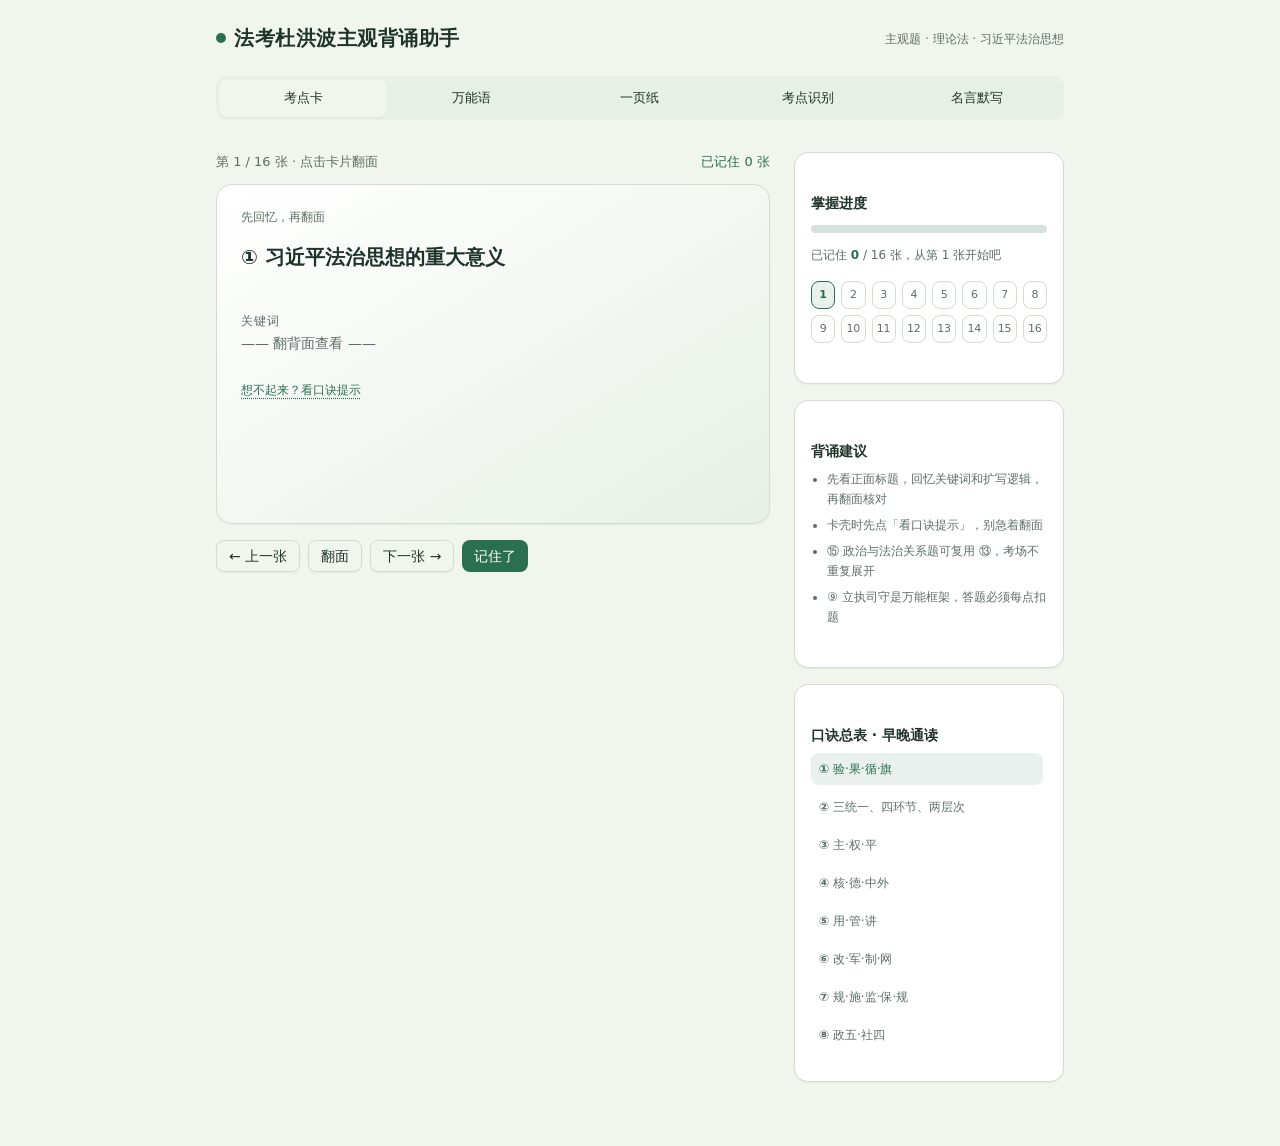
<file: index.html>
<!doctype html>
<html lang="en">
  <head>
    <meta charset="UTF-8" />
    <meta name="viewport" content="width=device-width, initial-scale=1.0" />
    <title>法考杜洪波主观背诵助手</title>
    <script type="module" crossorigin src="./assets/index-DwBcr4cQ.js"></script>
    <link rel="stylesheet" crossorigin href="./assets/index-COk5KhuN.css">
  </head>
  <body>
    <div id="root"></div>
  </body>
</html>
</file>
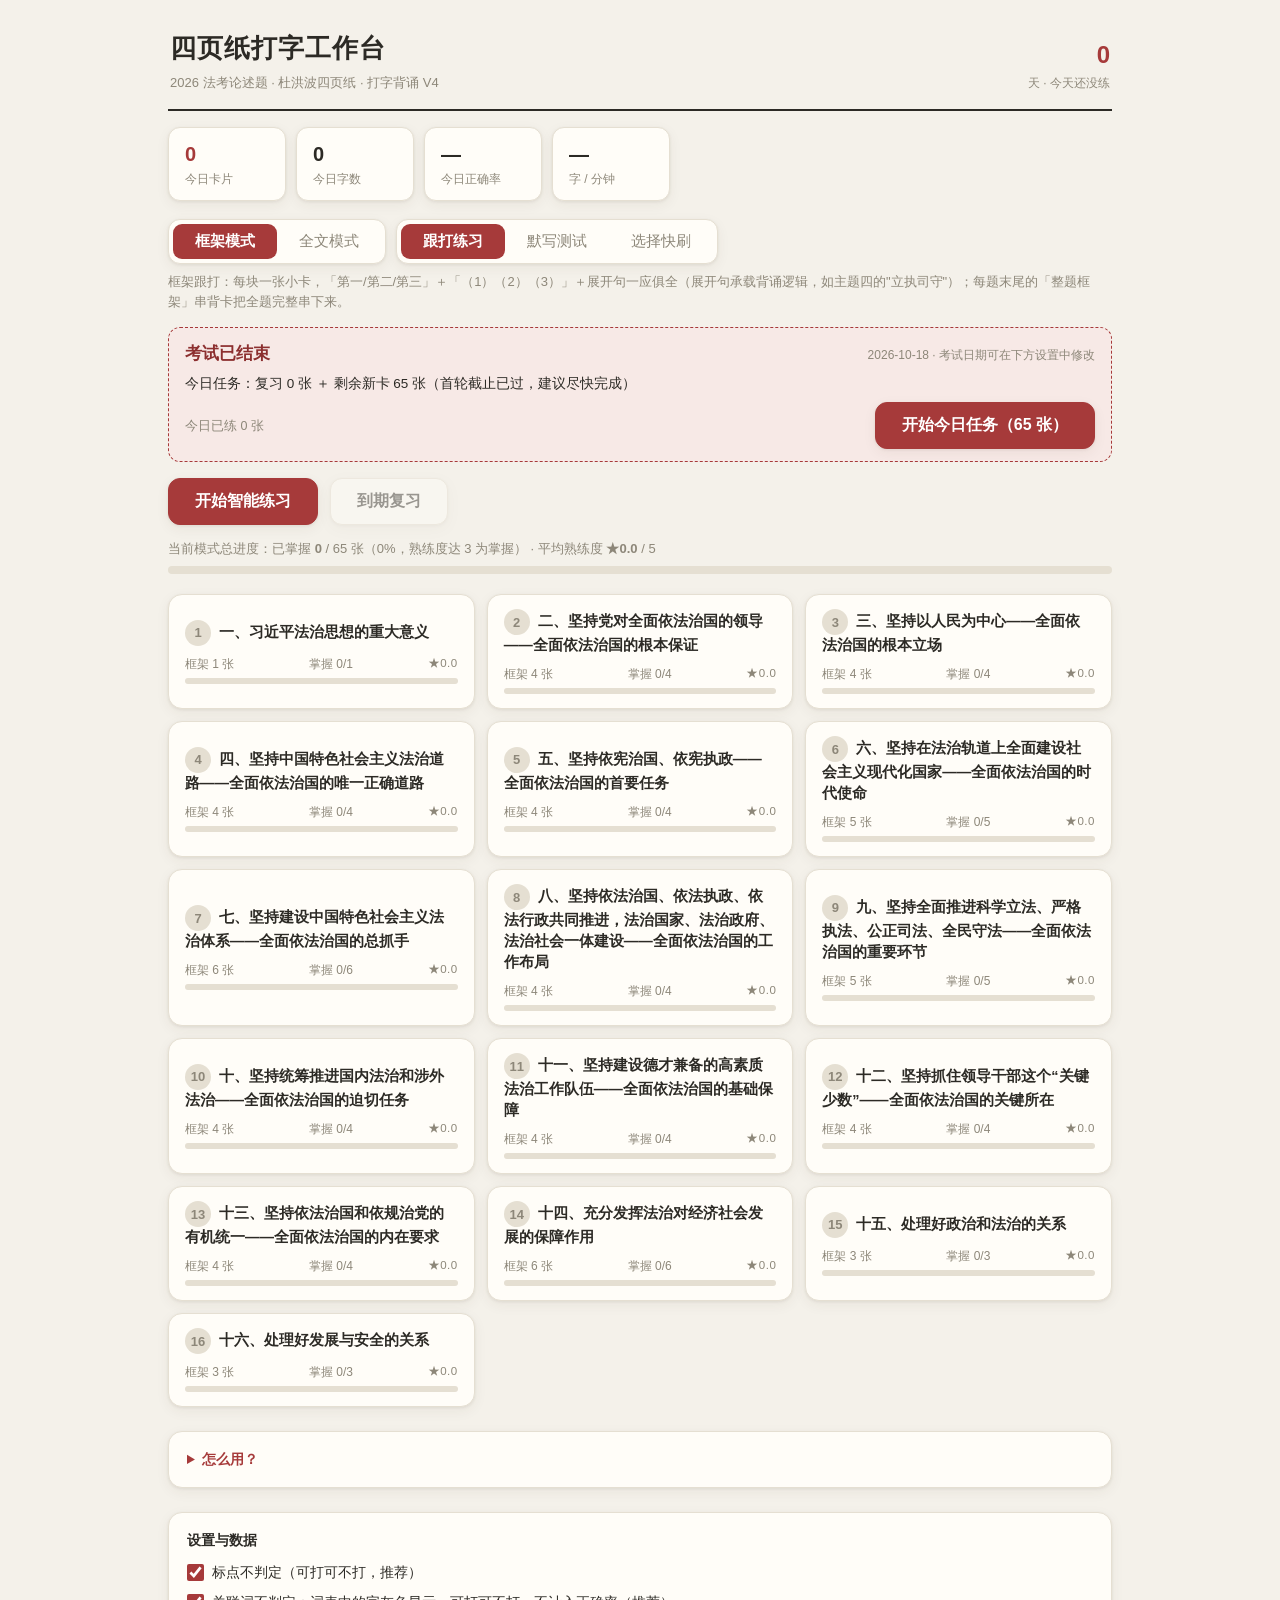
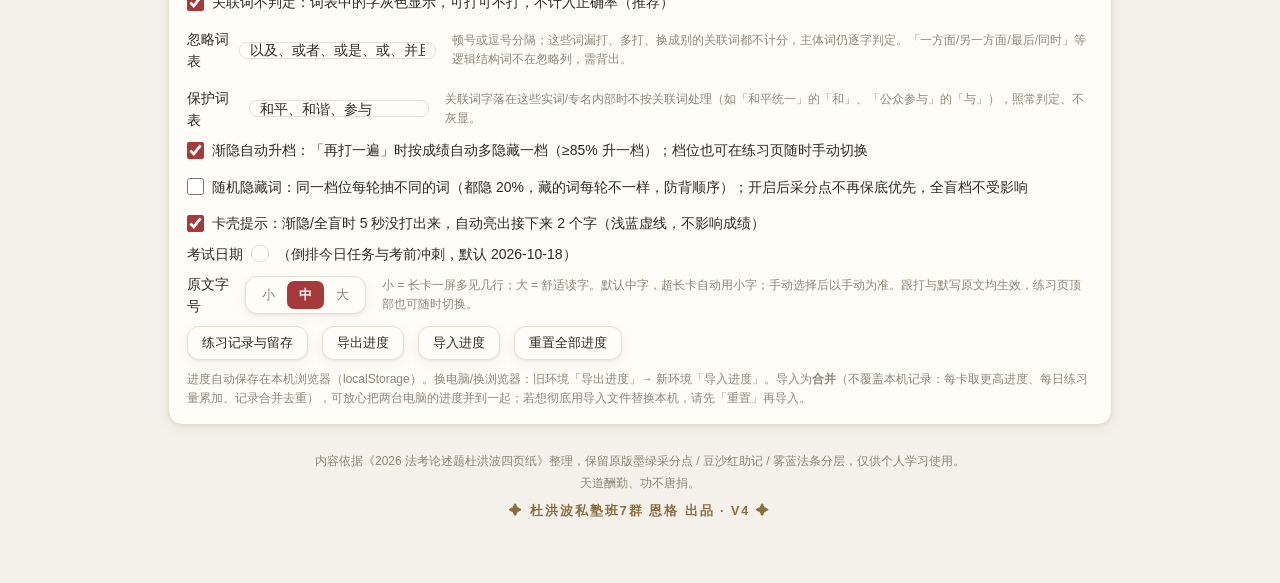
<file: typing.html>
<!DOCTYPE html>
<html lang="zh-CN">
<head>
<meta charset="UTF-8">
<meta name="viewport" content="width=device-width, initial-scale=1">
<title>法考四页纸打字工作台 V4</title>
<style>
:root{
  --bg:#f4f1ea; --surface:#fffdf8; --ink:#2c2a25; --muted:#8d8779;
  --line:#e5dfd2; --accent:#a63a3a; --accent-dark:#8c2f2f; --accent-bg:#f7e9e6;
  --green:#1e6b45; --green-bg:#e9f4ed; --blue:#31607d; --blue-bg:#e9f1f6;
  --rose:#a85560; --rose-bg:#f7ecee; --ok-dim:#a9b5aa; --bad:#c0392b;
  --shadow:0 1px 3px rgba(60,50,30,.08),0 4px 14px rgba(60,50,30,.06);
}
*{box-sizing:border-box;margin:0;padding:0}
html{-webkit-text-size-adjust:100%}
body{
  background:var(--bg);color:var(--ink);min-height:100vh;
  font-family:-apple-system,BlinkMacSystemFont,"PingFang SC","Hiragino Sans GB","Microsoft YaHei","Noto Sans SC",sans-serif;
  font-size:15px;line-height:1.6;
}
.hidden{display:none !important}
button{font-family:inherit;cursor:pointer;border:none;background:none;color:inherit}
.wrap{max-width:980px;margin:0 auto;padding:22px 18px 60px}

/* ============ 首页 ============ */
.home-head{display:flex;justify-content:space-between;align-items:flex-end;gap:14px;padding:6px 2px 16px;border-bottom:2px solid var(--ink)}
.brand h1{font-size:26px;letter-spacing:1px}
.brand .sub{color:var(--muted);font-size:13px;margin-top:3px}
.streak-box{text-align:right;flex-shrink:0}
.streak-num{font-size:24px;font-weight:700;color:var(--accent)}
.streak-label{font-size:12px;color:var(--muted)}

.today-strip{display:flex;flex-wrap:wrap;gap:10px;margin:16px 0}
.stat-chip{background:var(--surface);border:1px solid var(--line);border-radius:12px;padding:10px 16px;min-width:118px;box-shadow:var(--shadow)}
.stat-chip .v{font-size:20px;font-weight:700}
.stat-chip .k{font-size:12px;color:var(--muted)}
.stat-chip.today-done .v{color:var(--accent)}

.mode-row{margin:18px 0 6px}
.seg{display:inline-flex;background:var(--surface);border:1px solid var(--line);border-radius:12px;padding:4px;box-shadow:var(--shadow)}
.seg button{padding:8px 22px;border-radius:9px;font-size:15px;color:var(--muted);transition:all .15s}
.seg button.on{background:var(--accent);color:#fff;font-weight:600}
.mode-desc{font-size:13px;color:var(--muted);margin-top:8px}

.action-row{display:flex;gap:12px;margin:16px 0 8px;flex-wrap:wrap}
.plan-box{border:1.5px dashed var(--accent);border-radius:12px;padding:12px 16px;margin:14px 0 0;
  background:var(--accent-bg);display:flex;flex-direction:column;gap:7px}
.plan-top{display:flex;justify-content:space-between;align-items:baseline;flex-wrap:wrap;gap:6px}
.plan-cd{font-size:17px;font-weight:800;color:var(--accent-dark)}
.plan-date{font-size:12px;color:var(--muted)}
.plan-task{font-size:13.5px;color:var(--ink);line-height:1.55}
.plan-foot{display:flex;justify-content:space-between;align-items:center;gap:10px;flex-wrap:wrap}
.plan-done{font-size:12.5px;color:var(--muted)}
#examDate{border:1px solid var(--line);border-radius:8px;padding:5px 8px;font:inherit;
  background:var(--surface);color:var(--ink)}
.btn{display:inline-flex;align-items:center;gap:8px;padding:12px 26px;border-radius:12px;font-size:16px;font-weight:600;
  background:var(--surface);border:1.5px solid var(--line);color:var(--ink);transition:all .15s;box-shadow:var(--shadow)}
.btn:hover{border-color:var(--accent);color:var(--accent)}
.btn.primary{background:var(--accent);border-color:var(--accent);color:#fff}
.btn.primary:hover{background:var(--accent-dark);color:#fff}
.btn:disabled{opacity:.45;cursor:default}
.btn.small{padding:7px 14px;font-size:13px;font-weight:500}

.overall{margin:14px 0 20px;font-size:13px;color:var(--muted)}
.overall .bar{height:8px;background:var(--line);border-radius:4px;overflow:hidden;margin-top:6px}
.overall .bar i{display:block;height:100%;background:linear-gradient(90deg,var(--accent),#c98a3a);border-radius:4px;transition:width .3s}

.topic-grid{display:grid;grid-template-columns:repeat(auto-fill,minmax(290px,1fr));gap:12px}
.topic-card{background:var(--surface);border:1px solid var(--line);border-radius:14px;padding:14px 16px;box-shadow:var(--shadow);
  cursor:pointer;transition:all .15s;text-align:left;display:block;width:100%}
.topic-card:hover{transform:translateY(-2px);border-color:var(--accent)}
.t-num{display:inline-flex;align-items:center;justify-content:center;width:26px;height:26px;border-radius:50%;
  background:var(--line);color:var(--muted);font-size:13px;font-weight:700;margin-right:8px;vertical-align:middle}
.t-num.started{background:var(--accent-bg);color:var(--accent)}
.t-num.mastered{background:var(--green-bg);color:var(--green)}
.t-title{font-size:14.5px;font-weight:600;line-height:1.45;display:inline;vertical-align:middle}
.t-meta{display:flex;justify-content:space-between;font-size:12px;color:var(--muted);margin:10px 0 5px}
.t-bar{height:6px;background:var(--line);border-radius:3px;overflow:hidden}
.t-bar i{display:block;height:100%;background:var(--green);border-radius:3px;transition:width .3s}

.howto{margin:24px 0;background:var(--surface);border:1px solid var(--line);border-radius:14px;padding:4px 18px;box-shadow:var(--shadow)}
.howto summary{cursor:pointer;padding:12px 0;font-weight:600;font-size:14px;color:var(--accent)}
.howto ol{padding:0 0 12px 20px;color:var(--muted);font-size:13.5px}
.howto li{margin:5px 0}
.howto b{color:var(--ink)}

.settings{margin:24px 0;background:var(--surface);border:1px solid var(--line);border-radius:14px;padding:16px 18px;box-shadow:var(--shadow)}
.settings h3{font-size:14px;margin-bottom:10px}
.settings .row{display:flex;align-items:center;gap:14px;flex-wrap:wrap;margin:8px 0}
.switch{display:inline-flex;align-items:center;gap:8px;font-size:14px;cursor:pointer;user-select:none}
.switch input{width:17px;height:17px;accent-color:var(--accent)}
.fine{font-size:12px;color:var(--muted);margin-top:10px}
footer{color:var(--muted);font-size:12px;text-align:center;margin-top:26px;line-height:1.8}
footer .sig{display:inline-block;margin-top:6px;font-size:12.5px;letter-spacing:2px;color:#8a6d3b;font-weight:600}

/* ============ 练习页 ============ */
.p-top{display:flex;align-items:center;gap:14px;padding:4px 0 12px;border-bottom:2px solid var(--ink)}
.p-back{font-size:14px;color:var(--muted);padding:6px 10px;border-radius:8px}
.p-back:hover{background:var(--line);color:var(--ink)}
.p-info{flex:1;min-width:0;display:flex;align-items:center;gap:10px}
.p-nav{display:flex;gap:6px;flex-shrink:0}
.p-nav-btn{font-size:13px;padding:6px 12px;border-radius:8px;border:1px solid var(--line);
  background:var(--surface);color:var(--ink);cursor:pointer;white-space:nowrap}
.p-nav-btn:hover{background:var(--line)}
.p-nav-btn:disabled{opacity:.35;cursor:default}
.p-topic{font-size:15px;font-weight:600;white-space:nowrap;overflow:hidden;text-overflow:ellipsis}
.p-pos{font-size:13px;color:var(--muted);white-space:nowrap}
.badge{flex-shrink:0;font-size:12px;padding:3px 10px;border-radius:20px;background:var(--accent-bg);color:var(--accent);font-weight:600}
.lv-badge{background:var(--surface);border:1px solid var(--line);color:var(--ink);letter-spacing:1px;cursor:help}
.t-lv{font-size:11.5px;color:var(--muted);letter-spacing:.5px}

.p-hints{display:flex;flex-wrap:wrap;gap:8px;margin:10px 0 8px}
.fade-row{display:flex;align-items:center;gap:10px;flex-wrap:wrap;margin:8px 0 4px}
.fade-row-label{font-size:13px;font-weight:600;color:var(--muted)}
.fade-row-note{font-size:12px;color:var(--muted)}
.seg-sm button{padding:5px 12px;font-size:13px;border-radius:7px}
.hint-chip{font-size:14.5px;padding:6px 14px;border-radius:8px;line-height:1.55}
.hint-chip.logic{background:var(--rose-bg);color:var(--rose)}
.hint-chip.law{background:var(--blue-bg);color:var(--blue)}
.hint-chip.note{background:#efede6;color:var(--muted)}
.hint-chip b{font-weight:700;margin-right:2px}

.p-progress{height:7px;background:var(--line);border-radius:4px;overflow:hidden;margin:12px 0 4px}
.p-progress i{display:block;height:100%;width:0;background:linear-gradient(90deg,var(--accent),#c98a3a);transition:width .12s}

.p-text-wrap{position:relative;background:var(--surface);border:1px solid var(--line);border-radius:14px;box-shadow:var(--shadow);
  max-height:44vh;overflow-y:auto;padding:20px 24px;margin:12px 0;scroll-behavior:smooth}
.p-text{font-size:clamp(19px,2.5vw,23px);line-height:2.2;letter-spacing:.5px;word-break:break-all}
.p-text-wrap.fs-s .p-text{font-size:clamp(15px,1.9vw,17.5px);line-height:1.95}
.p-text-wrap.fs-l .p-text{font-size:clamp(22px,3vw,28px);line-height:2.3}
.p-text-wrap.fs-s .p-input{font-size:15px}
.p-text-wrap.fs-l .p-input{font-size:19px}
.f-note{font-size:12px;color:var(--muted);font-weight:400;margin-left:8px}
.recall-skel{font-size:clamp(15px,1.9vw,18px);line-height:2;color:var(--ink);word-break:break-all}
.ch{border-radius:4px;padding:1px 0;transition:background .08s,color .08s}
.sk-cut{color:#b9b2a2;font-weight:700;padding:0 3px;user-select:none;cursor:help}
.ch.kw{color:#155a39;box-shadow:inset 0 -3px 0 rgba(30,107,69,.22)}
.ch.ok{color:var(--ok-dim)}
.ch.ok.kw{color:#8fb5a0}
.ch.rv{color:#3b82c4;border-bottom:2px dashed #3b82c4;font-weight:700}
.ch.rv.ok{color:#3b82c4}
.ch.bad{background:var(--bad);color:#fff;font-weight:700}
.ch.auto{color:#b9b2a2}
.ch.ig{color:#b3ab96}
.rc-skel .ig{color:#c9c2b2}
.ch.cur{background:#f3d47e;box-shadow:inset 0 -3px 0 rgba(166,58,58,.55)}

.p-stats{display:flex;gap:16px;flex-wrap:wrap;font-size:13px;color:var(--muted);margin:8px 2px}
.p-stats b{color:var(--ink);font-variant-numeric:tabular-nums}

.p-input-wrap{margin-top:6px}
#pInput{display:block;width:100%;min-height:96px;max-height:240px;resize:none;overflow-y:auto;
  font-size:17px;line-height:1.9;letter-spacing:.5px;padding:12px 16px;border:2px solid var(--line);border-radius:12px;
  background:var(--surface);color:var(--ink);outline:none;font-family:inherit;transition:border-color .15s;word-break:break-all}
#pInput:focus{border-color:var(--accent)}
#pInput:read-only{background:#f0ede4;color:var(--muted)}
.p-actions{display:flex;gap:10px;margin-top:10px}
.recall-cover{background:var(--surface);border:1.5px dashed var(--line);border-radius:14px;box-shadow:var(--shadow);
  min-height:190px;display:flex;flex-direction:column;align-items:center;justify-content:center;gap:14px;
  margin:12px 0;text-align:center;padding:24px}
.recall-cover .rc-big{font-size:19px;font-weight:700;letter-spacing:3px;color:var(--muted)}
.recall-cover .rc-sub{font-size:13px;color:var(--muted)}
.rc-head{display:flex;align-items:center;gap:10px;flex-wrap:wrap;justify-content:center}
.rc-level{font-size:12.5px;padding:3px 12px;border-radius:20px;background:var(--accent-bg);color:var(--accent);font-weight:600}
.rc-skel-wrap{width:100%;max-height:230px;overflow-y:auto;background:#faf7f0;border:1px solid var(--line);border-radius:10px;padding:12px 16px;text-align:left}
.rc-skel{font-size:17px;line-height:2.05;letter-spacing:.5px;word-break:break-all}
.rc-skel .kw{color:var(--green);font-weight:700}
.rc-skel .dot{color:#d9d3c5}
.rc-foot{display:flex;align-items:center;justify-content:space-between;gap:10px;flex-wrap:wrap;width:100%}
.hint-row{display:flex;align-items:center;gap:10px;flex-wrap:wrap;margin-top:10px}
.hint-row-label{font-size:13px;font-weight:600;color:var(--muted)}
.hint-row-note{font-size:12px;color:var(--muted)}
.resume-box{display:flex;align-items:center;justify-content:space-between;gap:12px;flex-wrap:wrap;
  margin-top:12px;padding:12px 16px;border:1.5px dashed var(--accent);border-radius:12px;background:var(--accent-bg)}
.resume-info{font-size:13.5px;color:var(--ink);display:flex;flex-direction:column;gap:3px}
.resume-info b{font-size:15px;color:var(--accent)}
.resume-info span{color:var(--muted);font-size:12.5px}
.resume-btns{display:flex;gap:8px;flex-wrap:wrap}
.btn.ghost{background:transparent;border:1px solid var(--line);color:var(--muted)}
.seg-row{display:flex;gap:10px;flex-wrap:wrap}
.ch.hit{color:var(--green);font-weight:600}
.ch.miss{background:#f6d4d0;color:var(--bad);font-weight:700}
.ch.mask{color:#c9c2b2;background:#f1ede3;border-radius:3px}
.r-err .miss-text{flex:1;color:var(--bad);font-weight:700;word-break:break-all;line-height:1.6}
.p-tip{font-size:12.5px;color:var(--muted);margin-top:8px}
.p-tip b{color:var(--green)}

/* ============ 选择快刷 ============ */
.q-combo{flex-shrink:0;font-size:14px;font-weight:800;color:var(--accent);white-space:nowrap;
  background:var(--accent-bg);border-radius:20px;padding:4px 14px;transition:transform .15s}
.q-combo:empty{display:none}
.q-combo.pop{animation:comboPop .25s}
@keyframes comboPop{0%{transform:scale(1)}45%{transform:scale(1.28)}100%{transform:scale(1)}}
.q-card{background:var(--surface);border:1px solid var(--line);border-radius:16px;
  padding:26px 26px 20px;margin-top:16px;box-shadow:0 3px 14px rgba(30,20,5,.05)}
.q-text{font-size:19px;line-height:2.1;color:var(--ink);word-break:break-all}
.q-text .q-ctx{color:var(--muted)}
.q-blank{display:inline;min-width:2.5em;border-bottom:2.5px solid var(--accent);padding:0 .3em;
  font-weight:700;color:var(--accent);letter-spacing:.05em;transition:color .2s,border-color .2s}
.q-blank.ok{color:var(--green);border-color:var(--green)}
.q-blank.no{color:var(--bad);border-color:var(--bad)}
.q-choices{display:grid;grid-template-columns:1fr 1fr;gap:12px;margin-top:22px}
.q-choice{text-align:left;font:inherit;font-size:16.5px;line-height:1.5;padding:13px 18px;
  background:var(--surface);border:1.5px solid var(--line);border-radius:12px;cursor:pointer;
  color:var(--ink);transition:border-color .15s,background .15s,transform .1s}
.q-choice:hover:not(:disabled){border-color:var(--accent);background:var(--accent-bg)}
.q-choice:active:not(:disabled){transform:scale(.98)}
.q-choice:disabled{cursor:default;opacity:.92}
.q-choice .qc-idx{display:inline-block;font-size:12px;font-weight:700;color:var(--muted);
  border:1px solid var(--line);border-radius:6px;padding:1px 7px;margin-right:9px}
.q-choice.correct{border-color:var(--green);background:#eef5e9;color:var(--green);font-weight:700}
.q-choice.correct .qc-idx{color:var(--green);border-color:var(--green)}
.q-choice.wrong{border-color:var(--bad);background:#f9e7e4;color:var(--bad);font-weight:700;
  animation:shake .3s}
.q-choice.wrong .qc-idx{color:var(--bad);border-color:var(--bad)}
@keyframes shake{0%,100%{transform:translateX(0)}25%{transform:translateX(-5px)}75%{transform:translateX(5px)}}
.q-tip{font-size:12.5px;color:var(--muted);margin:16px 0 0;text-align:center}
.q-result{background:var(--surface);border:1px solid var(--line);border-radius:16px;
  padding:26px;margin-top:16px;text-align:center}
.q-big{font-size:42px;font-weight:900;color:var(--accent);letter-spacing:1px}
.q-line{font-size:14px;color:var(--muted);margin:8px 0 14px;white-space:pre-line}
.q-wrong{text-align:left;font-size:13.5px;line-height:1.8;color:var(--ink);
  border-top:1px dashed var(--line);padding-top:12px}
.q-wrong .qw-item{margin-bottom:6px}
.q-wrong .qw-ans{color:var(--green);font-weight:700}
.q-btns{display:flex;gap:12px;justify-content:center;margin-top:18px;flex-wrap:wrap}

/* ============ 结果浮层 ============ */
.overlay{position:fixed;inset:0;background:rgba(38,34,27,.48);backdrop-filter:blur(2px);
  display:flex;align-items:center;justify-content:center;padding:20px;z-index:50}
.result-card{background:var(--surface);border-radius:18px;padding:26px 30px;max-width:560px;width:100%;
  box-shadow:0 18px 50px rgba(30,20,5,.3);max-height:88vh;overflow-y:auto}
.result-card h2{font-size:20px;margin-bottom:4px}
.result-card .r-sub{font-size:13px;color:var(--muted);margin-bottom:16px}
.r-grid{display:grid;grid-template-columns:repeat(4,1fr);gap:10px;margin-bottom:16px}
.r-cell{background:var(--bg);border-radius:10px;padding:10px 6px;text-align:center}
.r-cell .v{font-size:19px;font-weight:700;font-variant-numeric:tabular-nums}
.r-cell .k{font-size:11.5px;color:var(--muted)}
.r-cell.good .v{color:var(--green)} .r-cell.warn .v{color:var(--accent)}
.r-errs{border:1px solid var(--line);border-radius:10px;max-height:180px;overflow-y:auto;margin-bottom:16px}
.r-errs .r-err{display:flex;align-items:center;gap:10px;padding:7px 14px;font-size:14px;border-bottom:1px solid var(--line)}
.r-errs .r-err:last-child{border-bottom:none}
.r-err .pos{color:var(--muted);font-size:12px;min-width:58px}
.r-err .exp{color:var(--green);font-weight:700}
.r-err .arrow{color:var(--muted)}
.r-err .got{color:var(--bad);font-weight:700;text-decoration:line-through}
.r-empty{padding:12px 14px;font-size:13px;color:var(--muted)}
.r-adv{font-size:13px;color:var(--accent);margin-bottom:12px}
.r-btns{display:flex;gap:10px;flex-wrap:wrap}
.r-btns .btn{flex:1;justify-content:center;padding:11px 10px;font-size:15px}
.r-diff{margin-bottom:16px;border:1px solid var(--line);border-radius:12px;overflow:hidden}
.rd-head{display:flex;justify-content:space-between;align-items:center;padding:8px 14px;background:var(--bg);
  font-size:12.5px;color:var(--muted);border-bottom:1px solid var(--line)}
.rd-toggle{cursor:pointer;user-select:none;color:var(--accent);font-weight:600}
.rd-body{max-height:220px;overflow-y:auto;padding:12px 14px}
.rd-body .rd-label{font-size:11.5px;color:var(--muted);margin-bottom:6px;letter-spacing:1px}
.rd-body .rd-text{font-size:15.5px;line-height:1.95;word-break:break-all;margin-bottom:12px}
.rd-body .rd-text:last-child{margin-bottom:0}
.rd-text .hit{color:var(--green);font-weight:600}
.rd-text .miss{background:#f6d4d0;color:var(--bad);font-weight:700}
.rd-text .auto{color:var(--muted)}
.rd-text .mok{color:var(--ink)}
.rd-text .merr{color:var(--bad);text-decoration:line-through;font-weight:700}
.rd-empty-line{font-size:13px;color:var(--muted)}
/* 练习记录页 */
.rec-total{display:grid;grid-template-columns:repeat(5,1fr);gap:10px;margin-bottom:18px}
.rec-tabs{display:flex;gap:8px;margin-bottom:16px}
.rec-tabs .seg{flex:0 0 auto}
.rec-day{border:1px solid var(--line);border-radius:12px;margin-bottom:12px;overflow:hidden}
.rec-day-head{display:flex;align-items:center;gap:12px;padding:10px 16px;background:var(--bg);font-size:13.5px;flex-wrap:wrap}
.rec-day-head b{font-size:15px}
.rec-day-head .muted{color:var(--muted)}
.rec-item{display:flex;align-items:center;gap:10px;padding:8px 16px;font-size:13.5px;border-top:1px solid var(--line);flex-wrap:wrap}
.rec-item .ri-name{flex:1;min-width:200px}
.rec-item .ri-badge{font-size:11px;color:var(--muted);background:var(--bg);padding:2px 8px;border-radius:10px;white-space:nowrap}
.rec-item .ri-acc{font-weight:700;min-width:52px;text-align:right;font-variant-numeric:tabular-nums}
.rec-item .ri-meta{color:var(--muted);font-size:12px;min-width:150px;text-align:right}
.acc-good{color:var(--green)} .acc-mid{color:var(--accent)} .acc-bad{color:var(--bad)}
.rec-topic{margin:20px 0 8px;font-size:15px;font-weight:700}
.rec-card-row{display:flex;align-items:center;gap:10px;padding:9px 14px;border:1px solid var(--line);border-radius:10px;
  margin-bottom:6px;font-size:13.5px;flex-wrap:wrap;background:var(--surface)}
.rec-card-row .ri-name{flex:1;min-width:220px}
.rec-card-row .lv{color:var(--accent);letter-spacing:1px;min-width:66px}
.forgot{background:var(--accent-bg);border-color:#ecc7c1!important}
.forgot .tag-forgot{font-size:11px;color:var(--accent);border:1px solid var(--accent);padding:1px 7px;border-radius:9px;white-space:nowrap}
.ri-due{font-size:11.5px;color:var(--muted);white-space:nowrap}
.never{opacity:.62}
kbd{background:var(--bg);border:1px solid var(--line);border-bottom-width:2px;border-radius:5px;
  padding:1px 6px;font-size:11.5px;font-family:inherit;color:var(--muted)}

/* toast */
#toast{position:fixed;left:50%;bottom:36px;transform:translateX(-50%) translateY(20px);
  background:var(--ink);color:#fff;padding:11px 22px;border-radius:24px;font-size:14px;
  opacity:0;pointer-events:none;transition:all .25s;z-index:99;max-width:86vw;text-align:center}
#toast.show{opacity:1;transform:translateX(-50%) translateY(0)}

@media (max-width:640px){
  .r-grid{grid-template-columns:repeat(2,1fr)}
  .home-head{flex-direction:column;align-items:flex-start}
  .streak-box{text-align:left}
  .p-text{line-height:2.05}
}
</style>
<meta name="author" content="恩格 (Engels)">
</head>
<body>

<!-- ================= 首页 ================= -->
<div id="viewHome" class="wrap">
  <header class="home-head">
    <div class="brand">
      <h1>四页纸打字工作台</h1>
      <p class="sub">2026 法考论述题 · 杜洪波四页纸 · 打字背诵 V4</p>
    </div>
    <div class="streak-box">
      <div class="streak-num" id="streakNum">0</div>
      <div class="streak-label" id="streakLabel">天 · 还没开始</div>
    </div>
  </header>

  <div class="today-strip" id="todayStrip"></div>

  <div class="mode-row">
    <div class="seg-row">
      <div class="seg" id="modeSeg">
        <button data-mode="fw">框架模式</button>
        <button data-mode="full">全文模式</button>
      </div>
      <div class="seg" id="methodSeg">
        <button data-method="follow">跟打练习</button>
        <button data-method="recall">默写测试</button>
        <button data-method="select">选择快刷</button>
      </div>
    </div>
    <div class="hint-row hidden" id="hintRow">
      <span class="hint-row-label">默写难度</span>
      <div class="seg" id="hintSeg">
        <button data-hint="auto">自动（推荐）</button>
        <button data-hint="kw">关键词</button>
        <button data-hint="first">首字</button>
        <button data-hint="blind">全盲</button>
      </div>
      <span class="hint-row-note">自动 = 按熟练度阶梯：0–1 露关键词 → 2 露首字 → 3+ 全盲</span>
    </div>
    <p class="mode-desc" id="modeDesc"></p>
    <div class="resume-box hidden" id="resumeBox">
      <div class="resume-info">
        <b id="resumeName">练习</b>
        <span id="resumeInfo"></span>
      </div>
      <div class="resume-btns">
        <button class="btn small" id="btnResumeGo">继续上次练习</button>
        <button class="btn small ghost" id="btnResumeDrop">放弃，从头开始</button>
      </div>
    </div>
  </div>

  <div class="plan-box hidden" id="planBox">
    <div class="plan-top">
      <span class="plan-cd" id="planCd"></span>
      <span class="plan-date" id="planDate"></span>
    </div>
    <div class="plan-task" id="planTask"></div>
    <div class="plan-foot">
      <span class="plan-done" id="planDone"></span>
      <button class="btn primary" id="btnTask">开始今日任务</button>
    </div>
  </div>

  <div class="action-row">
    <button class="btn primary" id="btnSmart">开始智能练习</button>
    <button class="btn" id="btnReview">到期复习</button>
  </div>

  <div class="overall" id="overallBox"></div>
  <div class="topic-grid" id="topicGrid"></div>

  <details class="howto">
    <summary>怎么用？</summary>
    <ol>
      <li><b>选内容 + 选方式</b>：框架 = 把主题拆成一块一块的小卡（每块含中心句＋「（1）（2）（3）」＋「一方面/另一方面/最后」展开句，逐块细练），每题末尾再给一张「整题框架」串背大卡；全文 = 每个主题<b>只有一张大卡</b>，即整题完整全文（标题＋全部块），一次背下整篇——块级细练归框架、整篇通背归全文。绿色下划线为原版墨绿采分点。跟打 = 照着原文打，默写测试 = 卡片式闭卷，隐藏原文凭记忆写，写完对比、漏打标红。</li>
      <li><b>标点不判定</b>：默认开启，标点可打可不打、不计分；关闭后需完整正确输入标点。</li>
      <li><b>今日任务（考前倒排）</b>：设定考试日期（默认 2026-10-18）后，首页显示倒计时和今日任务——到期复习＋按计划的新卡配额；首轮截止考前 8 天，之后转入纯复习冲刺。所有复习间隔自动收口到考试前（超出考试的压到考前 1–4 天），保证每张卡考前都过几遍。</li>
      <li><b>熟练度在哪看</b>：练习页顶部徽标（★☆☆ 2/5 · 复习安排）、每张卡成绩弹层第一行（熟练度变化＋下次复习）、首页总进度「平均熟练度 ★X.X」与各主题卡的「★X.X」、以及「练习记录与留存 → 卡片留存」里每张卡的星级明细。</li>
      <li><b>选择快刷（累了就来）</b>：方式选「选择快刷」后点智能练习——<b>只从已学过的卡抽题，跟随学习进度</b>：今天该复习的排最前，巩固中（未满 3 星）的次之，已掌握的垫底；<b>没学过的卡不抽</b>，不会出现没见过的内容。每题挖掉一个采分点，四选一（键盘 <kbd>1-4</kbd> / <kbd>ABCD</kbd>），干扰项是四页纸里其他易混采分点；连击计数，答错自动重做，答对 2 次的题轮换。题目位置标注来源（今日该复习/巩固中/已掌握），结束面板显示本组抽题构成。</li>
      <li><b>记忆调度（记忆曲线）</b>：正确率 / 覆盖率 ≥95% 熟练度 +1 且复习间隔升一档（1→2→4→7→15→30 天），&lt;85% 掉级并回到 1 天；「到期复习」= 到期/逾期卡片（最欠的排最前）＋ 今天低于 90% 的卡，智能练习也会优先安排到期卡。每张卡的成绩弹层都会标注熟练度变化和下次复习时间。</li>
      <li><b>默写难度阶梯</b>：提示随熟练度自动减弱——新卡露<b>关键词</b>，熟练度 2 只露<b>首字</b>，3+ <b>全盲</b>；也可在首页手动指定难度。</li>
      <li><b>成绩回看</b>：每卡成绩弹层内置「原文对照」——原文高亮（绿=命中/打对，红=漏打/打错）＋你的默写原样并列，可收起展开；首页「练习记录与留存」可看每日明细与每卡熟练度，每张卡标注下次复习时间，到期/逾期的标红。</li>
      <li><b>渐隐跟打</b>：练习页「渐隐档位」选择器可随时切换 全文 / 隐20% / 40% / 60% / 80% / 全盲，点击立即生效并作为后续卡片默认；「再打一遍」按成绩自动升一档（≥85%）。<b>按整词隐藏，绝不藏半个词</b>：「法治」「制度」这样的词要么整词藏、要么整词留。隐藏顺序：<b>采分点（绿色关键词）最先藏——那正是要背出来的</b>，衔接词次之，结构词（第X/（N））全盲才藏；「□」处凭记忆打，打对即亮绿。设置里可开<b>「随机隐藏词」</b>：同一档位每轮随机抽词（都隐 20% 但藏的词不同，防背顺序），采分点不再保底优先，换卡/再打一遍都会换一批；同轮内升档只增不减。<b>卡壳提示</b>：渐隐/全盲时 5 秒没打出来，自动亮出接下来 2 个字（浅蓝虚线标记，不影响正确率；成绩单会统计「卡壳提示」字数，可在设置中关闭）。</li>
      <li><b>操作</b>：输入框多行自动增高，回车不换行；练习页右上「‹ 上一张 / 下一张 ›」可随时切换卡片（<kbd>Alt+←</kbd> / <kbd>Alt+→</kbd>，切换不计成绩）；默写模式 <kbd>Ctrl+Enter</kbd> 对比原文，<kbd>Esc</kbd> 随时退出并保存断点，首页可「继续上次练习」。</li>
    </ol>
  </details>

  <div class="settings">
    <h3>设置与数据</h3>
    <div class="row">
      <label class="switch"><input type="checkbox" id="optSkip"> 标点不判定（可打可不打，推荐）</label>
    </div>
    <div class="row">
      <label class="switch"><input type="checkbox" id="optFiller"> 关联词不判定：词表中的字灰色显示，可打可不打，不计入正确率（推荐）</label>
      <label class="switch">忽略词表
        <input type="text" id="fillerWords" style="width:230px;border:1px solid var(--line);border-radius:8px;padding:5px 10px;font:inherit;background:var(--surface);color:var(--ink)">
        <span class="f-note">顿号或逗号分隔；这些词漏打、多打、换成别的关联词都不计分，主体词仍逐字判定。「一方面/另一方面/最后/同时」等逻辑结构词不在忽略列，需背出。</span>
      </label>
      <label class="switch">保护词表
        <input type="text" id="fillerProtect" style="width:180px;border:1px solid var(--line);border-radius:8px;padding:5px 10px;font:inherit;background:var(--surface);color:var(--ink)">
        <span class="f-note">关联词字落在这些实词/专名内部时不按关联词处理（如「和平统一」的「和」、「公众参与」的「与」），照常判定、不灰显。</span>
      </label>
    </div>
    <div class="row">
      <label class="switch"><input type="checkbox" id="optFade"> 渐隐自动升档：「再打一遍」时按成绩自动多隐藏一档（≥85% 升一档）；档位也可在练习页随时手动切换</label>
      <label class="switch"><input type="checkbox" id="optRandomMask"> 随机隐藏词：同一档位每轮抽不同的词（都隐 20%，藏的词每轮不一样，防背顺序）；开启后采分点不再保底优先，全盲档不受影响</label>
      <label class="switch"><input type="checkbox" id="optStuck"> 卡壳提示：渐隐/全盲时 5 秒没打出来，自动亮出接下来 2 个字（浅蓝虚线，不影响成绩）</label>
    </div>
    <div class="row">
      <label class="switch">考试日期 <input type="date" id="examDate"> （倒排今日任务与考前冲刺，默认 2026-10-18）</label>
    </div>
    <div class="row">
      <label class="switch">原文字号
        <span class="seg seg-sm" id="fontSeg">
          <button data-fs="s">小</button>
          <button data-fs="m">中</button>
          <button data-fs="l">大</button>
        </span>
        <span class="f-note">小 = 长卡一屏多见几行；大 = 舒适读字。默认中字，超长卡自动用小字；手动选择后以手动为准。跟打与默写原文均生效，练习页顶部也可随时切换。</span>
      </label>
    </div>
    <div class="row">
      <button class="btn small" id="btnRecords">练习记录与留存</button>
      <button class="btn small" id="btnExport">导出进度</button>
      <button class="btn small" id="btnImport">导入进度</button>
      <button class="btn small" id="btnReset">重置全部进度</button>
      <input type="file" id="fileImport" accept=".json" hidden>
    </div>
    <p class="fine">进度自动保存在本机浏览器（localStorage）。换电脑/换浏览器：旧环境「导出进度」→ 新环境「导入进度」。导入为<b>合并</b>（不覆盖本机记录：每卡取更高进度、每日练习量累加、记录合并去重），可放心把两台电脑的进度并到一起；若想彻底用导入文件替换本机，请先「重置」再导入。</p>
  </div>

  <footer>内容依据《2026 法考论述题杜洪波四页纸》整理，保留原版墨绿采分点 / 豆沙红助记 / 雾蓝法条分层，仅供个人学习使用。<br>天道酬勤、功不唐捐。<br><span class="sig">✦ 杜洪波私塾班7群 恩格 出品 · V4 ✦</span></footer>
</div>

<!-- ================= 练习页 ================= -->
<div id="viewPractice" class="wrap hidden">
  <div class="p-top">
    <button class="p-back" id="btnBack">← 返回</button>
    <div class="p-info">
      <span class="p-topic" id="pTopic"></span>
      <span class="p-pos" id="pPos"></span>
      <span class="badge" id="pBadge"></span>
      <span class="badge lv-badge" id="pLevel" title="熟练度满 3 为掌握；复习安排见「练习记录与留存」"></span>
    </div>
    <div class="p-nav">
      <button class="p-nav-btn" id="btnPrev" title="上一张（Alt+←）">‹ 上一张</button>
      <button class="p-nav-btn" id="btnNavNext" title="下一张（Alt+→）">下一张 ›</button>
    </div>
  </div>
  <div class="fade-row hidden" id="fadeRow">
    <span class="fade-row-label">渐隐档位</span>
    <div class="seg seg-sm" id="fadeSeg">
      <button data-fz="0">全文</button>
      <button data-fz="1">隐20%</button>
      <button data-fz="2">隐40%</button>
      <button data-fz="3">隐60%</button>
      <button data-fz="4">隐80%</button>
      <button data-fz="5">全盲</button>
    </div>
    <span class="fade-row-note" id="fadeNote">整词隐藏：采分点先藏，结构词全盲才藏；点击立即切换，「再打一遍」自动升档</span>
  </div>
  <div class="fade-row" id="fsRow">
    <span class="fade-row-label">原文字号</span>
    <span class="seg seg-sm" id="fontSeg2">
      <button data-fs="s">小</button>
      <button data-fs="m">中</button>
      <button data-fs="l">大</button>
    </span>
    <span class="fade-row-note">跟打与默写均生效；超长卡自动用小字，手动选择后以手动为准</span>
  </div>
  <div class="p-progress" id="pBarWrap"><i id="pBar"></i></div>
  <div class="recall-cover hidden" id="recallCover">
    <div class="rc-head">
      <span class="rc-big">默写测试 · 原文已隐藏</span>
      <span class="rc-level" id="rcLevel"></span>
    </div>
    <div class="rc-skel-wrap hidden" id="rcSkelWrap"><div class="rc-skel" id="rcSkel"></div></div>
    <div class="rc-foot">
      <span class="rc-sub" id="rcSub"></span>
      <button class="btn small" id="btnPeek">偷看原文（本卡计为开卷）</button>
    </div>
  </div>
  <div class="p-text-wrap" id="pTextWrap"><div class="p-text" id="pText"></div></div>
  <div class="p-stats" id="pStats"></div>
  <div class="p-hints" id="pHints"></div>
  <div class="p-input-wrap">
    <textarea id="pInput" rows="3" autocomplete="off" autocapitalize="off" autocorrect="off" spellcheck="false" placeholder="在这里跟打原文…（支持任意中文输入法）"></textarea>
    <div class="p-actions hidden" id="recallActions">
      <button class="btn primary" id="btnCompare">对比原文 <kbd>Ctrl+Enter</kbd></button>
    </div>
    <p class="p-tip" id="pTip"></p>
  </div>
</div>

<!-- ================= 选择快刷页 ================= -->
<div id="viewSelect" class="wrap hidden">
  <div class="p-topbar">
    <button class="p-back" id="btnQuizBack">← 返回</button>
    <div class="p-info">
      <span class="p-topic" id="qTopic"></span>
      <span class="p-pos" id="qPos"></span>
    </div>
    <div class="q-combo" id="qCombo"></div>
  </div>
  <div class="q-card" id="qCard">
    <div class="q-text" id="qText"></div>
    <div class="q-choices" id="qChoices"></div>
    <p class="q-tip">选出挖空处的正确内容 · 答错会重做一遍</p>
  </div>
  <div class="q-result hidden" id="qResult">
    <div class="q-big" id="qBig"></div>
    <div class="q-line" id="qLine"></div>
    <div class="q-wrong" id="qWrong"></div>
    <div class="q-btns">
      <button class="btn primary" id="btnQuizAgain">再来一组</button>
      <button class="btn" id="btnQuizHome">返回首页</button>
    </div>
  </div>
</div>

<!-- ================= 练习记录页 ================= -->
<div id="viewRecords" class="wrap hidden">
  <div class="p-top">
    <button class="p-back" id="btnRecBack">← 返回</button>
    <div class="p-info"><span class="p-topic">练习记录与背诵留存</span></div>
  </div>
  <div class="rec-total" id="recTotal"></div>
  <div class="rec-tabs">
    <div class="seg" id="recSeg">
      <button data-rt="days">每日汇总</button>
      <button data-rt="cards">卡片留存</button>
    </div>
  </div>
  <div id="recBody"></div>
</div>

<!-- ================= 结果浮层 ================= -->
<div id="overlay" class="overlay hidden">
  <div class="result-card" id="resultCard">
    <h2 id="rTitle">本卡完成</h2>
    <p class="r-sub" id="rSub"></p>
    <div class="r-grid" id="rGrid"></div>
    <div class="r-diff hidden" id="rDiff">
      <div class="rd-head"><span>原文对照</span><span class="rd-toggle" id="rdToggle">收起</span></div>
      <div class="rd-body" id="rdBody"></div>
    </div>
    <div class="r-errs" id="rErrs"></div>
    <p class="r-adv hidden" id="rAdv"></p>
    <div class="r-btns">
      <button class="btn primary" id="btnNext">下一张 <kbd>Enter</kbd></button>
      <button class="btn" id="btnRedo">再打一遍</button>
      <button class="btn" id="btnEnd">结束返回</button>
    </div>
  </div>
</div>

<div id="toast"></div>

<script>
'use strict';
/* ================= 数据（由 extract_data.py 生成） ================= */
const DATA = [{"title":"一、习近平法治思想的重大意义","logic":"总结/成果/循/思","blocks":[{"header":"","full":"1.是对党领导法治建设实践和宝贵经验的科学总结。2.是马克思主义法治理论中国化、时代化的最新成果。3.是在法治轨道上全面建设社会主义现代化国家的根本遵循。4.是引领法治中国建设实现高质量发展的思想旗帜。","logic":"","law":"","notes":["（提示：题目出现“习近平法治思想”，就写本段）"],"kws":[{"start":19,"end":23,"text":"科学总结"},{"start":44,"end":48,"text":"最新成果"},{"start":72,"end":76,"text":"根本遵循"},{"start":96,"end":100,"text":"思想旗帜"}]}]},{"title":"二、坚持党对全面依法治国的领导——全面依法治国的根本保证","logic":"三统一（党人法）→管好法（立执司守）→管好自己（制度和机制）","blocks":[{"header":"第一，坚持党的领导、人民当家作主和依法治国有机统一。","full":"第一，坚持党的领导、人民当家作主和依法治国有机统一。（1）党的领导是人民当家作主和依法治国的根本保证；（2）人民当家作主是我国民主政治的本质特征；（3）依法治国是党领导人民治理国家的基本方式。","logic":"","law":"国家安全法15；宪法1第2款","notes":[],"kws":[{"start":5,"end":25,"text":"党的领导、人民当家作主和依法治国有机统一"},{"start":29,"end":33,"text":"党的领导"},{"start":46,"end":50,"text":"根本保证"},{"start":54,"end":60,"text":"人民当家作主"},{"start":76,"end":80,"text":"依法治国"}]},{"header":"第二，坚持党领导立法、保证执法、支持司法和带头守法。","full":"第二，坚持党领导立法、保证执法、支持司法和带头守法。（1）立法的重大问题必须向党中央报告；（2）各级党委要保障执法机关严格执法；（3）各级党委要支持司法机关依法独立行使司法权；（4）各级党委和领导干部要带头依法办事。","logic":"立执司守","law":"立法法3；宪法5第4款","notes":[],"kws":[{"start":8,"end":10,"text":"立法"},{"start":13,"end":15,"text":"执法"},{"start":18,"end":20,"text":"司法"},{"start":21,"end":25,"text":"带头守法"},{"start":59,"end":63,"text":"严格执法"},{"start":78,"end":87,"text":"依法独立行使司法权"},{"start":101,"end":107,"text":"带头依法办事"}]},{"header":"第三，健全党领导法治的制度和工作机制。","full":"第三，健全党领导法治的制度和工作机制。（1）从制度来看，要把党的主张通过法定程序上升为国家法律；（2）从机制来看，既要强化中央全面依法治国委员会的作用，又要强化地方各级党委的主体责任，抓好法治工作的落实。","logic":"宏观制度（立法）＋微观机制（党中央＋各级党委）","law":"","notes":[],"kws":[{"start":11,"end":18,"text":"制度和工作机制"},{"start":30,"end":34,"text":"党的主张"},{"start":80,"end":86,"text":"地方各级党委"}]}]},{"title":"三、坚持以人民为中心——全面依法治国的根本立场","logic":"人民的地位（各种政治制度）→人民的权益（权利＋利益）→人民的体验（公平正义）","blocks":[{"header":"第一，依法保障人民当家作主，实现全过程人民民主。","full":"第一，依法保障人民当家作主，实现全过程人民民主。（1）要完善人民代表大会制度，这是我国的根本政治制度；（2）要完善多党合作和政治协商制度，发挥人民政协的积极作用；（3）要健全基层民主制度，保障人民依法管理基层公共事务。","logic":"民主体现为“人大、政协、基层”","law":"立法法6第1款；宪法2、序言倒数第四段、111","notes":[],"kws":[{"start":16,"end":23,"text":"全过程人民民主"},{"start":44,"end":50,"text":"根本政治制度"},{"start":57,"end":66,"text":"多党合作和政治协商"},{"start":87,"end":91,"text":"基层民主"}]},{"header":"第二，依法保障人民权益。","full":"第二，依法保障人民权益。这是全面依法治国的根本目的。（1）要加强人权的执法和司法保障，依法保障人身权、财产权、人格权、基本政治权利以及经济、社会和文化等基本权利；（2）要维护最广大人民的最根本利益，依法解决法治领域的突出问题。","logic":"保障权利＋维护利益","law":"宪法33第3款、第二章各权利条","notes":[],"kws":[{"start":9,"end":11,"text":"权益"},{"start":35,"end":42,"text":"执法和司法保障"},{"start":43,"end":47,"text":"依法保障"},{"start":76,"end":80,"text":"基本权利"},{"start":93,"end":98,"text":"最根本利益"}]},{"header":"第三，依法保障公平正义，这是法治的生命线，要让人民群众在每一项法律制度/每一个执法决定/每一宗司法案件中都感受到公平正义。","full":"第三，依法保障公平正义，这是法治的生命线，要让人民群众在每一项法律制度/每一个执法决定/每一宗司法案件中都感受到公平正义。（1）把法律面前人人平等贯彻到立法、执法、司法和守法的全过程，实现权利公平、机会公平、规则公平；（2）依法保障妇女、儿童以及残疾人的合法权益。","logic":"公平（平等）＋正义（保护弱者）","law":"立法法6第1款；宪法33第2款、45第3款、48、49第1款","notes":[],"kws":[{"start":7,"end":11,"text":"公平正义"},{"start":17,"end":20,"text":"生命线"},{"start":71,"end":91,"text":"平等贯彻到立法、执法、司法和守法的全过程"},{"start":116,"end":126,"text":"妇女、儿童以及残疾人"}]}]},{"title":"四、坚持中国特色社会主义法治道路——全面依法治国的唯一正确道路","logic":"三件套（党、制度、理论）→法德结合→从实际出发","blocks":[{"header":"第一，坚持法治道路的核心要义。","full":"第一，坚持法治道路的核心要义。（1）坚持党的领导；（2）坚持中国特色社会主义制度。这是法治建设的根本制度基础和制度保障。（3）贯彻中国特色社会主义法治理论。","logic":"","law":"宪法1第2款；宪法2、6第2款（供展开）","notes":["（见前“党的领导”）","（见前“习近平法治思想的意义”）","具体可以从“公有制为主体”的经济制度、“人民代表大会”等政治制度展开"],"kws":[{"start":38,"end":40,"text":"制度"},{"start":48,"end":59,"text":"根本制度基础和制度保障"},{"start":73,"end":77,"text":"法治理论"}]},{"header":"第二，坚持依法治国与以德治国相结合。","full":"第二，坚持依法治国与以德治国相结合。法律是成文的道德，道德是内心的法律。（1）要用法治手段解决道德领域突出问题。一方面，要加强立法，明确对失德行为的惩戒；另一方面，加大执法司法力度，严惩见利忘义等违法行为；最后，要完善守法的褒奖机制和违法失信的惩戒机制。（2）要强化道德对法治的支撑作用。一方面，重视道德的教化作用，为法治创造良好的人文环境；另一方面，在道德体系中体现法治要求，实现道德体系与法律体系的衔接协调；最后，把社会主义核心价值观融入到法治的各个环节。","logic":"法对道德--立执司守；道德对法--先衔接、再融入","law":"立法法8；宪法24","notes":[],"kws":[{"start":5,"end":14,"text":"依法治国与以德治国"},{"start":45,"end":47,"text":"解决"},{"start":51,"end":53,"text":"突出"},{"start":63,"end":65,"text":"立法"},{"start":69,"end":73,"text":"失德行为"},{"start":84,"end":88,"text":"执法司法"},{"start":109,"end":111,"text":"守法"},{"start":139,"end":141,"text":"支撑"},{"start":153,"end":155,"text":"教化"},{"start":191,"end":200,"text":"道德体系与法律体系"},{"start":210,"end":219,"text":"社会主义核心价值观"}]},{"header":"第三，坚持从我国实际出发。","full":"第三，坚持从我国实际出发。（1）要从我国国情出发，突出中国特色；（2）要传承中华法律文化精华；（3）要学习借鉴世界上优秀的法治文明成果。","logic":"古今中外","law":"","notes":[],"kws":[]}]},{"title":"五、坚持依宪治国、依宪执政——全面依法治国的首要任务","logic":"用起来（贯彻实施）→管起来（监督解释）→讲出去（宣传教育）","blocks":[{"header":"第一，全面贯彻实施宪法。","full":"第一，全面贯彻实施宪法。（1）全面贯彻宪法规定、原则和精神；（2）健全相关制度，保证宪法得到全面实施，同时，还要建立宪法实施情况报告制度。","logic":"贯彻（规定、原则、精神）＋实施（配套制度）","law":"宪法序言末段；全国人民代表大会组织法39","notes":[],"kws":[{"start":5,"end":9,"text":"贯彻实施"}]},{"header":"第二，完善宪法监督工作。","full":"第二，完善宪法监督工作。这要求：（1）全国人大及其常委会和有关监督机关要担负起宪法法律监督职责；（2）加强宪法解释工作，积极回应涉宪问题。","logic":"既要把宪法“保护好”，又要把宪法“解释好”","law":"宪法62第（二）项、67第（一）项；全国人民代表大会组织法39","notes":[],"kws":[{"start":19,"end":28,"text":"全国人大及其常委会"},{"start":53,"end":57,"text":"宪法解释"}]},{"header":"第三，深入开展宪法宣传教育。","full":"第三，深入开展宪法宣传教育。这要求：（1）在全社会开展宪法宣传教育，使人民群众认识到宪法是保障公民权利的法律武器；（2）坚持从青少年抓起，把宪法法律教育纳入国民教育体系；（3）抓住领导干部关键少数。","logic":"教育全社会＋重点抓青少年和领导干部","law":"全国人民代表大会组织法39第1款；全国人大常委会关于实行宪法宣誓制度的决定","notes":[],"kws":[{"start":9,"end":13,"text":"宣传教育"},{"start":29,"end":33,"text":"宣传教育"},{"start":39,"end":42,"text":"认识到"},{"start":78,"end":84,"text":"国民教育体系"},{"start":90,"end":94,"text":"领导干部"}]}]},{"title":"六、坚持在法治轨道上全面建设社会主义现代化国家——全面依法治国的时代使命","logic":"一个总关系（改革与法治）＋三个专项（治军、统一、治网）","blocks":[{"header":"第一，要坚持改革与法治同步推进。","full":"第一，要坚持改革与法治同步推进。（1）在法治下推进改革。一方面，对于比较成熟的改革经验，要尽快上升为法律；另一方面，对于经验不成熟的情况，可以进行授权立法；最后，对于不适应改革要求的立法，要及时修改或废止。（2）在改革中完善法治。一方面，要坚定不移地推进法治改革，完善法治体系；另一方面，要把握法治改革的底线，不能对标西方法治体系。","logic":"成熟入法、不成熟授权、不适应废止；改体系、守底线","law":"立法法9、14、16","notes":[],"kws":[{"start":34,"end":38,"text":"比较成熟"},{"start":60,"end":65,"text":"经验不成熟"},{"start":83,"end":90,"text":"不适应改革要求"},{"start":132,"end":138,"text":"完善法治体系"},{"start":147,"end":154,"text":"法治改革的底线"}]},{"header":"第二，坚持依法治军、从严治军。","full":"第二，坚持依法治军、从严治军。一方面要坚持党对军队的绝对领导，另一方面要完善中国特色军事法治体系。","logic":"党指挥枪＋法治保障","law":"","notes":[],"kws":[{"start":5,"end":14,"text":"依法治军、从严治军"}]},{"header":"第三，依法保障“一国两制”与祖国统一。","full":"第三，依法保障“一国两制”与祖国统一。“一国两制”是党领导人民实现祖国和平统一的重要制度，要善于运用法治思维和法治方式推进治理工作。","logic":"一国两制是制度，推进靠法治思维方式","law":"","notes":[],"kws":[{"start":7,"end":18,"text":"“一国两制”与祖国统一"}]},{"header":"第四，坚持依法治网。","full":"第四，坚持依法治网。（1）加快制定完善互联网领域法律法规；（2）加强执法和司法，依法打击网络违法犯罪行为；（3）加强法治宣传教育。","logic":"治理网络也需要“立法”和“执法、司法、守法”","law":"","notes":[],"kws":[{"start":5,"end":9,"text":"依法治网"},{"start":15,"end":19,"text":"制定完善"},{"start":34,"end":39,"text":"执法和司法"}]}]},{"title":"七、坚持建设中国特色社会主义法治体系——全面依法治国的总抓手","logic":"先有→再用→需要盯着→需要专业的人来用→需要党内法规管好党","blocks":[{"header":"第一，加快形成完备的法律规范体系。","full":"第一，加快形成完备的法律规范体系。（1）完善以宪法为核心的中国特色社会主义法律体系，坚持立法先行，发挥立法的引领和推动作用；（2）推进科学立法、民主立法和依法立法，提高立法质量；（3）加强国家安全、科技创新、生态文明等重要领域立法。","logic":"要立→怎么立→立哪些","law":"立法法1、55、56","notes":[],"kws":[{"start":44,"end":48,"text":"立法先行"},{"start":67,"end":81,"text":"科学立法、民主立法和依法立法"},{"start":94,"end":113,"text":"国家安全、科技创新、生态文明等重要领域"}]},{"header":"第二，建设高效的法治实施体系。","full":"第二，建设高效的法治实施体系。（1）推进执法体制改革。即要推进综合执法，完善执法程序，严格执法责任，建立权责统一、权威高效的执法体制；（2）推进司法体制改革。完善司法管理体制和权力运行机制，完善司法程序，强化司法责任，建立实现公平正义的司法体制；（3）把全民普法和守法作为长期基础工作，加强法治宣传教育。","logic":"实施包括：执法（权限＋程序＋责任→体制）＋司法（权限＋程序＋责任→体制）＋守法","law":"行政处罚法18；人民法院组织法8","notes":[],"kws":[{"start":20,"end":24,"text":"执法体制"},{"start":72,"end":76,"text":"司法体制"},{"start":127,"end":134,"text":"全民普法和守法"}]},{"header":"第三，建设严密的法治监督体系。","full":"第三，建设严密的法治监督体系。（1）加强党对法治监督的统一领导，把法治监督作为重要工作；（2）加强国家监督、民主监督、群众监督和舆论监督，形成监督合力；（3）健全立法监督工作机制，完善立法监督程序；（4）健全执法司法监督工作机制；（5）拓宽人民监督公权力的渠道。","logic":"党领导、建体系、监督立、执司","law":"各级人民代表大会常务委员会监督法5—6；宪法41","notes":[],"kws":[{"start":20,"end":31,"text":"党对法治监督的统一领导"},{"start":49,"end":68,"text":"国家监督、民主监督、群众监督和舆论监督"},{"start":81,"end":85,"text":"立法监督"},{"start":104,"end":114,"text":"执法司法监督工作机制"},{"start":120,"end":130,"text":"人民监督公权力的渠道"}]},{"header":"第四，建设有力的法治保障体系。","full":"第四，建设有力的法治保障体系。（1）各级党委要加强对依法治国的领导；（2）提高法治工作队伍政治素质、业务能力和道德水准，建设德才兼备的法治工作队伍；（3）运用现代科技手段，全面建设智慧法治。","logic":"党保着方向＋专业人保落实＋科技狠活","law":"","notes":[],"kws":[{"start":18,"end":22,"text":"各级党委"},{"start":39,"end":45,"text":"法治工作队伍"},{"start":62,"end":66,"text":"德才兼备"},{"start":90,"end":94,"text":"智慧法治"}]},{"header":"第五，建设完善的党内法规体系。","full":"第五，建设完善的党内法规体系。（1）完善党的自身建设法规，加强党的政治建设、思想建设以及组织建设等；（2）完善党的组织法规，规范各级党组织的产生和职责；（3）完善党的领导法规，加强党对各方面工作的领导；（4）完善党的监督保障法规，规范对党组织以及党员的监督、考核等。","logic":"自身→组织→领导→监督","law":"","notes":[],"kws":[{"start":22,"end":26,"text":"自身建设"},{"start":57,"end":61,"text":"组织法规"},{"start":81,"end":87,"text":"党的领导法规"},{"start":108,"end":112,"text":"监督保障"}]}]},{"title":"八、坚持依法治国、依法执政、依法行政共同推进，法治国家、法治政府、法治社会一体建设——全面依法治国的工作布局","logic":"法治国家＝目标，法治政府＝主体，法治社会＝基础","blocks":[{"header":"第一，法治国家是法治建设的目标。","full":"第一，法治国家是法治建设的目标。这是建设社会主义现代化国家的重要目标。","logic":"","law":"宪法5第1款","notes":[],"kws":[]},{"header":"第二，法治政府是建设法治国家的主体。","full":"第二，法治政府是建设法治国家的主体。必须率先突破，构建职责明确、依法行政的政府体系。这就要求：（1）用法治给行政权力定规矩。即推进机构、权限、程序和责任法定化；（2）用法治规范政府和市场的边界。即要加快转变政府职能，推动形成全国统一、公平竞争的市场经济体系；（3）加强对政府内部权力制约。既要强化内部流程控制，又要完善政府内部层级监督和专门监督；（4）全面推进政务公开，以公开为原则，以不公开为例外；（5）构建行政调解、行政裁决、行政复议、行政诉讼有机衔接的纠纷解决机制。","logic":"各种制约：用法治（主体、权限、程序和责任）＋用经济（转变职能）＋用监督（内部和外部公开）；这样才能→更好解决纠纷","law":"地方政府组织法62；政府信息公开条例5；行政复议法1","notes":[],"kws":[{"start":50,"end":53,"text":"用法治"},{"start":65,"end":76,"text":"机构、权限、程序和责任"},{"start":101,"end":107,"text":"转变政府职能"},{"start":135,"end":141,"text":"政府内部权力"},{"start":180,"end":184,"text":"政务公开"},{"start":229,"end":235,"text":"纠纷解决机制"}]},{"header":"第三，法治社会是构筑法治国家的基础，全面依法治国需要全社会共同参与。","full":"第三，法治社会是构筑法治国家的基础，全面依法治国需要全社会共同参与。（1）在全社会树立法律权威，使人民认识到法律既是保障自身权利的武器，也是必须遵守的行为规范；（2）推进多层次多领域依法治理。要提高社会治理法治化水平，培育社会成员依法办事的良好环境；（3）法治建设既要抓末端、治已病，更要抓前端、治未病。既要推动更多法治力量向引导和疏导端用力，完善预防性法律制度，又要构建多元纠纷解决机制；（4）加强法治乡村建设，健全自治、德治、法治相结合的乡村治理体系。","logic":"权威、多次、到乡村、治病","law":"","notes":[],"kws":[{"start":26,"end":33,"text":"全社会共同参与"},{"start":41,"end":47,"text":"树立法律权威"},{"start":85,"end":91,"text":"多层次多领域"},{"start":99,"end":106,"text":"社会治理法治化"},{"start":138,"end":141,"text":"治已病"},{"start":148,"end":151,"text":"治未病"},{"start":163,"end":169,"text":"引导和疏导端"},{"start":200,"end":204,"text":"法治乡村"},{"start":209,"end":217,"text":"自治、德治、法治"}]}]},{"title":"九、坚持全面推进科学立法、严格执法、公正司法、全民守法——全面依法治国的重要环节","logic":"立（科学）→执（严格）→司（公正）→守（全民）","blocks":[{"header":"第一，推进科学立法。","full":"第一，推进科学立法。（1）坚持依法立法。要遵循立法程序，严守立法权限；（2）坚持民主立法。一方面，要发挥人大及其常委会在立法中的主导作用；另一方面，要完善立法起草、审议、表决等程序；最后，要扩大公众有序参与。（3）坚持科学立法。一方面，要从实际出发，提高立法的针对性和可行性；另一方面，要加强立法规划，突出立法重点，解决好人民群众普遍关心的问题。","logic":"依法（程序权限）、民主（人大主导＋程序＋公众）、科学（针对可行＋规划）","law":"立法法5—7、56","notes":[],"kws":[{"start":23,"end":34,"text":"立法程序，严守立法权限"},{"start":64,"end":66,"text":"主导"},{"start":88,"end":90,"text":"程序"},{"start":97,"end":99,"text":"公众"},{"start":130,"end":137,"text":"针对性和可行性"},{"start":153,"end":157,"text":"立法重点"},{"start":165,"end":169,"text":"普遍关心"}]},{"header":"第二，推进严格执法。","full":"第二，推进严格执法。重点在于实现严格规范公正文明执法。（1）强调严格执法，对违法行为把握严格的办案尺度；（2）强调规范执法，要深化行政执法体制改革。一方面，要严格实行执法人员持证上岗和资格管理制度，另一方面，要整合行政执法队伍，推动执法重心下移。同时，还要完善行政执法程序，明确执法流程；最后，要严格落实行政执法责任制。（3）强调公正执法，要充分考虑相对人的切身感受，推行人性化执法、柔性执法；（4）强调文明执法，避免暴力执法、过激执法；（5）要加强行政执法与刑事司法有机衔接，克服有案不移、有案难移等现象。","logic":"严格＋规范（主体、权限、程序、责任）＋公正＋文明＋行刑衔接","law":"行政处罚法42、24、27","notes":[],"kws":[{"start":16,"end":26,"text":"严格规范公正文明执法"},{"start":32,"end":36,"text":"严格执法"},{"start":57,"end":61,"text":"规范执法"},{"start":87,"end":96,"text":"持证上岗和资格管理"},{"start":107,"end":113,"text":"行政执法队伍"},{"start":165,"end":169,"text":"公正执法"},{"start":202,"end":206,"text":"文明执法"},{"start":234,"end":238,"text":"有机衔接"}]},{"header":"第三，推进公正司法。","full":"第三，推进公正司法。（1）建立符合职业特点的司法人员管理制度，增强司法人员的职业荣誉感；（2）深化司法体制综合配套改革，规范司法权限和程序，落实司法责任制；（3）强化对司法活动的制约监督。一方面要落实国家和社会监督，形成监督合力；另一方面要强化检察监督，推进检察队伍职业化建设。（4）拓展公益诉讼范围，建立民事公益诉讼惩罚性赔偿制度。","logic":"主体＋权限、程序、责任＋监督＋公益诉讼","law":"人民法院组织法8、9、11；人民检察院组织法20第（四）至（七）项","notes":[],"kws":[{"start":22,"end":26,"text":"司法人员"},{"start":53,"end":57,"text":"综合配套"},{"start":89,"end":93,"text":"制约监督"},{"start":122,"end":126,"text":"检察监督"},{"start":144,"end":148,"text":"公益诉讼"}]},{"header":"第四，推进全民守法。","full":"第四，推进全民守法。（1）把推进全民守法作为基础工程，全面落实“谁执法谁普法”的普法责任制；（2）突出普法重点内容，努力在增强普法的实效性上下功夫；（3）要求企业家依法经营，做诚信守法的表率。","logic":"谁来普＋普什么＋经济普法","law":"","notes":[],"kws":[{"start":14,"end":20,"text":"推进全民守法"},{"start":31,"end":39,"text":"“谁执法谁普法”"},{"start":51,"end":55,"text":"普法重点"},{"start":66,"end":69,"text":"实效性"}]}]},{"title":"十、坚持统筹推进国内法治和涉外法治——全面依法治国的迫切任务","logic":"定布局→搞合作→护好共同体","blocks":[{"header":"第一，加快涉外法治工作战略布局，推进国际法治领域合作，推进我国法域外适用的法律体系建设。","full":"第一，加快涉外法治工作战略布局，推进国际法治领域合作，推进我国法域外适用的法律体系建设。","logic":"","law":"","notes":[],"kws":[]},{"header":"第二，加强对外法治交流工作，深化执法司法交流合作。","full":"第二，加强对外法治交流工作，深化执法司法交流合作。","logic":"","law":"监察法58","notes":[],"kws":[]},{"header":"第三，为构建人类命运共同体提供法治保障，坚定维护联合国权威和地位。","full":"第三，为构建人类命运共同体提供法治保障，坚定维护联合国权威和地位。","logic":"","law":"宪法序言倒数第二段","notes":[],"kws":[]}]},{"title":"十一、坚持建设德才兼备的高素质法治工作队伍——全面依法治国的基础保障","logic":"专门队伍→服务队伍→人才队伍","blocks":[{"header":"第一，加强法治专门队伍建设。","full":"第一，加强法治专门队伍建设。（1）把政治标准放在首位，并把强化公正廉洁的职业道德作为必修课；（2）从符合条件的律师、法学专家中招录立法工作者、法官、检察官和行政复议人员；（3）立法、执法、司法部门干部和人才要进行常态化交流；（4）要健全符合法律职业特点的人员管理和职业保障制度。","logic":"专门队伍，当然要“有道德、有圈子、受保护”","law":"法官法12、15、7（检察官法同号条同）","notes":[],"kws":[{"start":18,"end":22,"text":"政治标准"},{"start":31,"end":35,"text":"公正廉洁"},{"start":63,"end":65,"text":"招录"},{"start":106,"end":111,"text":"常态化交流"},{"start":132,"end":138,"text":"职业保障制度"}]},{"header":"第二，加强法律服务队伍建设。","full":"第二，加强法律服务队伍建设。（1）拥护党的领导、拥护社会主义法治是从业的基本要求；（2）加强律师队伍建设，一方面，要完善社会律师、公职律师和公司律师的人员结构；另一方面，要完善律师执业保障机制，依法保障律师权利；最后，要加强律师事务所管理，发挥律师协会的自律作用。（3）优化公共法律服务队伍结构，稳步增加律师、公证员、仲裁员、人民调解员数量；（4）鼓励社会力量参与公共法律服务，加强法律服务志愿者队伍建设。","logic":"拥护党法＋收钱的队伍（律师＋公证员等）＋不收钱的队伍（志愿者）","law":"律师法3、23、37、43","notes":[],"kws":[{"start":19,"end":23,"text":"党的领导"},{"start":26,"end":32,"text":"社会主义法治"},{"start":46,"end":52,"text":"律师队伍建设"},{"start":88,"end":94,"text":"律师执业保障"},{"start":137,"end":145,"text":"公共法律服务队伍"},{"start":168,"end":170,"text":"数量"},{"start":176,"end":182,"text":"社会力量参与"},{"start":195,"end":198,"text":"志愿者"}]},{"header":"第三，加强法治人才培养。","full":"第三，加强法治人才培养。（1）坚持立德树人、德法兼修；（2）强化法治的基础问题研究，为法治建设提供理论支撑；（3）强化法学教育实践，加强法学教育人员和实务工作者的交流。","logic":"德+才（理论＋实践）","law":"","notes":[],"kws":[{"start":17,"end":26,"text":"立德树人、德法兼修"},{"start":35,"end":39,"text":"基础问题"},{"start":49,"end":53,"text":"理论支撑"},{"start":63,"end":65,"text":"实践"},{"start":75,"end":83,"text":"实务工作者的交流"}]}]},{"title":"十二、坚持抓住领导干部这个“关键少数”——全面依法治国的关键所在","logic":"带好头（模范）→负好责（第一责任人）→提能力（法治思维）","blocks":[{"header":"第一，领导干部应做尊法学法守法用法的模范。","full":"第一，领导干部应做尊法学法守法用法的模范。（1）尊崇法治、敬畏法律，是领导干部必备的基本素质；（2）加强对领导干部带头守法的制度保障。","logic":"领导干部要带好头，首先要有素质＋有保障","law":"公务员法14；国务院组织法18","notes":[],"kws":[{"start":42,"end":46,"text":"基本素质"},{"start":62,"end":66,"text":"制度保障"}]},{"header":"第二，党政主要负责人是推进法治建设第一责任人。","full":"第二，党政主要负责人是推进法治建设第一责任人。（1）坚持党对法治建设的领导，发挥其领导核心作用；（2）领导干部是法治建设的重要组织者、推动者和实践者；（3）加强制度建设，保障领导干部履行其第一责任的职责。","logic":"负责人当然要：心中有党＋干实事＋有保障","law":"国务院组织法18；监察法11","notes":[],"kws":[{"start":99,"end":101,"text":"职责"}]},{"header":"第三，领导干部要提高法治思维和依法办事能力。","full":"第三，领导干部要提高法治思维和依法办事能力。（1）要守法律、重程序、讲规矩，带头营造依法办事环境；（2）要加强对权力运行的制约监督，并把法治素养和依法履职情况纳入考核标准；（3）要坚持以人民为中心，牢记法治真谛是保障人民权益。","logic":"守法律＋控权＋保民","law":"公务员法14；宪法27；监察法15","notes":[],"kws":[{"start":26,"end":37,"text":"守法律、重程序、讲规矩"},{"start":56,"end":65,"text":"权力运行的制约监督"},{"start":92,"end":98,"text":"以人民为中心"}]}]},{"title":"十三、坚持依法治国和依规治党的有机统一——全面依法治国的内在要求","logic":"法和规要互补→强调规→法和规再贯通","blocks":[{"header":"第一，要发挥依法治国和依规治党的互补作用。","full":"第一，要发挥依法治国和依规治党的互补作用。（1）党既要遵守宪法法律，又要遵守党内法规。一方面，要坚持依规治党，完善党内法规体系；另一方面，要坚持依法执政，把党总揽全局、协调各方与各机关依法履职相统一。（2）处理好党内法规同国家法律的关系。即统筹推进党内法规和国家法律的制定实施工作，实现二者衔接协调；（3）处理好党的政策和国家法律的关系。党的政策是法律的指引，是立法的依据和执法司法的指导。","logic":"守法守规→法与规相衔接","law":"宪法5第4—5款","notes":[],"kws":[{"start":16,"end":18,"text":"互补"},{"start":29,"end":33,"text":"宪法法律"},{"start":38,"end":42,"text":"党内法规"},{"start":50,"end":54,"text":"依规治党"},{"start":72,"end":76,"text":"依法执政"},{"start":106,"end":115,"text":"党内法规同国家法律"},{"start":124,"end":133,"text":"党内法规和国家法律"},{"start":156,"end":165,"text":"党的政策和国家法律"},{"start":177,"end":179,"text":"指引"},{"start":192,"end":194,"text":"指导"}]},{"header":"第二，坚持把依规治党作为治党管党的基本方式。","full":"第二，坚持把依规治党作为治党管党的基本方式。（1）加强党内法规宣传教育，增强党员干部的法规意识；（2）加大党内法规执行力度，纠正随意变通、无视制度等乱象；（3）各级党组织和党员干部要按照党章和各项规定办事，更好地发挥党的领导作用；（4）健全问责机制，完善问责主体、权限、程序、内容等方面的制度。","logic":"学→执→守；守不好要问责","law":"监察法6","notes":[],"kws":[{"start":6,"end":10,"text":"依规治党"},{"start":31,"end":35,"text":"宣传教育"},{"start":53,"end":61,"text":"党内法规执行力度"},{"start":93,"end":100,"text":"党章和各项规定"},{"start":120,"end":124,"text":"问责机制"}]},{"header":"第三，推进执法执纪贯通。","full":"第三，推进执法执纪贯通。（1）坚持纪严于法、纪在法前，把党的纪律挺在前面，用纪律管住大多数；（2）要统筹“执法执纪”两把尺子，推进执纪监督和监察监督一体化建设。","logic":"纪在法前，统筹纪法","law":"监察法4第2款；公职人员政务处分法4","notes":[],"kws":[{"start":9,"end":11,"text":"贯通"},{"start":27,"end":36,"text":"把党的纪律挺在前面"},{"start":53,"end":57,"text":"执法执纪"}]}]},{"title":"十四、充分发挥法治对经济社会发展的保障作用","logic":"五位一体：经济、政治、文化、社会、生态，每段都看“法治保什么”","blocks":[{"header":"第一，以法治保障经济发展。","full":"第一，以法治保障经济发展。","logic":"","law":"宪法15","notes":["（略：套用立执司守即可）"],"kws":[]},{"header":"第二，以法治保障政治稳定。","full":"第二，以法治保障政治稳定。（1）要依法保障党的领导地位；（2）要依法保障人民当家作主；（3）依法维护国家政治安全。","logic":"党→人→国","law":"国家安全法15","notes":[],"kws":[{"start":36,"end":42,"text":"人民当家作主"},{"start":50,"end":52,"text":"国家"}]},{"header":"第三，以法治保障文化繁荣。","full":"第三，以法治保障文化繁荣。（1）用社会主义核心价值观引领文化立法；（2）推进社会主义文化强国建设，用法治保障人民文化权益。","logic":"好的文化＋合法的文化","law":"国家安全法23；立法法8","notes":[],"kws":[{"start":21,"end":26,"text":"核心价值观"},{"start":42,"end":46,"text":"文化强国"},{"start":49,"end":54,"text":"用法治保障"}]},{"header":"第四，以法治保障社会和谐。","full":"第四，以法治保障社会和谐。（1）法治是保障和改善民生的制度基石，要加强民生法治保障；（2）注重法治社会建设，扩大公共服务，促进社会公平正义；（3）要坚持和完善共建共治共享的社会治理制度，完善党委领导、政府负责，社会协同、公众参与、法治保障的社会治理体制。","logic":"生活好＋服务好→才能共享","law":"宪法14第4款、45；国家安全法29","notes":[],"kws":[{"start":24,"end":27,"text":"民生的"},{"start":54,"end":60,"text":"扩大公共服务"},{"start":105,"end":114,"text":"社会协同、公众参与"}]},{"header":"第五，以法治保障生态良好。","full":"第五，以法治保障生态良好。（1）要以最严格的制度，最严密的法治，对生态环境予以最严格的保护，对破坏生态环境的行为予以最严厉的制裁；（2）要加大生态环境保护执法司法力度，大幅提高破坏环境违法犯罪成本，强化各类环境保护责任主体的法律责任。","logic":"立执司三大环节的严打","law":"宪法26","notes":[],"kws":[{"start":18,"end":24,"text":"最严格的制度"},{"start":77,"end":83,"text":"执法司法力度"}]}]},{"title":"十五、处理好政治和法治的关系","logic":"三统一之下五件事→党法关系两点","blocks":[{"header":"第一，坚持党的领导、人民当家作主和依法治国有机统一。","full":"第一，坚持党的领导、人民当家作主和依法治国有机统一。（1）政法战线要坚持党的绝对领导，以保障正确的政治方向；（2）维护国家安全，防范和化解重大安全风险；（3）维护社会稳定，坚持和发展新时代枫桥经验，正确处理人民内部矛盾；（4）坚持以人民为中心，保障社会公平正义，实现党的宗旨和目标；（5）以高水平的安全保障高质量的发展，依法维护社会主义市场经济秩序。","logic":"党、国、社会、人","law":"国家安全法15、19、29、8；宪法5第2款","notes":[],"kws":[{"start":64,"end":75,"text":"防范和化解重大安全风险"},{"start":99,"end":109,"text":"正确处理人民内部矛盾"},{"start":126,"end":130,"text":"公平正义"},{"start":164,"end":174,"text":"社会主义市场经济秩序"}]},{"header":"第二，正确处理党的政策和国家法律的关系。","full":"第二，正确处理党的政策和国家法律的关系。","logic":"","law":"","notes":["（略，见前“十三”）"],"kws":[]}]},{"title":"十六、处理好发展与安全的关系","logic":"先讲关系（安全是前提、发展是保障）→再讲建设（体系与能力）","blocks":[{"header":"第一，安全是发展的前提，发展是安全的保障。","full":"第一，安全是发展的前提，发展是安全的保障。（1）从发展角度看，要坚持以经济建设为中心，更好地解放和发展生产力；（2）从安全角度看，要维护社会稳定和安全，必须依靠法治保障，发挥法治的引领和规范作用。","logic":"发展靠生产、安全靠法治","law":"国家安全法8第1款、7","notes":[],"kws":[{"start":9,"end":11,"text":"前提"},{"start":18,"end":20,"text":"保障"},{"start":35,"end":39,"text":"经济建设"},{"start":68,"end":75,"text":"社会稳定和安全"}]},{"header":"第二，要推进国家安全体系和能力建设。","full":"第二，要推进国家安全体系和能力建设。（1）要完善国家安全法治体系、政策体系等；（2）强化国家安全教育，筑牢人民防线；（3）要加强重点领域的国家安全建设；（4）要提高公共安全的治理水平，完善社会治理体系。","logic":"建体系搞教育，抓住重点搞治理","law":"国家安全法3、70、76、29","notes":[],"kws":[{"start":6,"end":10,"text":"国家安全"},{"start":28,"end":32,"text":"法治体系"},{"start":44,"end":50,"text":"国家安全教育"},{"start":64,"end":68,"text":"重点领域"},{"start":87,"end":91,"text":"治理水平"}]}]}];

/* ================= 常量与工具 ================= */
const VERSION = '4.0';
const LS_KEY = 'faka26_typing_v1';
const PUNCT = new Set('，。；：、！？…—·“”‘’《》（）〈〉,.!?;:()"/'.split(''));
/* 关联词不判定（v3.3）：词表可在设置里编辑；从「待判定字序列」和「输入」两侧同步剔除，
   逐字位置对照不受影响——关联词打不打、打成什么都不计分。
   保护词表（v3.3.1）：关联词字若落在实词/专名内部（「和平统一」的「和」、「公众参与」的「与」），
   不按关联词处理——剔除关联词不能吃掉需要逐字背的实词 */
const FILLER_DEFAULT = '以及、或者、或是、或、并且、并、而且、而、之、这、那、和、与';
const FILLER_OLD_DEFAULT = '以及、或、这、那、和、并、及其'; /* 旧默认表，仅用于自动迁移，见下方 */
const FILLER_OLD2_DEFAULT = '以及、及其、或者、或是、或、并且、并、而且、而、和、与、及、之、这、那'; /* v3.3 中期默认表，仅用于迁移 */
const FILLER_PROTECT_DEFAULT = '和平、和谐、参与';
function splitWords(v) {
  return String(v).split(/[、,，\s]+/).filter(function (w) { return w.length > 0; })
    .sort(function (a, b) { return b.length - a.length; });
}
function fillerWords() { return splitWords(store.settings.fillerWords || FILLER_DEFAULT); }
function protectWords() { return splitWords(store.settings.fillerProtect || FILLER_PROTECT_DEFAULT); }
function wordsRe(ws) {
  if (!ws.length) return null;
  return new RegExp(ws.map(function (w) {
    return w.replace(/[.*+?^${}()|[\]\\]/g, '\\$&');
  }).join('|'), 'g');
}
function fillerRe() { return wordsRe(fillerWords()); }
function activeFillerRe() { return store.settings.fillerOn ? fillerRe() : null; }
/* 关联词命中位置（落在保护词内部的命中作废）：返回 str 中应忽略的字符下标集合 */
function fillerSkipSet(str) {
  const out = new Set();
  const re = activeFillerRe();
  if (!re) return out;
  const prot = [];
  const pre = wordsRe(protectWords());
  if (pre) {
    let pm;
    while ((pm = pre.exec(str))) { prot.push([pm.index, pm.index + pm[0].length]); if (pm.index === pre.lastIndex) pre.lastIndex++; }
  }
  let m;
  while ((m = re.exec(str))) {
    let blocked = false;
    for (let k = 0; k < prot.length; k++) {
      if (m.index < prot[k][1] && prot[k][0] < m.index + m[0].length) { blocked = true; break; }
    }
    if (!blocked) for (let i = m.index; i < m.index + m[0].length; i++) out.add(i);
    if (m.index === re.lastIndex) re.lastIndex++;
  }
  return out;
}
function fillerMask(target) { return fillerSkipSet(target); }
function modeDescText(mode, method, hintPref) {
  const range = mode === 'fw' ? '块卡完整内容' : '整块内容';
  if (method === 'select') {
    return '选择快刷：只从你已学过的卡里抽题（跟随学习进度）——今天该复习的排最前，巩固中（未满 3 星）的次之，已掌握的垫底；没学过的卡不会出现，不会考你没见过的内容。每题挖掉一个采分点四选一（键盘 1-4 / ABCD），答错自动重做，连击有惊喜。';
  }
  if (method === 'recall') {
    if (hintPref === 'kw') return '卡片测试 · 关键词提示：原文只露出墨绿采分点与结构词，「·」处凭记忆补全' + range + '。';
    if (hintPref === 'first') return '卡片测试 · 首字提示：每个句子只露出第一个字，其余凭记忆默写' + range + '。';
    if (hintPref === 'blind') return '卡片测试 · 全盲：原文完全隐藏，凭记忆默写' + range + '，写完对比、漏打标红。';
    return '卡片测试 · 难度自适应：' + range + '——新卡露关键词，熟练度 2 只露首字，3+ 全盲；练得越熟，提示越少。';
  }
  return mode === 'fw'
    ? '框架跟打：每块一张小卡，「第一/第二/第三」＋「（1）（2）（3）」＋展开句一应俱全（展开句承载背诵逻辑，如主题四的"立执司守"）；每题末尾的「整题框架」串背卡把全题完整串下来。'
    : '全文跟打：每个主题只有一张大卡＝整题完整全文（标题＋全部块，小点主干＋「一方面/最后」等展开句一应俱全），一次把整篇通背下来；想逐块细练就切回框架模式。绿色下划线为原版墨绿采分点。';
}

function todayStr(d) {
  d = d || new Date();
  return d.getFullYear() + '-' + String(d.getMonth() + 1).padStart(2, '0') + '-' + String(d.getDate()).padStart(2, '0');
}
/* ===== 间隔复习（艾宾浩斯记忆曲线） ===== */
const REVIEW_STAGES = [1, 2, 4, 7, 15, 30];
function parseDay(s) {
  const p = String(s).split('-');
  return new Date(Number(p[0]), Number(p[1]) - 1, Number(p[2]));
}
function addDaysStr(dayStr, n) {
  const d = parseDay(dayStr || todayStr());
  d.setDate(d.getDate() + n);
  return todayStr(d);
}
function diffDays(a, b) { return Math.round((parseDay(a) - parseDay(b)) / 86400000); }
/* 打完一张卡后安排下次复习：
   ≥95% 间隔升一档（1→2→4→7→15→30 天）；<85% 回到 1 天；中间保持当前档。
   peek（默写偷看）不升档。 */
function scheduleReview(rec, acc, peeked, id) {
  const st = rec.stage || 0;
  if (peeked) {
    rec.dueDay = addDaysStr(todayStr(), REVIEW_STAGES[st]);
  } else if (acc >= 0.95) {
    rec.stage = Math.min(st + 1, 5);
    rec.dueDay = addDaysStr(todayStr(), REVIEW_STAGES[Math.min(st, 5)]);
  } else if (acc < 0.85) {
    rec.stage = 0;
    rec.dueDay = addDaysStr(todayStr(), REVIEW_STAGES[0]);
  } else {
    rec.dueDay = addDaysStr(todayStr(), REVIEW_STAGES[st]);
  }
  clampDue(rec, id);
}
function strHash(s) {
  let h = 0;
  for (let i = 0; i < s.length; i++) h = (h * 31 + s.charCodeAt(i)) | 0;
  return Math.abs(h);
}
/* 考前收口：复习日不排到考试之后——超过的压到考前 1–4 天（按卡散开，避免堆在考前一天） */
function clampDue(rec, id) {
  const exam = store.settings.examDay;
  if (!exam || !rec || !rec.dueDay) return;
  if (rec.dueDay > addDaysStr(exam, -1)) rec.dueDay = addDaysStr(exam, -(1 + strHash(id) % 4));
}
function fmtMD(s) {
  const p = String(s).split('-');
  return Number(p[1]) + '月' + Number(p[2]) + '日';
}
/* 成绩弹层用：熟练度变化说明 + 下次复习时间 */
function starsOf(lv) {
  lv = Math.max(0, Math.min(lv || 0, 3));
  return '★'.repeat(lv) + '☆'.repeat(3 - lv);
}
/* 练习页徽标：星级 + 数值 + 复习安排 */
function levelBadge(rec) {
  if (!rec || !rec.count) return '新卡';
  const dd = rec.dueDay ? diffDays(rec.dueDay, todayStr()) : null;
  const due = dd == null ? '' : dd <= 0 ? ' · 已到期' : dd === 1 ? ' · 明天复习' : ' · ' + dd + ' 天后复习';
  return starsOf(rec.level) + ' ' + rec.level + '/5' + due;
}
function levelLine(rec, delta, peeked) {
  const stars = '★'.repeat(rec.level) + '☆'.repeat(Math.max(0, 3 - Math.min(3, rec.level)));
  let why;
  if (peeked) why = '开卷不计';
  else if (delta > 0) why = '本次 +1';
  else if (delta < 0) why = '本次 -1';
  else why = '未达 95% 不变';
  let due = '';
  if (rec.dueDay) {
    const dd = diffDays(rec.dueDay, todayStr());
    due = '下次复习 ' + fmtMD(rec.dueDay) + (dd <= 0 ? '（已到期）' : dd === 1 ? '（明天）' : '（' + dd + ' 天后）');
  }
  return '熟练度 ' + stars + '（' + rec.level + '/5，' + why + '，满 3 为掌握）' + (due ? ' · ' + due : '');
}
function fmtTime(ms) {
  const s = Math.round(ms / 1000);
  return Math.floor(s / 60) + ':' + String(s % 60).padStart(2, '0');
}
function $(id) { return document.getElementById(id); }

/* 渐隐跟打：采分点先藏（要背的）→ 衔接字次之 → 结构词（第X，（N））最后；同级嵌套，已藏的保持隐藏 */
const FADE_STEPS = [0, 0.2, 0.4, 0.6, 0.8, 1];
function hashSeed(str) {
  let h = 2166136261;
  for (let i = 0; i < str.length; i++) { h ^= str.charCodeAt(i); h = (h * 16777619) >>> 0; }
  return h >>> 0;
}
function seededShuffle(arr, seed) {
  const a = arr.slice();
  let s = (seed >>> 0) || 1;
  for (let i = a.length - 1; i > 0; i--) {
    s = (s * 1664525 + 1013904223) >>> 0;
    const j = s % (i + 1);
    const tmp = a[i]; a[i] = a[j]; a[j] = tmp;
  }
  return a;
}
function fadePctText(idx) {
  return idx >= 5 ? '全盲' : (idx * 20) + '%';
}
function updateFadeNote() {
  const el = $('fadeNote');
  if (!el) return;
  el.textContent = store.settings.randomMask
    ? '随机隐藏：同档位每轮抽不同的词（换卡/再打一遍都换一批）；同轮内切档位只增不减'
    : '整词隐藏：采分点先藏，结构词全盲才藏；点击立即切换，「再打一遍」自动升档';
}
/* 两级词典，先核心后语料：
   ① CORE_WORDS：按本语料人工整理的领域词表（法治术语、政治固定短语、常用动词名词，2~8 字）。
      语料仅六千字，纯词频统计会把「马克思主义」这类只出现一两次的真词漏掉、
      又把「代化」「主义法治」这类跨界 n-gram 收进来——核心词表优先最长匹配，保证真词永远整词成段；
   ② wordDict()：语料自派生 n-gram（出现 ≥3 次且不以虚词开头的 2~6 字串），兜底衔接核心表没收的词 */
const CORE_WORDS = ('习近平 重大意义 法治建设 法治理论 马克思主义 中国化 时代化 法治轨道 轨道 全面建设 法治中国 高质量 发展 思想 旗帜 遵循 根本 ' +
'一方面 另一方面 同时 最后 既要 又要 这就要求 对于 通过 作为 以及 必须 应当 有关 及其 ' +
'坚持 加强 完善 健全 推进 推动 提高 深化 强化 优化 发挥 形成 建立 建设 构建 实现 突出 解决 处理 把握 落实 履行 维护 遵守 贯彻 实施 纳入 扩大 增加 鼓励 支持 保证 保障 保护 防范 化解 坚定 善于 重视 注重 引领 规范 惩戒 严惩 打击 制裁 纠正 整合 统筹 协调 衔接 融入 体现 认识 认识到 抓住 抓好 担负 回应 提供 运用 树立 培育 筑牢 增强 开展 研究 培养 招录 交流 学习 借鉴 传承 改善 解放 依靠 避免 考虑 推行 加大 明确 率先 突破 拓展 拥护 营造 牢记 感受到 独立 行使 充分 ' +
'党的领导 人民当家作主 依法治国 全面依法治国 依法执政 依法行政 依法治军 从严治军 依法治网 依宪治国 依宪执政 依规治党 依法保障 依法办事 依法管理 依法经营 依法维护 依法解决 依法打击 依法治理 有机统一 相统一 统一 治国 治理 根本保证 根本立场 根本目的 根本遵循 根本利益 根本政治制度 本质特征 基本方式 基本要求 基本素质 基本权利 政治权利 领导干部 关键少数 党政 主要负责人 第一责任人 法治国家 法治政府 法治社会 法治体系 法治道路 法治思维 法治方式 法治监督 法治保障 法治工作 法治队伍 法治人才 法治文明 法治环境 法治领域 法治改革 法治宣传 法治教育 法治意识 法治素养 法治真谛 法治力量 法治乡村 智慧法治 涉外法治 国内 ' +
'科学立法 民主立法 依法立法 立法先行 立法程序 立法权限 立法规划 立法重点 立法质量 立法监督 立法工作者 授权立法 立法 严格执法 公正司法 规范执法 公正执法 文明执法 人性化执法 柔性执法 暴力执法 过激执法 综合执法 行政执法 执法体制 执法程序 执法责任 执法人员 执法机关 执法队伍 执法尺度 执法重心 执法流程 执法执纪 执法司法 持证上岗 资格管理 责任制 执法 执纪 ' +
'司法体制 司法机关 司法人员 司法活动 司法监督 司法权 司法程序 司法权限 司法责任制 司法案例 司法保障 司法 检察监督 检察队伍 检察官 法官 公益诉讼 惩罚性赔偿 民事 职业特点 职业道德 职业化 荣誉感 配套 ' +
'宪法 宪法监督 宪法解释 宪法规定 宪法实施 宪法法律 宪法教育 贯彻实施 全面实施 报告制度 监督机关 监督职责 监督工作 监督体系 监督合力 监督程序 国家监督 民主监督 群众监督 舆论监督 人民监督 执纪监督 监察监督 层级监督 专门监督 制约监督 全国人大 人民代表大会 常委会 人大 涉宪问题 宣传教育 国民教育 教育体系 青少年 公民权利 法律武器 ' +
'法律 法律体系 法律规范 法律文化 法律职业 法律职业特点 法律服务 法律法规 国家法律 党内法规 法定程序 法定化 法域外适用 社会律师 公职律师 公司律师 律师队伍 律师权利 律师事务所 律师协会 法学 法学专家 法学教育 公共法律服务 公证员 仲裁员 人民调解员 志愿者 自律 执业 ' +
'制度 机制 体制 体系 机构 权限 程序 责任 职责 权力 权利 权益 义务 国家安全 安全风险 政治安全 社会稳定 经济发展 政治稳定 文化繁荣 社会和谐 生态良好 生态环境 环境保护 民生 公共服务 公平竞争 市场经济 秩序 政府 政府职能 政府体系 政务公开 行政 行政权力 行政调解 行政裁决 行政复议 行政诉讼 市场 职能 边界 内部 流程 控制 公开 原则 例外 纠纷 解决机制 多元 预防性 多层次 多领域 社会治理 治理水平 治理体系 乡村治理 社会成员 自治 德治 相结合 乡村 ' +
'党中央 党委 各级党委 党组织 党员 党员干部 党章 主体责任 领导 领导核心 核心作用 核心要义 核心 价值观 中国特色 中国 特色 国情 中华 精华 世界 优秀 文明 成果 环节 领域 底线 对标 西方 军队 绝对 绝对领导 道德 道德领域 道德体系 以德治国 成文 内心 失德 见利忘义 违法 违法行为 违法犯罪 违法失信 褒奖 失信 惩戒机制 教化 人文环境 价值 观念 实际 出发 ' +
'改革 改革经验 同步推进 修改 废止 祖国 和平统一 祖国统一 重要制度 一国两制 治理工作 互联网 网络 犯罪 制定 完备 高效 严密 有力 规范体系 实施体系 保障体系 科技 科技创新 现代科技 现代化 现代 重要领域 权责 权威 基础工作 长期 德才兼备 政治建设 思想建设 组织建设 组织法规 领导法规 组织者 推动者 实践者 实践 考核 ' +
'目标 主体 素质 业务 能力 水准 手段 队伍 人才 干部 部门 人员 标准 意识 水平 力度 尺度 现象 范围 功夫 表率 模范 尺子 纪律 矛盾 前提 角度 生产力 情况 方面 关系 作用 要求 工作 内容 重点 中心 基础 关键 少数 问题 意义 经验 理论 道路 方式 环境 生命线 ' +
'相对人 切身 感受 刑事 有案不移 有案难移 基础工程 实效性 企业家 诚信守法 诚信 战略 布局 国际 交流合作 人类命运共同体 联合国 地位 坚定不移 高素质 政治标准 公正廉洁 必修课 常态化 人员管理 职业保障 从业 结构 数量 社会力量 人才培养 立德树人 德法兼修 基础问题 理论支撑 实务 工作者 尊法学法守法用法 尊崇 敬畏 必备 带头 带头守法 考核标准 真谛 互补 总揽全局 协调各方 机关 统筹推进 制定实施 二者 指引 依据 指导 治党管党 法规意识 执行力度 随意变通 无视 乱象 党章 各项规定 办事 领导作用 问责 问责机制 问责主体 贯通 纪严于法 纪在法前 大多数 ' +
'经济社会发展 保障作用 经济社会 文化强国 文化立法 文化权益 制度基石 基石 共建 共治 共享 社会治理制度 社会治理体制 党委领导 政府负责 社会协同 公众参与 最严格 最严密 最严厉 予以 破坏 大幅 成本 各类 责任主体 法律责任 ' +
'政法战线 政治方向 重大 安全风险 防范 枫桥经验 新时代 正确 内部 宗旨 高水平 以人民为中心 以经济建设为中心 经济建设 规范作用 能力建设 政策体系 筑牢 人民防线 重点领域 公共安全 人民群众 人民民主 人民政协 人民 民主 政治 经济 文化 军事 生态 社会 公民 群众 国家 法治 法治轨道 平等 面前 人人 科学 总结 宝贵 最新 成果 广大 最广大 全面 地方 中央 全国 各级 人民调解员 有序 参与 主导 起草 审议 表决 公众 普遍 关心 针对性 可行性 重点 普法 全民普法 全民守法 守法 治已病 治未病 末端 前端 引导 疏导 力量 严格 公正 文明 权威 保障 体系 建设 实践 思维 方式 制度 保障 权益 社会主义 中国特色社会主义 队伍建设 工作机制').split(' ');
var CORE_SET = null, WORD_DICT = null;
function coreWords() {
  if (CORE_SET) return CORE_SET;
  CORE_SET = new Set(CORE_WORDS.filter(function (w) { return w.length >= 2; }));
  return CORE_SET;
}
function wordDict() {
  if (WORD_DICT) return WORD_DICT;
  const STOP = new Set('的和与及在了是更要其对把被从向着之为以按由于地得');
  const cnt = {};
  DATA.forEach(function (tp) {
    tp.blocks.forEach(function (b) {
      const s = b.full;
      for (let n = 2; n <= 6; n++) for (let i = 0; i + n <= s.length; i++) {
        const w = s.slice(i, i + n);
        let ok = true;
        for (let k = 0; k < n; k++) if (PUNCT.has(w[k]) || /[0-9０-９]/.test(w[k])) { ok = false; break; }
        if (ok) cnt[w] = (cnt[w] || 0) + 1;
      }
    });
  });
  WORD_DICT = new Set(Object.keys(cnt).filter(function (w) {
    return cnt[w] >= 3 && !STOP.has(w[0]);
  }));
  return WORD_DICT;
}
/* 词级隐藏单元：采分点短语按顿号/逗号/分号拆成子词（「立法、执法、司法」→三个词），
   其余文字按词典最长匹配成词、散字两两成窗——绝不藏半个词，一个词一组「□」 */
function wordUnits(card) {
  const t = card.target;
  const segs = [];  // {start,end,cls}  cls: kw|normal|struct
  card.kws.forEach(function (k) {
    const phrase = t.slice(k.start, k.end);
    const parts = phrase.split(/([、，；,;])/);
    let p = k.start;
    parts.forEach(function (part) {
      if (!part) return;
      if (/^[、，；,;]$/.test(part)) { p += part.length; return; }
      segs.push({ start: p, end: p + part.length, cls: 'kw' });
      p += part.length;
    });
  });
  const structural = [];
  let m; const re = /第[一二三四五六七八九十]+，|[一二三四五六七八九十]+、|（\d+）|\d+[.．]/g;
  while ((m = re.exec(t))) {
    /* 「权责统一、」「全国统一、」里的「一、」不是序号：汉字序号只认开头或紧跟标点的位置 */
    if (/[，、]$/.test(m[0]) && m.index > 0 && !PUNCT.has(t[m.index - 1])) continue;
    structural.push({ start: m.index, end: m.index + m[0].length, cls: 'struct' });
  }
  /* 引号/书名号内是术语（“一国两制”、《宪法》）——未被采分点占用时整体成段，不按词典拆 */
  const kwCovered = new Set();
  segs.forEach(function (s) { for (let i = s.start; i < s.end; i++) if (!PUNCT.has(t[i])) kwCovered.add(i); });
  const qre = /“[^”]+”|《[^》]+》/g;
  let qm;
  while ((qm = qre.exec(t))) {
    let free = true;
    for (let i = qm.index + 1; i < qm.index + qm[0].length - 1; i++) if (kwCovered.has(i)) { free = false; break; }
    if (free) segs.push({ start: qm.index + 1, end: qm.index + qm[0].length - 1, cls: 'term' });
  }
  structural.forEach(function (s) { segs.push(s); });
  /* 其余连续文字段：核心词表 → 语料词典 最长匹配成词；散字两两成窗 */
  const covered = new Set();
  segs.forEach(function (s) { for (let i = s.start; i < s.end; i++) if (!PUNCT.has(t[i])) covered.add(i); });
  const dict = wordDict(), core = coreWords();
  let i0 = 0;
  while (i0 < t.length) {
    if (covered.has(i0) || PUNCT.has(t[i0])) { i0++; continue; }
    let j = i0;
    while (j < t.length && !covered.has(j) && !PUNCT.has(t[j])) j++;
    const pend = [];
    const flushPend = function () {
      for (let q = 0; q + 1 < pend.length; q += 2) segs.push({ start: pend[q], end: pend[q] + 2, cls: 'normal' });
      if (pend.length % 2) segs.push({ start: pend[pend.length - 1], end: pend[pend.length - 1] + 1, cls: 'normal' });
      pend.length = 0;
    };
    let p = i0;
    while (p < j) {
      let hit = 0;
      for (let n = Math.min(8, j - p); n >= 2; n--) {
        if (core.has(t.slice(p, p + n))) {
          flushPend();
          segs.push({ start: p, end: p + n, cls: 'normal' });
          p += n; hit = n; break;
        }
      }
      if (!hit) for (let n = Math.min(6, j - p); n >= 2; n--) {
        if (dict.has(t.slice(p, p + n))) {
          flushPend();
          segs.push({ start: p, end: p + n, cls: 'normal' });
          p += n; hit = n; break;
        }
      }
      if (!hit) { pend.push(p); p++; }
    }
    flushPend();
    i0 = j;
  }
  /* 单字修复：落单的散字并入相邻段（能拼成词典词的方向优先，否则并前段）——绝不留 1 字隐藏块 */
  const norm = segs.filter(function (s) { return s.cls === 'normal'; })
    .sort(function (a, b) { return a.start - b.start; });
  norm.forEach(function (s) {
    if (s.end - s.start !== 1 || s.dead) return;
    let prev = null, next = null;
    norm.forEach(function (x) {
      if (x === s || x.dead) return;
      if (x.end === s.start) prev = x;
      if (x.start === s.end) next = x;
    });
    if (prev && (core.has(t.slice(prev.start, s.end)) || dict.has(t.slice(prev.start, s.end)))) { prev.end = s.end; s.dead = true; }
    else if (next && (core.has(t.slice(s.start, next.end)) || dict.has(t.slice(s.start, next.end)))) { next.start = s.start; s.dead = true; }
    else if (prev) { prev.end = s.end; s.dead = true; }
    else if (next) { next.start = s.start; s.dead = true; }
  });
  return segs.filter(function (s) { return !s.dead; });
}
function pickMask(card, fade, opts) {
  const t = card.target;
  const mask = new Set();
  const fil = fillerMask(t);
  if (!fade || fade <= 0) return mask;
  const segs = wordUnits(card);
  const kws = segs.filter(function (s) { return s.cls === 'kw'; });
  const terms = segs.filter(function (s) { return s.cls === 'term'; });
  const normal = segs.filter(function (s) { return s.cls === 'normal'; });
  const struct = segs.filter(function (s) { return s.cls === 'struct'; });
  const hideableChars = kws.concat(terms, normal).reduce(function (n, s) { return n + (s.end - s.start); }, 0);
  /* 随机模式（可变检索练习）：同档位每轮抽不同的词——采分点不再保底优先，
     全部词平等进池、按轮种子乱序、凑够比例为止；结构词仍只在全盲时藏。
     同一种子下升档为严格超集（已藏的词不会重新露出） */
  if (opts && opts.random) {
    const pool = seededShuffle(kws.concat(terms, normal), opts.seed >>> 0);
    if (fade >= 1) pool.push.apply(pool, struct);
    const budget = fade >= 1 ? Infinity : Math.round(hideableChars * fade);
    let used = 0;
    /* 贪心整词收取、凑够即停（末段允许略超预算）：
       不做「超预算就跳过」——那会破坏单调性（低档跳过的长词在高档被收走预算，原本收得进的短词反而掉出去），
       升档就不再是只增不减了 */
    for (let k = 0; k < pool.length; k++) {
      if (used >= budget) break;
      const s = pool[k];
      const len = [...Array(s.end - s.start).keys()].filter(function (x) { return !PUNCT.has(t[s.start + x]); }).length;
      if (!len) continue;
      for (let i = s.start; i < s.end; i++) if (!PUNCT.has(t[i])) mask.add(i);  /* 标点不藏：不在 lane 里、永远揭不开，只会留无意义的□ */
      used += len;
    }
    if (fil.size) fil.forEach(function (i) { mask.delete(i); });
    return mask;
  }
  const seed = hashSeed(card.id);
  /* 采分点最先藏且一档藏完——那正是要背出来的；引号术语次之；衔接词再次；结构词（第X/（N））最后、全盲才藏 */
  const order = seededShuffle(kws, seed)
    .concat(seededShuffle(terms, seed + 3), seededShuffle(normal, seed + 7), seededShuffle(struct, seed + 13));
  let budgetChars = fade >= 1 ? Infinity : Math.round(hideableChars * fade);
  if (fade < 1) budgetChars = Math.min(hideableChars, Math.max(budgetChars,
    kws.reduce(function (n, s) { return n + (s.end - s.start); }, 0)));
  let used = 0;
  for (let k = 0; k < order.length; k++) {
    const s = order[k];
    if (used >= budgetChars) break;
    const len = [...Array(s.end - s.start).keys()].filter(function (x) { return !PUNCT.has(t[s.start + x]); }).length;
    if (!len) continue;
    if (fade < 1 && s.cls !== 'kw' && used + len > budgetChars) continue;  // 非采分点词不超预算拆半
    for (let i = s.start; i < s.end; i++) if (!PUNCT.has(t[i])) mask.add(i);  /* 标点不藏：避免揭不开的无意义□ */
    used += len;
  }
  if (fil.size) fil.forEach(function (i) { mask.delete(i); });
  return mask;
}

/* ================= 卡片目录 ================= */
/* 骨架抽取：保留 第X中心句 + 句间总括句 + 「（N）小点主干」，
   去掉小点内部「一方面/另一方面/最后/同时/即/既要」展开句（留给全文模式） */
function skeletonOf(full) {
  const markers = [];
  let m; const re = /（\d+）/g;
  while ((m = re.exec(full))) markers.push(m.index);
  if (!markers.length) return { text: full, kept: null, posMap: null };
  const cutRe = /。(?=一方面|另一方面|最后|同时|即|既要)/;
  const parts = [], kept = [], posMap = [], cuts = [];
  let p = 0;
  function take(from, to) {
    parts.push(full.slice(from, to));
    for (let i = from; i < to; i++) { kept.push(i); posMap[i] = p++; }
  }
  take(0, markers[0]);
  for (let k = 0; k < markers.length; k++) {
    const start = markers[k];
    const end = k + 1 < markers.length ? markers[k + 1] : full.length;
    const seg = full.slice(start, end);
    const cm = seg.match(cutRe);
    const keepLen = cm ? cm.index + 1 : seg.length;
    take(start, start + keepLen);
    if (cm && keepLen < seg.length) cuts.push(p);  /* 骨架文本中该位置省略了展开句 */
  }
  return { text: parts.join(''), kept: kept, posMap: posMap, cuts: cuts };
}

function buildCatalog(data) {
  const cards = [];
  data.forEach(function (t, ti) {
    /* 每块一张框架小卡：完整内容（含"一方面/另一方面/最后"展开句）——四页纸的展开句多承载背诵逻辑（如主题四块2的"立执司守"），裁掉会断链；单块主题跳过，只出整题卡，避免重复 */
    if (t.blocks.length > 1) t.blocks.forEach(function (b, bi) {
      cards.push({
        id: 'F' + ti + '-' + bi, mode: 'fw', ti: ti, bi: bi, topic: t.title,
        target: b.full, kws: b.kws, logic: b.logic || t.logic, law: b.law, notes: b.notes
      });
    });
    /* 整题框架串背卡：标题＋全部块「完整」内容（v3.3.1 起不再裁展开句，与全文串背卡一致）；沿用旧 id 保留历史进度 */
    const prefix = t.title + '。';
    let off = prefix.length;
    const parts = [], fwKws = [];
    t.blocks.forEach(function (b) {
      parts.push(b.full);
      (b.kws || []).forEach(function (k) {
        fwKws.push({ start: k.start + off, end: k.end + off });
      });
      off += b.full.length;
    });
    cards.push({
      id: 'F' + ti, mode: 'fw', ti: ti, bi: -1, topic: t.title,
      target: prefix + parts.join(''), kws: fwKws, logic: t.logic, law: '', notes: []
    });
    /* 全文模式：每个主题只出一张大卡＝整题全文（标题＋全部块完整内容）。
       「全文」就是整篇一次背，块级细练交给框架模式，故不再拆块卡 */
    const fPrefix = t.title + '。';
    let fOff = fPrefix.length;
    const fParts = [], fKws = [];
    t.blocks.forEach(function (b) {
      fParts.push(b.full);
      (b.kws || []).forEach(function (k) {
        fKws.push({ start: k.start + fOff, end: k.end + fOff });
      });
      fOff += b.full.length;
    });
    cards.push({
      id: 'B' + ti, mode: 'full', ti: ti, bi: -1, topic: t.title,
      target: fPrefix + fParts.join(''), kws: fKws, logic: t.logic, law: '', notes: []
    });
  });
  return cards;
}

/* ================= 打字核心（纯函数） ================= */
function buildLanes(target, skipPunct, filler) {
  const lane = [];
  for (let i = 0; i < target.length; i++) {
    if (skipPunct && PUNCT.has(target[i])) continue;
    if (filler && filler.has(i)) continue;
    lane.push(i);
  }
  return lane;
}
/* 结构分行（渲染层）：大点「第X，」与各小点「（N）」「N.」前换行，各占一行；不改字符序，不影响打字判定与进度 */
function lineBreaksOf(target) {
  const brk = new Set();
  let m; const re = /（\d+）|\d+\.|第[一二三四五六七八九十]+，/g;
  while ((m = re.exec(target))) {
    if (m.index > 0) brk.add(m.index);
  }
  return brk;
}
/* 对齐输入与原文（忽略多打的「的」）：
   原文该位不是「的」时，输入中多出的「的」（可连续）若其后紧跟原文该位字符，则跳过不判（map=-1）；
   输入末尾悬着尚未判定的「的」标记 map=-2（待定，暂不算错也不推进光标）；
   其余一一对应，map[j]=lane 位置下标。 */
function alignDe(target, lane, val) {
  const map = new Array(val.length).fill(-1);
  let i = 0, j = 0;
  while (j < val.length) {
    if (i >= lane.length) { for (; j < val.length; j++) map[j] = -2; break; }
    const t = target[lane[i]];
    if (val[j] === t) { map[j] = i; i++; j++; continue; }
    if (val[j] === '的' && t !== '的') {
      let k = j, cnt = 0;
      while (k < val.length && val[k] === '的' && cnt < 4) { k++; cnt++; }
      if (k < val.length && val[k] === t) { for (; j < k; j++) map[j] = -1; continue; }
      if (k >= val.length) { for (; j < val.length; j++) map[j] = -2; break; }
    }
    map[j] = i; i++; j++;
  }
  return { map: map, nextI: i };
}
function computeStats(target, lane, val, tail) {
  const ali = alignDe(target, lane, val);
  let correct = 0; const errs = [];
  for (let j = 0; j < val.length; j++) {
    const pi = ali.map[j];
    if (pi < 0) continue;   /* 多打的「的」：不计对错 */
    if (val[j] === target[lane[pi]]) correct++;
    else errs.push({ j: j, i: pi, exp: target[lane[pi]], got: val[j] });
  }
  let done = lane.length > 0 && ali.nextI >= lane.length;
  /* 标点不判定时，句末符号（句号等）也必须打出来才算完成 */
  let pendingFinal = false;
  if (done && tail != null) {
    const li = target.length - 1;
    if (PUNCT.has(target[li]) && lane[lane.length - 1] !== li) {
      if (tail === target[li]) pendingFinal = false;
      else { pendingFinal = true; done = false; }
    }
  }
  return {
    typed: Math.min(val.length, lane.length), correct: correct, errs: errs,
    done: done, pendingFinal: pendingFinal,
    acc: lane.length ? correct / lane.length : 0,
    map: ali.map, nextI: ali.nextI
  };
}

/* 输入规整：去空白；关联词不判定时按 fillerSkipSet 逐下标剔除（保护词内的字保留）；标点不判定时再去掉标点 */
function normalizeRaw(raw, skipPunct, fRe) {
  let s = String(raw).replace(/\s/g, '');
  if (fRe) {
    const sk = fillerSkipSet(s);
    if (sk.size) {
      let o = '';
      for (let i = 0; i < s.length; i++) if (!sk.has(i)) o += s[i];
      s = o;
    }
  }
  if (!skipPunct) return s;
  let out = '';
  for (const ch of s) if (!PUNCT.has(ch)) out += ch;
  return out;
}

/* LCS 对齐：返回 T 每个字符是否被 U 按顺序命中（默写模式覆盖率判定） */
function lcsMarks(T, U) {
  const n = T.length, m = U.length;
  const dp = [];
  for (let i = 0; i <= n; i++) dp.push(new Uint16Array(m + 1));
  for (let i = n - 1; i >= 0; i--) {
    for (let j = m - 1; j >= 0; j--) {
      dp[i][j] = T[i] === U[j] ? dp[i + 1][j + 1] + 1 : Math.max(dp[i + 1][j], dp[i][j + 1]);
    }
  }
  const hit = new Array(n).fill(false);
  let i = 0, j = 0;
  while (i < n && j < m) {
    if (T[i] === U[j]) { hit[i] = true; i++; j++; }
    else if (dp[i + 1][j] >= dp[i][j + 1]) i++;
    else j++;
  }
  return hit;
}

function autoGrow(t) {
  t.style.height = 'auto';
  t.style.height = Math.min(t.scrollHeight, 240) + 'px';
}

/* 默写难度阶梯：熟练度 0–1 露关键词 → 2 露首字 → 3+ 全盲 */
var HINT_NAMES = { kw: '关键词提示', first: '首字提示', blind: '全盲默写' };
function hintByLevel(level) {
  return level <= 1 ? 'kw' : level === 2 ? 'first' : 'blind';
}
function buildHintMask(card, hint) {
  const t = card.target, n = t.length;
  const vis = new Array(n).fill(false);
  if (hint === 'blind') return vis;
  for (let i = 0; i < n; i++) if (PUNCT.has(t[i])) vis[i] = true;
  if (hint === 'kw') {
    card.kws.forEach(function (k) { for (let i = k.start; i < k.end; i++) vis[i] = true; });
    let m; const re = /第[一二三四五六七八九十]+，|（\d+）/g;
    while ((m = re.exec(t))) for (let i = m.index; i < m.index + m[0].length; i++) vis[i] = true;
    return vis;
  }
  let segStart = true, i = 0;
  while (i < n) {
    const rest = t.slice(i);
    const num = rest.match(/^（\d+）/);
    if (num) { for (let k2 = i; k2 < i + num[0].length; k2++) vis[k2] = true; i += num[0].length; continue; }
    const ord = rest.match(/^第[一二三四五六七八九十]+，/);
    if (ord) { for (let k2 = i; k2 < i + ord[0].length; k2++) vis[k2] = true; i += ord[0].length; continue; }
    const ch = t[i];
    if (PUNCT.has(ch)) { if ('。；：'.indexOf(ch) >= 0) segStart = true; i++; continue; }
    if (segStart) { vis[i] = true; segStart = false; }
    i++;
  }
  return vis;
}

/* ================= 进度存取 ================= */
function loadStore() {
  try {
    const s = JSON.parse(localStorage.getItem(LS_KEY));
    if (s && s.v === 1 && s.settings) {
      if (!Array.isArray(s.records)) s.records = [];
      return s;
    }
  } catch (e) { }
  return { v: 1, settings: { skipPunct: true, mode: 'fw', method: 'follow', recallHint: 'auto', fadeFollow: true, stuckHint: true, fadeLevel: 0, examDay: '2026-10-18', fs: 'm', fsAuto: true }, cards: {}, daily: {}, records: [], selectStats: { byQ: {} } };
}
function saveStore() {
  if (store.records.length > 500) store.records = store.records.slice(-500);
  try { localStorage.setItem(LS_KEY, JSON.stringify(store)); } catch (e) { }
}
/* 非破坏式合并导入：把 incoming 并进 local（本机为准的 settings/pending 保留），
   每张卡取更优进度、每日练习量累加、记录合并去重、抽题统计取优累加 */
function mergeStore(local, incoming) {
  const out = JSON.parse(JSON.stringify(local || {}));
  out.cards = out.cards || {}; out.daily = out.daily || {};
  out.records = out.records || []; out.selectStats = out.selectStats || { byQ: {} };
  out.selectStats.byQ = out.selectStats.byQ || {};
  const better = function (a, b) {  // 返回更“靠前”的那条进度
    if (!a) return b; if (!b) return a;
    if ((b.level || 0) !== (a.level || 0)) return (b.level || 0) > (a.level || 0) ? b : a;
    if ((b.count || 0) !== (a.count || 0)) return (b.count || 0) > (a.count || 0) ? b : a;
    return (b.lastTs || 0) > (a.lastTs || 0) ? b : a;
  };
  Object.keys(incoming.cards || {}).forEach(function (id) {
    out.cards[id] = better(out.cards[id], incoming.cards[id]);
  });
  Object.keys(incoming.daily || {}).forEach(function (day) {
    const b = incoming.daily[day] || {}, a = out.daily[day];
    if (!a) { out.daily[day] = { done: b.done || 0, chars: b.chars || 0, errors: b.errors || 0, ms: b.ms || 0 }; return; }
    a.done += b.done || 0; a.chars += b.chars || 0; a.errors += b.errors || 0; a.ms += b.ms || 0;
  });
  const seen = new Set();
  out.records = out.records.concat(incoming.records || []).filter(function (r) {
    const k = (r.t || 0) + '|' + (r.id || '') + '|' + (r.meth || '');
    if (seen.has(k)) return false; seen.add(k); return true;
  }).sort(function (x, y) { return (x.t || 0) - (y.t || 0); });
  if (out.records.length > 500) out.records = out.records.slice(-500);
  Object.keys((incoming.selectStats || {}).byQ || {}).forEach(function (k) {
    const a = out.selectStats.byQ[k], b = incoming.selectStats.byQ[k];
    if (!a) { out.selectStats.byQ[k] = b; return; }
    out.selectStats.byQ[k] = { ok: Math.max(a.ok || 0, b.ok || 0), wrong: (a.wrong || 0) + (b.wrong || 0) };
  });
  return out;
}
function addRecord(rec) {
  store.records.push(rec);
}
function cardRec(id) {
  if (!store.cards[id]) store.cards[id] = { level: 0, count: 0, lastTs: 0, lastAcc: -1, lastDay: '', stage: 0, dueDay: '' };
  return store.cards[id];
}
function dailyRec(day) {
  if (!store.daily[day]) store.daily[day] = { done: 0, chars: 0, errors: 0, ms: 0 };
  return store.daily[day];
}
function calcStreak() {
  const days = Object.keys(store.daily).filter(function (d) { return store.daily[d].done > 0; }).sort();
  if (!days.length) return 0;
  const set = {}; days.forEach(function (d) { set[d] = 1; });
  const today = todayStr();
  const yest = todayStr(new Date(Date.now() - 86400000));
  if (!set[today] && !set[yest]) return 0;
  let cur = set[today] ? today : yest;
  let n = 0;
  while (set[cur]) { n++; cur = todayStr(new Date(new Date(cur + 'T12:00:00').getTime() - 86400000)); }
  return n;
}

/* ================= 队列调度 ================= */
function smartQueue(mode) {
  const list = CARDS.filter(function (c) { return c.mode === mode; });
  const today = todayStr();
  const due = [], failed = [], fresh = [], weak = [];
  list.forEach(function (c) {
    const r = store.cards[c.id];
    if (!r || !r.count) fresh.push(c);
    else if (r.dueDay && r.dueDay <= today) due.push(c);
    else if (r.lastDay === today && r.lastAcc < 0.9) failed.push(c);
    else if (r.level < 3) weak.push(c);
  });
  const byTs = function (a, b) { return (store.cards[a.id].lastTs || 0) - (store.cards[b.id].lastTs || 0); };
  const byDue = function (a, b) {
    const ra = store.cards[a.id], rb = store.cards[b.id];
    return ra.dueDay === rb.dueDay ? byTs(a, b) : (ra.dueDay < rb.dueDay ? -1 : 1);
  };
  due.sort(byDue); failed.sort(byTs); weak.sort(byTs);
  return due.concat(failed, fresh, weak);
}
function reviewQueue(mode) {
  const today = todayStr();
  const due = [], weak = [], seen = {};
  CARDS.forEach(function (c) {
    if (c.mode !== mode) return;
    const r = store.cards[c.id];
    if (!r || !r.count) return;
    if (r.dueDay && r.dueDay <= today) { due.push(c); seen[c.id] = 1; return; }
    if (!seen[c.id] && r.lastDay === today && r.lastAcc < 0.9) weak.push(c);
  });
  const byTs = function (a, b) { return (store.cards[a.id].lastTs || 0) - (store.cards[b.id].lastTs || 0); };
  due.sort(function (a, b) {
    const ra = store.cards[a.id], rb = store.cards[b.id];
    return ra.dueDay === rb.dueDay ? byTs(a, b) : (ra.dueDay < rb.dueDay ? -1 : 1);
  });
  weak.sort(byTs);
  return due.concat(weak);
}
/* 考前倒排：今日任务 = 到期复习（含当日待巩固）＋ 按计划的新卡配额。
   首轮截止 = 考前 8 天，之后进入纯复习冲刺；配额 = 剩余新卡 ÷ 剩余天数（向上取整）。 */
function todayTask(mode) {
  const exam = store.settings.examDay;
  const due = reviewQueue(mode);
  const fresh = CARDS.filter(function (c) {
    return c.mode === mode && !(store.cards[c.id] && store.cards[c.id].count);
  }).sort(function (a, b) { return a.ti - b.ti || (a.bi || -1) - (b.bi || -1); });
  let quota = fresh.length, deadline = '', daysLeft = 0;
  if (exam) {
    deadline = addDaysStr(exam, -8);
    daysLeft = diffDays(deadline, todayStr()) + 1;
    if (daysLeft > 0) quota = Math.min(fresh.length, Math.ceil(fresh.length / daysLeft));
  }
  return { due: due, freshTake: fresh.slice(0, quota), freshAll: fresh.length,
    quota: quota, deadline: deadline, daysLeft: daysLeft };
}

/* ================= 全局状态 ================= */
var CARDS = buildCatalog(DATA);
var store = loadStore();
if (!store.settings.method) store.settings.method = 'follow';
if (!store.settings.mode) store.settings.mode = 'fw';
if (!store.settings.recallHint) store.settings.recallHint = 'auto';
if (typeof store.settings.skipPunct !== 'boolean') store.settings.skipPunct = true;
if (typeof store.settings.fadeFollow !== 'boolean') store.settings.fadeFollow = true;
if (typeof store.settings.fadeLevel !== 'number' || store.settings.fadeLevel < 0 || store.settings.fadeLevel > 5) store.settings.fadeLevel = 0;
if (typeof store.settings.examDay !== 'string') store.settings.examDay = '2026-10-18';
if (typeof store.settings.stuckHint !== 'boolean') store.settings.stuckHint = true;
if (store.settings.fs !== 's' && store.settings.fs !== 'm' && store.settings.fs !== 'l') store.settings.fs = 'm';
if (typeof store.settings.fsAuto !== 'boolean') store.settings.fsAuto = true;
if (typeof store.settings.randomMask !== 'boolean') store.settings.randomMask = false;
if (typeof store.settings.fillerOn !== 'boolean') store.settings.fillerOn = true;
if (typeof store.settings.fillerWords !== 'string' || !store.settings.fillerWords) store.settings.fillerWords = FILLER_DEFAULT;
/* 迁移：把旧默认词表升级为扩展版（补齐「或者/并且/而且」等复合形式，消除残留字错位）；自定义词表不动 */
if (store.settings.fillerWords.replace(/\s/g, '') === FILLER_OLD_DEFAULT ||
    store.settings.fillerWords.replace(/\s/g, '') === FILLER_OLD2_DEFAULT) store.settings.fillerWords = FILLER_DEFAULT;
if (typeof store.settings.fillerProtect !== 'string' || !store.settings.fillerProtect) store.settings.fillerProtect = FILLER_PROTECT_DEFAULT;
if (!store.selectStats || typeof store.selectStats !== 'object') store.selectStats = { byQ: {} };
if (!store.selectStats.byQ || typeof store.selectStats.byQ !== 'object') store.selectStats.byQ = {};
/* 迁移：旧进度补排期——按熟练度估计间隔，从最后练习日算起 */
Object.keys(store.cards).forEach(function (id) {
  const r = store.cards[id];
  if (r && r.count && !r.dueDay) {
    r.stage = Math.min(r.level || 0, 5);
    r.dueDay = r.lastDay ? addDaysStr(r.lastDay, REVIEW_STAGES[r.stage]) : '';
  }
  clampDue(store.cards[id], id);
});
var session = null;          // {queue:[card], idx, method, done, chars, errors, ms}
var cur = null;              // 当前卡片运行态
var el = {};

/* ================= 首页渲染 ================= */
function renderHome() {
  const today = todayStr();
  const d = store.daily[today] || { done: 0, chars: 0, errors: 0, ms: 0 };
  const acc = d.chars ? Math.round((1 - d.errors / d.chars) * 100) : null;
  const spd = d.ms ? Math.round(d.chars / (d.ms / 60000)) : null;
  $('todayStrip').innerHTML =
    chip(d.done, '今日卡片', 'today-done') +
    chip(d.chars, '今日字数') +
    chip(acc === null ? '—' : acc + '%', '今日正确率') +
    chip(spd === null ? '—' : spd, '字 / 分钟') +
    (d.select ? chip(d.select + ' 题', '选择快刷') : '');

  const streak = calcStreak();
  $('streakNum').textContent = streak;
  $('streakLabel').textContent = streak ? '天连续打卡' : '天 · 今天还没练';

  const mode = store.settings.mode;
  const method = store.settings.method || 'follow';
  Array.prototype.forEach.call($('modeSeg').children, function (b) {
    b.classList.toggle('on', b.dataset.mode === mode);
  });
  Array.prototype.forEach.call($('methodSeg').children, function (b) {
    b.classList.toggle('on', b.dataset.method === method);
  });
  $('hintRow').classList.toggle('hidden', method !== 'recall');
  Array.prototype.forEach.call($('hintSeg').children, function (b) {
    b.classList.toggle('on', b.dataset.hint === (store.settings.recallHint || 'auto'));
  });
  $('modeDesc').textContent = modeDescText(mode, method, store.settings.recallHint || 'auto');

  const modeCards = CARDS.filter(function (c) { return c.mode === mode; });
  const mastered = modeCards.filter(function (c) { var r = store.cards[c.id]; return r && r.level >= 3; }).length;
  const pct = modeCards.length ? Math.round(mastered / modeCards.length * 100) : 0;
  const lvSum = modeCards.reduce(function (s, c) { return s + ((store.cards[c.id] || {}).level || 0); }, 0);
  const avgLv = modeCards.length ? (lvSum / modeCards.length).toFixed(1) : '0';
  $('overallBox').innerHTML =
    '当前模式总进度：已掌握 <b>' + mastered + '</b> / ' + modeCards.length + ' 张（' + pct + '%，熟练度达 3 为掌握）' +
    ' · 平均熟练度 <b>★' + avgLv + '</b> / 5' +
    '<div class="bar"><i style="width:' + pct + '%"></i></div>';

  const rv = reviewQueue(mode);
  $('btnReview').textContent = '到期复习' + (rv.length ? '（' + rv.length + ' 张）' : '');
  $('btnReview').disabled = rv.length === 0;

  const exam = store.settings.examDay || '';
  const pbox = $('planBox');
  if (!exam) {
    pbox.classList.add('hidden');
  } else {
    pbox.classList.remove('hidden');
    const dd = diffDays(exam, today);
    $('planCd').textContent = dd > 0 ? '距考试 ' + dd + ' 天' : dd === 0 ? '今天考试，正常发挥' : '考试已结束';
    $('planDate').textContent = exam + ' · 考试日期可在下方设置中修改';
    const t = todayTask(mode);
    const qn = t.due.length + t.freshTake.length;
    let taskTxt;
    if (t.daysLeft > 0 && t.freshAll > 0) {
      taskTxt = '今日任务：复习 ' + t.due.length + ' 张（到期/待巩固）＋ 新卡 ' + t.freshTake.length + ' 张。' +
        '按计划 ' + fmtMD(t.deadline) + '（' + t.daysLeft + ' 天后）完成首轮，考前 8 天转入纯复习冲刺；当前剩余新卡 ' + t.freshAll + ' 张';
    } else if (t.freshAll > 0) {
      taskTxt = '今日任务：复习 ' + t.due.length + ' 张 ＋ 剩余新卡 ' + t.freshAll + ' 张（首轮截止已过，建议尽快完成）';
    } else {
      taskTxt = '今日任务：复习 ' + t.due.length + ' 张 —— 首轮已完成，考前以到期复习为主，间隔已自动收口到考试前';
    }
    $('planTask').textContent = taskTxt;
    const dn = (store.daily[today] || {}).done || 0;
    $('planDone').textContent = '今日已练 ' + dn + ' 张';
    $('btnTask').textContent = qn ? '开始今日任务（' + qn + ' 张）' : '今日任务已完成';
    $('btnTask').disabled = !qn;
  }

  const p = store.pending;
  const box = $('resumeBox');
  if (p && Array.isArray(p.ids) && p.idx < p.ids.length && p.idx > 0) {
    const byId = {};
    CARDS.forEach(function (c) { byId[c.id] = c; });
    if (p.ids.every(function (id) { return byId[id]; })) {
      const card = byId[p.ids[p.idx]];
      box.classList.remove('hidden');
      $('resumeName').textContent = p.name || '练习';
      $('resumeInfo').textContent = '第 ' + (p.idx + 1) + ' / ' + p.ids.length + ' 张 · ' + (card ? cardName(card) : '');
      $('btnResumeGo').onclick = function () {
        if (!resumePending()) { box.classList.add('hidden'); toast('断点已失效'); }
      };
      $('btnResumeDrop').onclick = function () {
        savePending(true);
        box.classList.add('hidden');
        toast('已放弃断点，从头开始');
      };
    } else box.classList.add('hidden');
  } else box.classList.add('hidden');

  renderTopicGrid(mode);
  $('optSkip').checked = !!store.settings.skipPunct;
  $('optFiller').checked = !!store.settings.fillerOn;
  $('fillerWords').value = store.settings.fillerWords || FILLER_DEFAULT;
  $('fillerProtect').value = store.settings.fillerProtect || FILLER_PROTECT_DEFAULT;
  $('optFade').checked = store.settings.fadeFollow !== false;
  $('optRandomMask').checked = store.settings.randomMask === true;
  $('optStuck').checked = store.settings.stuckHint !== false;
  updateFadeNote();
}
function chip(v, k, cls) {
  return '<div class="stat-chip ' + (cls || '') + '"><div class="v">' + v + '</div><div class="k">' + k + '</div></div>';
}
function renderTopicGrid(mode) {
  const grid = $('topicGrid');
  grid.innerHTML = '';
  DATA.forEach(function (t, ti) {
    const cards = CARDS.filter(function (c) { return c.mode === mode && c.ti === ti; });
    const m = cards.filter(function (c) { var r = store.cards[c.id]; return r && r.level >= 3; }).length;
    const lvSum = cards.reduce(function (s, c) { return s + ((store.cards[c.id] || {}).level || 0); }, 0);
    const avgLv = cards.length ? (lvSum / cards.length).toFixed(1) : '0';
    const started = cards.some(function (c) { return store.cards[c.id] && store.cards[c.id].count; });
    const allDone = cards.length && m === cards.length;
    const btn = document.createElement('button');
    btn.className = 'topic-card';
    btn.innerHTML =
      '<span class="t-num ' + (allDone ? 'mastered' : started ? 'started' : '') + '">' + (ti + 1) + '</span>' +
      '<span class="t-title">' + esc(t.title) + '</span>' +
      '<div class="t-meta"><span>' + (mode === 'fw' ? '框架 ' + cards.length + ' 张' : '全文 ' + cards.length + ' 张') + '</span>' +
      '<span>掌握 ' + m + '/' + cards.length + '</span><span class="t-lv">★' + avgLv + '</span></div>' +
      '<div class="t-bar"><i style="width:' + (cards.length ? Math.round(m / cards.length * 100) : 0) + '%"></i></div>';
    btn.onclick = function () {
      if (mode === 'full') {
        /* 全文模式每主题只一张大卡：点任一主题＝从该主题起把全部主题大卡串成队列，可上下切主题 */
        const all = CARDS.filter(function (c) { return c.mode === 'full'; })
          .sort(function (a, b) { return a.ti - b.ti; });
        let si = 0;
        all.forEach(function (c, k) { if (c.ti === ti) si = k; });
        startSession(all.slice(si).concat(all.slice(0, si)), '全文通背 · 从主题 ' + (ti + 1) + ' 起');
      } else {
        startSession(cards.slice(), '主题练习 · ' + t.title.slice(0, 14));
      }
    };
    grid.appendChild(btn);
  });
}

/* ================= 练习流程 ================= */
function startSession(queue, name) {
  session = { queue: queue, idx: 0, name: name, method: store.settings.method || 'follow', done: 0, chars: 0, errors: 0, ms: 0 };
  savePending(false);
  $('viewHome').classList.add('hidden');
  $('viewPractice').classList.remove('hidden');
  loadCard();
}
/* 会话断点：退出练习页时自动保存，回来续练 */
function savePending(clear) {
  if (clear) {
    delete store.pending;
  } else if (session) {
    store.pending = {
      ids: session.queue.map(function (c) { return c.id; }),
      idx: session.idx, name: session.name, method: session.method,
      done: session.done, chars: session.chars, errors: session.errors, ms: session.ms,
      savedAt: Date.now()
    };
  }
  saveStore();
}
function resumePending() {
  const p = store.pending;
  if (!p || !Array.isArray(p.ids) || !p.ids.length) return false;
  const byId = {};
  CARDS.forEach(function (c) { byId[c.id] = c; });
  const queue = [];
  for (let i = 0; i < p.ids.length; i++) {
    if (!byId[p.ids[i]]) return false;   // 数据结构变了（版本升级），放弃续练
    queue.push(byId[p.ids[i]]);
  }
  if (p.idx < 0 || p.idx >= queue.length) return false;
  session = { queue: queue, idx: Math.min(p.idx, queue.length - 1), name: p.name || '续练',
    method: p.method || store.settings.method || 'follow',
    done: p.done || 0, chars: p.chars || 0, errors: p.errors || 0, ms: p.ms || 0 };
  $('viewHome').classList.add('hidden');
  $('viewPractice').classList.remove('hidden');
  loadCard();
  toast('已从断点续练：第 ' + (session.idx + 1) + ' / ' + session.queue.length + ' 张');
  return true;
}
/* 退出二次确认：只有存在"未提交的已输入内容"时才拦截 */
function confirmExitPractice() {
  const inp = $('pInput');
  const typing = cur && !cur.finished && inp && inp.value && inp.value.length > 0;
  if (!typing) return true;
  return confirm('练习进行中：当前卡片已输入 ' + inp.value.length + ' 字，尚未提交。\n\n· 队列断点会保存，回来可从本卡继续\n· 但本卡已输入的内容不会保留，需重新打\n\n确定要退出吗？');
}
function confirmExitQuiz() {
  if (!quiz || quiz.over) return true;
  const total = quiz.correct + quiz.wrong;
  if (total === 0) return true;
  return confirm('选择快刷进行中：已答 ' + total + ' 题（对 ' + quiz.correct + ' / 错 ' + quiz.wrong + '）。\n\n退出后已答题目计入成绩，剩余题目不保留。\n\n确定要退出吗？');
}
function endSession(save) {
  if (save && session && session.idx < session.queue.length) {
    savePending(false);
    toast('进度已保存，回来可从第 ' + (session.idx + 1) + ' 张继续');
  } else {
    savePending(true);
  }
  session = null; cur = null;
  $('viewPractice').classList.add('hidden');
  $('overlay').classList.add('hidden');
  $('viewHome').classList.remove('hidden');
  renderHome();
}
/* ================= 选择快刷 ================= */
const QUIZ_N = 10;
function shuffleArr(a) {
  for (let i = a.length - 1; i > 0; i--) {
    const j = Math.floor(Math.random() * (i + 1));
    const t = a[i]; a[i] = a[j]; a[j] = t;
  }
  return a;
}
/* 全局采分点词池（2–8 字），用于出题与干扰项 */
function kwWordPool(mode) {
  const pool = [];
  CARDS.forEach(function (c) {
    if (c.bi < 0 || (mode && c.mode !== mode)) return;  // 整题串背卡与块卡重复，不出题
    c.kws.forEach(function (k) {
      const t = c.target.slice(k.start, k.end);
      if (t.length >= 2 && t.length <= 8) pool.push({ card: c, start: k.start, end: k.end, text: t });
    });
  });
  return pool;
}
/* 干扰项：与答案字符重叠度高的近义词优先（四页纸里"根本保证/根本遵循"这类互坑正是考点），
   取相似前 8 随机 3 个，每次组合都不同 */
function quizChoices(ansText, globalPool) {
  const uniq = {};
  globalPool.forEach(function (w) {
    if (w.text !== ansText && w.text.indexOf(ansText) < 0 && ansText.indexOf(w.text) < 0 && !uniq[w.text]) uniq[w.text] = 1;
  });
  const cands = Object.keys(uniq);
  function sim(b) {
    const set = new Set(ansText.split(''));
    let n = 0;
    for (let i = 0; i < b.length; i++) if (set.has(b[i])) n++;
    return n - Math.abs(b.length - ansText.length) * 0.4;
  }
  cands.sort(function (x, y) { return sim(y) - sim(x); });
  const picks = shuffleArr(cands.slice(0, 8)).slice(0, 3);
  ['依法治国', '依法执政', '依法行政'].forEach(function (f) { if (picks.length < 3 && f !== ansText && picks.indexOf(f) < 0) picks.push(f); });
  return shuffleArr(picks.concat([ansText]));
}
/* 出题只认学习进度：没学过的卡（count=0）一律不抽。
   层：0 今天该复习（到期/逾期，无论星级）/ 1 巩固中（已学未满 3 星）/ 2 已掌握 */
function quizPri(w) {
  const r = store.cards[w.card.id];
  if (!r || !r.count) return -1;
  const dd = r.dueDay ? diffDays(r.dueDay, todayStr()) : 999;
  if (dd <= 0) return 0;
  return r.level < 3 ? 1 : 2;
}
function quizSrcLabel(w) {
  const r = store.cards[w.card.id];
  if (!r || !r.count) return '';
  const dd = r.dueDay ? diffDays(r.dueDay, todayStr()) : 999;
  if (dd <= 0) return '今日该复习';
  return r.level < 3 ? '巩固中' : '已掌握';
}
/* 根据学习进度抽题：只从已学卡里抽（跟随你的学习进度），今天该复习的最优先；
   答对过 2 次的题轮换；不足回退已学全池，但绝不抽没学过的卡 */
function buildQuiz(mode) {
  const globalPool = kwWordPool(null);
  const byQ = store.selectStats.byQ;
  const learned = kwWordPool('fw').filter(function (w) {
    const r = store.cards[w.card.id];
    return r && r.count > 0;
  });
  let pool = learned.filter(function (w) {
    const rec = byQ[w.card.id + ':' + w.start];
    return !rec || rec.ok < 2;
  });
  if (pool.length < QUIZ_N) pool = learned;
  const layers = [[], [], []];
  pool.forEach(function (w) {
    const p = quizPri(w);
    if (p >= 0) layers[p].push(w);
  });
  layers.forEach(shuffleArr);
  const picked = [];
  outer: for (let L = 0; L < layers.length; L++) {
    for (let i = 0; i < layers[L].length; i++) {
      picked.push(layers[L][i]);
      if (picked.length >= QUIZ_N) break outer;
    }
  }
  return picked.map(function (w) {
    return { card: w.card, start: w.start, end: w.end, text: w.text,
      choices: quizChoices(w.text, globalPool), redo: false,
      src: quizSrcLabel(w), pri: quizPri(w) };
  });
}
let quiz = null;
function startQuiz() {
  const queue = buildQuiz(store.settings.mode);
  if (!queue.length) { toast('还没有已学卡片——先用跟打/默写把学习进度推起来，再来刷题'); return; }
  quiz = { queue: queue, idx: 0, correct: 0, wrong: 0, combo: 0, maxCombo: 0,
    startTs: Date.now(), answered: false, wrongList: [], over: false };
  $('viewHome').classList.add('hidden');
  $('viewPractice').classList.add('hidden');
  $('viewSelect').classList.remove('hidden');
  $('qResult').classList.add('hidden');
  $('qCard').classList.remove('hidden');
  renderQuizQ();
}
/* 渲染当前题：挖空前 30 后 34 字为可见上下文 */
function renderQuizQ() {
  const q = quiz.queue[quiz.idx];
  quiz.answered = false;
  $('qTopic').textContent = q.card.topic;
  $('qPos').textContent = '第 ' + (quiz.idx + 1) + ' / ' + quiz.queue.length + ' 题' +
    (q.redo ? ' · 错题重做' : '') + ' · ' + (q.card.mode === 'fw' ? '框架' : '全文') +
    ' · ' + (q.src || '');
  const t = q.card.target;
  const ctxBefore = 30, ctxAfter = 34;
  const from = Math.max(0, q.start - ctxBefore);
  const to = Math.min(t.length, q.end + ctxAfter);
  $('qText').innerHTML =
    (from > 0 ? '<span class="q-ctx">…</span>' : '') +
    esc(t.slice(from, q.start)) +
    '<span class="q-blank" id="qBlank">' + '　　　　' + '</span>' +
    esc(t.slice(q.end, to)) +
    (to < t.length ? '<span class="q-ctx">…</span>' : '');
  const box = $('qChoices');
  box.innerHTML = '';
  q.choices.forEach(function (ch, i) {
    const b = document.createElement('button');
    b.className = 'q-choice';
    b.innerHTML = '<span class="qc-idx">' + 'ABCD'[i] + '</span>' + esc(ch);
    b.onclick = function () { onQuizChoice(i); };
    box.appendChild(b);
  });
}
function renderQuizCombo(popIt) {
  const el = $('qCombo');
  el.textContent = quiz.combo >= 2 ? '连击 ×' + quiz.combo : '';
  if (popIt && quiz.combo >= 2) {
    el.classList.remove('pop');
    void el.offsetWidth;
    el.classList.add('pop');
  }
}
function onQuizChoice(i) {
  if (!quiz || quiz.answered || quiz.over) return;
  quiz.answered = true;
  const q = quiz.queue[quiz.idx];
  const ok = q.choices[i] === q.text;
  const btns = $('qChoices').children;
  Array.prototype.forEach.call(btns, function (b, bi) {
    b.disabled = true;
    if (q.choices[bi] === q.text) b.classList.add('correct');
  });
  const blank = $('qBlank');
  blank.textContent = q.text;
  if (ok) {
    quiz.correct++; quiz.combo++;
    quiz.maxCombo = Math.max(quiz.maxCombo, quiz.combo);
    blank.classList.add('ok');
    const key = q.card.id + ':' + q.start;
    const rec = store.selectStats.byQ[key] || (store.selectStats.byQ[key] = { ok: 0 });
    rec.ok++;
    saveStore();
    renderQuizCombo(true);
    setTimeout(nextQuizQ, 650);
  } else {
    btns[i].classList.add('wrong');
    blank.classList.add('no');
    quiz.combo = 0; quiz.wrong++;
    quiz.wrongList.push(q);
    if (!q.redo) {
      quiz.queue.push({ card: q.card, start: q.start, end: q.end, text: q.text,
        choices: quizChoices(q.text, kwWordPool(null)), redo: true, src: q.src, pri: q.pri });
    }
    renderQuizCombo(false);
    setTimeout(nextQuizQ, 1500);
  }
}
function nextQuizQ() {
  if (!quiz || quiz.over) return;
  quiz.idx++;
  if (quiz.idx >= quiz.queue.length) endQuiz();
  else renderQuizQ();
}
function endQuiz() {
  quiz.over = true;
  const total = quiz.correct + quiz.wrong;
  const acc = total ? quiz.correct / total : 0;
  const ms = Date.now() - quiz.startTs;
  const d = dailyRec(todayStr());
  d.select = (d.select || 0) + total;
  d.selectOk = (d.selectOk || 0) + quiz.correct;
  addRecord({ t: Date.now(), id: 'quiz', m: store.settings.mode, meth: 'select', hint: '',
    peek: false, acc: acc, chars: total, errs: quiz.wrong, ms: ms, fz: 0 });
  saveStore();
  $('qCard').classList.add('hidden');
  $('qCombo').textContent = '';
  $('qBig').textContent = Math.round(acc * 100) + '%';
  $('qBig').style.color = acc >= 0.9 ? 'var(--green)' : acc >= 0.7 ? 'var(--accent)' : 'var(--bad)';
  $('qLine').textContent = total + ' 题答对 ' + quiz.correct + ' · 最高连击 ' + quiz.maxCombo +
    ' · 用时 ' + fmtTime(ms) + (total >= QUIZ_N && quiz.wrong === 0 ? ' · 全对，漂亮！' : '');
  const mix = {};
  quiz.queue.forEach(function (q) {
    if (q.redo) return;
    mix[q.src || ''] = (mix[q.src || ''] || 0) + 1;
  });
  const mixTxt = Object.keys(mix).map(function (k) { return k + ' ' + mix[k]; }).join(' · ');
  $('qLine').textContent += (mixTxt ? '\n本组抽题：' + mixTxt : '');
  const seen = {};
  $('qWrong').innerHTML = quiz.wrongList.length
    ? '<b>错题回顾：</b>' + quiz.wrongList.filter(function (q) {
        const k = q.card.id + ':' + q.start;
        if (seen[k]) return false; seen[k] = 1; return true;
      }).map(function (q) {
        const t = q.card.target;
        return '<div class="qw-item">…' + esc(t.slice(Math.max(0, q.start - 14), q.start)) +
          '<span class="qw-ans">' + esc(q.text) + '</span>' + esc(t.slice(q.end, q.end + 14)) + '…</div>';
      }).join('')
    : '';
  $('qResult').classList.remove('hidden');
}
function quitQuiz(record) {
  if (!quiz) return;
  const total = quiz.correct + quiz.wrong;
  if (record && total > 0 && !quiz.over) {
    const acc = quiz.correct / total;
    const d = dailyRec(todayStr());
    d.select = (d.select || 0) + total;
    d.selectOk = (d.selectOk || 0) + quiz.correct;
    addRecord({ t: Date.now(), id: 'quiz', m: store.settings.mode, meth: 'select', hint: '',
      peek: false, acc: acc, chars: total, errs: quiz.wrong, ms: Date.now() - quiz.startTs, fz: 0 });
    saveStore();
  }
  quiz = null;
  $('viewSelect').classList.add('hidden');
  $('viewHome').classList.remove('hidden');
  renderHome();
}
/* 卡片切换：直接跳到上一张/下一张，未完成的卡不计成绩 */
function navCard(delta) {
  if (!session) return;
  if (!$('overlay').classList.contains('hidden')) return;   // 成绩弹层打开时不切换
  const ni = session.idx + delta;
  if (ni < 0 || ni >= session.queue.length) return;
  savePending(false);
  session.idx = ni;
  loadCard();
  toast('已切换到第 ' + (session.idx + 1) + ' / ' + session.queue.length + ' 张（切换不计成绩）');
}
/* 原文字号：手动选择全局持久；未手动选择时，超长卡（≥160 字）自动缩为小字一屏多见几行 */
const FS_LONG = 160;
function effectiveFs(card) {
  if (store.settings.fsAuto === false) return store.settings.fs || 'm';
  return (card && card.target.length >= FS_LONG) ? 's' : (store.settings.fs || 'm');
}
function applyFs(fs) {
  const w = $('pTextWrap');
  w.classList.remove('fs-s', 'fs-l');
  if (fs === 's') w.classList.add('fs-s');
  else if (fs === 'l') w.classList.add('fs-l');
  ['fontSeg', 'fontSeg2'].forEach(function (id) {
    const seg = $(id);
    if (seg) Array.prototype.forEach.call(seg.children, function (b) {
      b.classList.toggle('on', b.dataset.fs === fs);
    });
  });
}
function loadCard(fadeIdx, keepSeed) {
  const card = session.queue[session.idx];
  const skip = !!store.settings.skipPunct;
  const method = session.method;
  const fz = method === 'follow' ? (fadeIdx != null ? fadeIdx : (store.settings.fadeLevel || 0)) : 0;
  /* 随机隐藏：每轮新种子（换卡/再打一遍都换），同轮内切档位沿用同一种子——升档只增不减 */
  const randOn = !!(store.settings.randomMask && method === 'follow' && fz > 0);
  const maskSeed = randOn
    ? ((keepSeed && cur && cur.card === card && cur.maskSeed != null)
        ? cur.maskSeed
        : ((Date.now() ^ (session.idx << 7) ^ Math.floor(Math.random() * 0x7fffffff)) >>> 0))
    : null;
  const fil = fillerMask(card.target);
  cur = {
    card: card, method: method, lane: buildLanes(card.target, skip, fil), filler: fil,
    val: '', startTs: 0, endTs: 0, finished: false, peeked: false,
    fadeIdx: fz, maskSeed: maskSeed,
    masked: pickMask(card, FADE_STEPS[fz], maskSeed != null ? { random: true, seed: maskSeed } : null),
    lastAcc: null, lastActTs: Date.now(), rvCount: 0
  };
  $('pTopic').textContent = card.topic;
  $('pPos').textContent = (card.bi >= 0
    ? '第 ' + (card.bi + 1) + ' / ' + DATA[card.ti].blocks.length + ' 块 · ' : '整题 · ') +
    '卡片 ' + (session.idx + 1) + ' / ' + session.queue.length;
  $('btnPrev').disabled = session.idx <= 0;
  $('btnNavNext').disabled = session.idx >= session.queue.length - 1;
  $('fadeRow').classList.toggle('hidden', method !== 'follow');
  Array.prototype.forEach.call($('fadeSeg').children, function (b) {
    b.classList.toggle('on', Number(b.dataset.fz) === fz);
  });
  applyFs(effectiveFs(card));
  $('pBadge').textContent = (card.mode === 'fw'
    ? (card.bi >= 0 ? '框架' : '框架·整题串背')
    : (card.bi >= 0 ? '全文' : '全文·整题串背')) +
    (method === 'recall' ? ' · 默写' : (fz > 0 ? ' · 渐隐' + fadePctText(fz) : ''));
  $('pLevel').textContent = levelBadge(store.cards[card.id]);

  const hints = [];
  if (card.logic) hints.push('<span class="hint-chip logic"><b>背诵逻辑</b>' + esc(card.logic) + '</span>');
  if (card.law) hints.push('<span class="hint-chip law"><b>法条</b>' + esc(card.law) + '</span>');
  card.notes.forEach(function (n) { hints.push('<span class="hint-chip note"><b>备注</b>' + esc(n) + '</span>'); });
  if (card.skCuts && card.skCuts.length) hints.push('<span class="hint-chip note"><b>骨架卡</b>「⋯」处省略了「一方面/即/既要」等展开句，完整内容见「全文·整题串背」卡</span>');
  $('pHints').innerHTML = hints.join('');

  const kwSet = new Set();
  card.kws.forEach(function (k) { for (let i = k.start; i < k.end; i++) kwSet.add(i); });
  const cutSet = new Set(card.skCuts || []);
  const box = $('pText');
  box.innerHTML = '';
  cur.spans = [];
  const brk = lineBreaksOf(card.target);
  for (let i = 0; i < card.target.length; i++) {
    if (i > 0 && brk.has(i)) box.appendChild(document.createElement('br'));
    if (cutSet.has(i)) {
      const mk = document.createElement('span');
      mk.className = 'sk-cut'; mk.textContent = '⋯';
      mk.title = '骨架卡在此省略了「一方面/即/既要」等展开句，全文见「全文·整题串背」卡';
      box.appendChild(mk);
    }
    const s = document.createElement('span');
    s.className = 'ch' + (kwSet.has(i) ? ' kw' : '') + (cur.filler.has(i) ? ' ig' : '');
    s.textContent = card.target[i];
    if (cur.masked.has(i) && !cur.filler.has(i)) { s.textContent = '□'; s.classList.add('mask'); }
    box.appendChild(s);
    cur.spans.push(s);
  }
  if (cutSet.has(card.target.length)) {
    const mk = document.createElement('span');
    mk.className = 'sk-cut'; mk.textContent = '⋯';
    mk.title = '骨架卡在此省略了「一方面/即/既要」等展开句，全文见「全文·整题串背」卡';
    box.appendChild(mk);
  }

  const inp = $('pInput');
  inp.value = '';
  inp.readOnly = false;
  inp.style.height = 'auto';
  if (method === 'recall') {
    const pref = store.settings.recallHint || 'auto';
    const rec0 = store.cards[card.id];
    const hint = pref !== 'auto' ? pref : hintByLevel(rec0 ? rec0.level : 0);
    cur.hint = hint;
    inp.removeAttribute('maxlength');
    inp.placeholder = '凭记忆默写本题内容…写完点「对比原文」';
    $('rcLevel').textContent = HINT_NAMES[hint] + (pref === 'auto' ? ' · 按熟练度自动' : ' · 手动指定');
    if (hint === 'blind') {
      $('rcSkelWrap').classList.add('hidden');
      $('rcSub').textContent = '原文完全隐藏，凭记忆默写完整内容';
      $('pTip').innerHTML = '闭卷默写；想不起来可「偷看原文」（计为开卷），写完点<b>对比原文</b>或按 <kbd>Ctrl+Enter</kbd>。';
    } else {
      const vis = buildHintMask(card, hint);
      if (cur.filler.size) for (let i = 0; i < card.target.length; i++) if (cur.filler.has(i)) vis[i] = true;
      const kwSet = new Set();
      card.kws.forEach(function (k) { for (let i = k.start; i < k.end; i++) kwSet.add(i); });
      const sk = $('rcSkel');
      sk.innerHTML = '';
      const brk = lineBreaksOf(card.target);
      for (let i = 0; i < card.target.length; i++) {
        if (i > 0 && brk.has(i)) sk.appendChild(document.createElement('br'));
        if (cutSet.has(i)) {
          const mk = document.createElement('span');
          mk.className = 'sk-cut'; mk.textContent = '⋯';
          mk.title = '骨架卡在此省略了展开句，全文见「全文·整题串背」卡';
          sk.appendChild(mk);
        }
        const s = document.createElement('span');
        if (vis[i]) {
          s.textContent = card.target[i];
          if (cur.filler.has(i)) s.className = 'ig';
          else if (hint === 'kw' && kwSet.has(i)) s.className = 'kw';
        } else {
          s.textContent = '·';
          s.className = 'dot';
        }
        sk.appendChild(s);
      }
      $('rcSkelWrap').classList.remove('hidden');
      $('rcSub').textContent = hint === 'kw'
        ? '绿色为关键词提示，「·」个数即空缺字数'
        : '每句仅示首字，「·」为待补内容';
      $('pTip').innerHTML = '对照上方提示回忆整句；写完点<b>对比原文</b>或按 <kbd>Ctrl+Enter</kbd>。';
    }
    $('recallCover').classList.remove('hidden');
    $('pTextWrap').classList.add('hidden');
    $('recallActions').classList.remove('hidden');
    $('pBarWrap').classList.add('hidden');
  } else {
    inp.maxLength = skip ? cur.lane.length * 2 + 60 : cur.lane.length + 12;
    inp.placeholder = '在这里跟打原文…（支持任意中文输入法，标点可打可不打）';
    $('recallCover').classList.add('hidden');
    $('pTextWrap').classList.remove('hidden');
    $('recallActions').classList.add('hidden');
    $('pBarWrap').classList.remove('hidden');
    $('pTip').innerHTML = (fz > 0
      ? '渐隐跟打：已隐藏 <b>' + fadePctText(fz) + '</b> 文字，「□」处凭记忆打——打对亮绿、打错亮红；<b>错过的地方本卡内保持标红</b>，改对也不翻绿，方便定位老背错点。'
      : '') +
      (store.settings.fillerOn && fillerWords().length
        ? ' 关联词<b>不判定</b>：灰色的字（' + esc(fillerWords().join('/')) + '）可打可不打。' +
          (protectWords().length ? '保护词（' + esc(protectWords().join('/')) + '）内的同字照常判定。' : '')
        : '') +
      (skip
        ? '标点<b>不判定</b>：可打可不打，打了也不计分；打错不阻断，打完统一判分。<b>句末符号（句号等）必须打出才会结束本卡。</b>'
        : '当前需<b>完整输入标点</b>；打错不阻断，打完统一判分。');
  }
  $('pBar').style.width = '0%';
  hideDiff();
  if (method === 'recall') renderRecallStats(); else renderLiveStats();
  $('overlay').classList.add('hidden');
  $('pTextWrap').scrollTop = 0;
  inp.focus();
}

function sync() {
  if (!cur || cur.finished) return;
  const inp = $('pInput');
  autoGrow(inp);
  const skip = !!store.settings.skipPunct;
  const val = normalizeRaw(inp.value, skip, activeFillerRe());
  if (val.length && !cur.startTs) cur.startTs = Date.now();
  cur.val = val;
  if (cur.method === 'recall') {
    /* 错过就记下（按对齐位置，多打的「的」不记）：默写打错过的位置，最终对比时即使命中也标红 */
    if (!cur.everWrong) cur.everWrong = new Set();
    /* 题号数字不判定（与 compareRecall 一致）：两侧剔除后再对齐 */
    const laneR = cur.lane.filter(function (i) { return !/[0-9０-９]/.test(cur.card.target[i]); });
    const valR = val.replace(/[0-9０-９]/g, '');
    const aliR = alignDe(cur.card.target, laneR, valR);
    let prevErrR = false;
    for (let j = 0; j < valR.length; j++) {
      const pi = aliR.map[j];
      if (pi < 0) continue;
      const ti = laneR[pi];
      if (valR[j] !== cur.card.target[ti]) {
        if (!prevErrR) cur.everWrong.add(ti);   /* 只记错误起点 */
        prevErrR = true;
      } else prevErrR = false;
    }
    renderRecallStats();
    return;
  }
  const st = computeStats(cur.card.target, cur.lane, val, inp.value.replace(/\s/g, '').slice(-1) || undefined);
  paintChars(val, st);
  renderLiveStats(st);
  if (st.done) finishCard(st);
}

function renderRecallStats() {
  if (!cur) return;
  const val = normalizeRaw($('pInput').value, !!store.settings.skipPunct, activeFillerRe());
  const ms = cur.startTs ? (cur.finished ? cur.endTs : Date.now()) - cur.startTs : 0;
  $('pStats').innerHTML =
    '已打 <b>' + val.length + '</b> 字' +
    ' · 用时 <b>' + fmtTime(ms) + '</b>' +
    ' · 提示 <b>' + HINT_NAMES[cur.hint] + '</b>' +
    (cur.peeked ? ' · <b>已开卷</b>' : '');
}

/* 默写模式：对比原文，LCS 对齐算覆盖率，漏打标红 */
function compareRecall() {
  if (!cur || cur.method !== 'recall' || cur.finished) return;
  const inp = $('pInput');
  const skip = !!store.settings.skipPunct;
  let val = normalizeRaw(inp.value, skip, activeFillerRe());
  if (!val.length) { toast('还没写内容；先默写，或点「偷看原文」'); return; }
  if (!cur.startTs) cur.startTs = Date.now();
  cur.finished = true;
  cur.endTs = Date.now();
  inp.readOnly = true;

  const target = cur.card.target;
  /* 题号数字（（1）/1.）不判定：从原文与输入两侧剔除，漏打题号不计漏字 */
  const DIGIT = /[0-9０-９]/;
  const lane = cur.lane.filter(function (i) { return !DIGIT.test(target[i]); });
  val = val.replace(/[0-9０-９]/g, '');
  if (!val.length) val = ' ';
  const T = lane.map(function (i) { return target[i]; });
  const hit = lcsMarks(T, val);
  let matched = 0;
  hit.forEach(function (h) { if (h) matched++; });
  const missing = T.length - matched;
  const extra = Math.max(0, val.length - matched);
  const coverage = T.length ? matched / T.length : 0;
  const ms = Math.max(cur.endTs - cur.startTs, 1000);
  const spd = Math.round(val.length / (ms / 60000));

  const rec = cardRec(cur.card.id);
  const prevLv = rec.level;
  if (!cur.peeked) {
    if (coverage >= 0.95) rec.level = Math.min(5, rec.level + 1);
    else if (coverage < 0.85) rec.level = Math.max(0, rec.level - 1);
  }
  rec.count++; rec.lastTs = Date.now(); rec.lastAcc = coverage; rec.lastDay = todayStr();
  scheduleReview(rec, coverage, !!cur.peeked, cur.card.id);

  const d = dailyRec(todayStr());
  d.done++; d.chars += T.length; d.errors += missing; d.ms += ms;
  session.done++; session.chars += T.length; session.errors += missing; session.ms += ms;
  addRecord({ t: Date.now(), id: cur.card.id, m: cur.card.mode, meth: 'recall', hint: cur.hint,
    peek: !!cur.peeked, acc: coverage, chars: T.length, errs: missing, ms: ms, fz: 0 });
  saveStore();
  $('pLevel').textContent = levelBadge(rec);

  // 原文 diff 上色：命中绿、漏打红、标点灰；打错过的地方即使最终命中也保持标红
  const hitByIndex = new Array(target.length).fill(undefined);
  lane.forEach(function (ti, j) { hitByIndex[ti] = hit[j]; });
  const wrap = $('pTextWrap');
  $('recallCover').classList.add('hidden');
  wrap.classList.remove('hidden');
  wrap.scrollTop = 0;
  for (let i = 0; i < target.length; i++) {
    const s = cur.spans[i];
    s.classList.remove('ok', 'bad', 'auto', 'cur', 'hit', 'miss');
    if (hitByIndex[i] === undefined) s.classList.add('auto');
    else s.classList.add(hitByIndex[i] && !(cur.everWrong && cur.everWrong.has(i)) ? 'hit' : 'miss');
  }

  const isLast = session.idx >= session.queue.length - 1;
  $('rTitle').textContent = cur.peeked ? '开卷完成'
    : coverage >= 0.95 ? '默写得很漂亮'
    : coverage >= 0.85 ? '默写完成' : '还需巩固';
  $('rSub').textContent = cur.card.topic +
    (cur.card.bi >= 0 ? ' · 第 ' + (cur.card.bi + 1) + ' 块' : (cur.card.mode === 'fw' ? ' · 整题框架' : ' · 整题全文')) +
    ' · ' + HINT_NAMES[cur.hint];
  $('rGrid').innerHTML =
    rcell(fmtTime(ms), '用时') +
    rcell(spd, '字 / 分钟') +
    rcell(Math.round(coverage * 100) + '%', '覆盖率', coverage >= 0.95 ? 'good' : coverage < 0.85 ? 'warn' : '') +
    rcell(missing, '漏打字数', missing ? 'warn' : 'good');
  let html = '';
  if (extra) html += '<div class="r-empty">多打 / 错位 ' + extra + ' 字（未按原文顺序命中的输入）。</div>';
  if (missing) {
    const runs = [];
    let start = -1;
    lane.forEach(function (ti, j) {
      if (!hit[j]) { if (start < 0) start = j; }
      else if (start >= 0) { runs.push([start, j]); start = -1; }
    });
    if (start >= 0) runs.push([start, lane.length]);
    html += runs.map(function (r) {
      const seg = lane.slice(r[0], r[1]).map(function (i) { return target[i]; }).join('');
      return '<div class="r-err"><span class="pos">漏打 ' + (r[1] - r[0]) + ' 字</span>' +
        '<span class="miss-text">' + esc(seg) + '</span></div>';
    }).join('');
    const missIdx = {};
    lane.forEach(function (ti, j) { if (!hit[j]) missIdx[ti] = 1; });
    const fixedRecall = everWrongList(missIdx);
    if (fixedRecall.length) html += everWrongBlock('另有', fixedRecall);
  } else {
    const ew = everWrongList();
    html += ew.length
      ? everWrongBlock('原文全部命中，但有', ew)
      : '<div class="r-empty">原文全部命中，一字不漏。</div>';
  }
  $('rErrs').innerHTML = html;
  showRecallDiff(target, hitByIndex, val);
  const adv = $('rAdv');
  adv.textContent = levelLine(rec, rec.level - prevLv, !!cur.peeked);
  adv.classList.remove('hidden');
  if (cur.peeked) {
    adv.textContent += ' 开卷完成不计升档，建议明天闭卷再测一次。';
  } else if (coverage < 0.85) {
    adv.textContent += ' ' + (cur.hint === 'kw'
      ? '有关键词提示仍未到 85%，建议先回「跟打练习」把这块打熟，再来默写。'
      : '覆盖率低于 85%，熟练度已下降；红色部分就是漏打内容，建议「再打一遍」。');
  } else if (coverage < 0.95) {
    adv.textContent += ' 距「熟练 +1」（95%）还差一点，红色高亮就是漏打的部分。';
  }

  $('btnNext').innerHTML = isLast ? '完成本组 <kbd>Enter</kbd>' : '下一张 <kbd>Enter</kbd>';
  $('btnNext').classList.remove('hidden');
  $('btnRedo').classList.remove('hidden');
  $('btnEnd').textContent = '结束返回';
  $('overlay').classList.remove('hidden');
  $('btnNext').focus();
}

/* 弹层「原文对照」：原文高亮 diff + 我的默写原样展示 */
function showRecallDiff(target, hitByIndex, normVal) {
  const diffBox = $('rDiff');
  let tHtml = '';
  const brk = lineBreaksOf(target);
  for (let i = 0; i < target.length; i++) {
    if (i > 0 && brk.has(i)) tHtml += '<br>';
    const ch = esc(target[i]);
    if (hitByIndex[i] === undefined) tHtml += '<span class="auto">' + ch + '</span>';
    else tHtml += hitByIndex[i] ? '<span class="hit">' + ch + '</span>' : '<span class="miss">' + ch + '</span>';
  }
  const mine = $('pInput').value.replace(/\s/g, '');
  $('rdBody').innerHTML =
    '<div class="rd-label">原文（绿=已命中 · 红=漏打/打错过 · 灰=标点；错过的地方改对也保持标红）</div>' +
    '<div class="rd-text">' + tHtml + '</div>' +
    '<div class="rd-label">我的默写（' + normVal.length + ' 字，原样）</div>' +
    '<div class="rd-text">' + (mine ? esc(mine) : '<span class="rd-empty-line">（空）</span>') + '</div>';
  $('rdToggle').textContent = '收起';
  $('rdBody').classList.remove('hidden');
  diffBox.classList.remove('hidden');
}
function hideDiff() {
  $('rDiff').classList.add('hidden');
}

/* ================= 练习记录页 ================= */
function accClass(a) { return a >= 0.95 ? 'acc-good' : a >= 0.85 ? 'acc-mid' : 'acc-bad'; }
function cardName(c) {
  return c.topic + (c.bi >= 0
    ? ' · 第 ' + (c.bi + 1) + ' 块'
    : (c.mode === 'fw' ? ' · 整题框架' : ' · 整题全文'));
}
function renderRecords() {
  const rs = store.records;
  let totCards = 0, totChars = 0, totMs = 0, sumAcc = 0, nAcc = 0;
  rs.forEach(function (r) { totCards++; totChars += r.chars; totMs += r.ms; sumAcc += r.acc; nAcc++; });
  const dailyDone = Object.keys(store.daily).filter(function (k) { return store.daily[k].done > 0; });
  $('recTotal').innerHTML =
    rcell(totCards, '累计卡次') +
    rcell(totChars, '累计字数') +
    rcell(nAcc ? Math.round(sumAcc / nAcc * 100) + '%' : '—', '平均正确/覆盖') +
    rcell(fmtTime(totMs), '累计用时') +
    rcell(dailyDone.length, '练习天数');
  const tab = store._recTab || 'days';
  Array.prototype.forEach.call($('recSeg').children, function (b) {
    b.classList.toggle('on', b.dataset.rt === tab);
  });
  const byId = {};
  CARDS.forEach(function (c) { byId[c.id] = c; });
  const box = $('recBody');
  if (tab === 'days') {
    if (!rs.length) { box.innerHTML = '<p class="rd-empty-line">还没有练习记录，去首页开始第一张卡吧。</p>'; return; }
    const groups = {};
    rs.forEach(function (r) {
      const day = todayStr(new Date(r.t));
      (groups[day] = groups[day] || []).push(r);
    });
    const days = Object.keys(groups).sort().reverse();
    box.innerHTML = days.map(function (day) {
      const g = groups[day];
      const acc = g.reduce(function (s, r) { return s + r.acc; }, 0) / g.length;
      const ms = g.reduce(function (s, r) { return s + r.ms; }, 0);
      const items = g.slice().reverse().map(function (r) {
        const c = byId[r.id];
        return '<div class="rec-item">' +
          '<span class="ri-name">' + (r.meth === 'select' ? '选择快刷' : (c ? esc(cardName(c)) : r.id)) + '</span>' +
          '<span class="ri-badge">' + (r.m === 'fw' ? '框架' : '全文') + '·' +
            (r.meth === 'select'
              ? '选择'
              : r.meth === 'recall'
              ? '默写' + (r.hint ? '·' + HINT_NAMES[r.hint] : '') + (r.peek ? '·开卷' : '')
              : '跟打' + (r.fz ? '·渐隐' + (r.fz >= 100 ? '全盲' : r.fz + '%') : '')) + '</span>' +
          '<span class="ri-acc ' + accClass(r.acc) + '">' + Math.round(r.acc * 100) + '%</span>' +
          '<span class="ri-meta">' + (r.meth === 'select'
            ? r.chars + ' 题 · 错 ' + r.errs + ' · '
            : (r.errs ? r.errs + ' 错/漏字 · ' : '')) + fmtTime(r.ms) + ' · ' +
            new Date(r.t).toTimeString().slice(0, 5) + '</span>' +
          '</div>';
      }).join('');
      return '<div class="rec-day"><div class="rec-day-head"><b>' + day + '</b>' +
        '<span class="muted">' + g.length + ' 条 · ' + g.reduce(function (s, r) { return s + r.chars; }, 0) +
        ' 字/题 · 平均 ' + Math.round(acc * 100) + '% · ' + fmtTime(ms) + '</span></div>' + items + '</div>';
    }).join('');
  } else {
    const now = Date.now();
    const DAY = 86400000;
    let html = '';
    DATA.forEach(function (t, ti) {
      html += '<div class="rec-topic">' + esc(t.title) + '</div>';
      CARDS.filter(function (c) { return c.ti === ti; }).forEach(function (c) {
        const r = store.cards[c.id];
        if (!r || !r.count) {
          html += '<div class="rec-card-row never"><span class="ri-name">' + esc(cardName(c)) +
            '</span><span class="lv">未练</span><span class="ri-meta">' +
            (c.bi >= 0 ? '第 ' + (c.bi + 1) + ' 块' : (c.mode === 'fw' ? '整题框架' : '整题全文')) + ' · ' + c.target.length + ' 字</span></div>';
          return;
        }
        const daysAgo = r.lastTs ? Math.floor((now - r.lastTs) / DAY) : 999;
        const today = todayStr();
        let overdue = false, dueTag = '';
        if (r.dueDay) {
          const du = diffDays(r.dueDay, today);
          if (du <= 0) {
            overdue = true;
            dueTag = '<span class="tag-forgot">' + (du === 0 ? '今日到期' : '已逾期 ' + (-du) + ' 天') + '</span>';
          } else {
            dueTag = '<span class="ri-due">' + du + ' 天后复习</span>';
          }
        }
        html += '<div class="rec-card-row' + (overdue ? ' forgot' : '') + '">' +
          '<span class="ri-name">' + esc(cardName(c)) + '</span>' +
          '<span class="lv">' + '★'.repeat(r.level) + '☆'.repeat(3 - Math.min(3, r.level)) + '</span>' +
          dueTag +
          '<span class="ri-acc ' + accClass(r.lastAcc) + '">' +
            (r.lastAcc >= 0 ? Math.round(r.lastAcc * 100) + '%' : '—') + '</span>' +
          '<span class="ri-meta">练 ' + r.count + ' 次 · 最近 ' + (daysAgo === 0 ? '今天' : daysAgo + ' 天前') + '</span>' +
          '</div>';
      });
    });
    box.innerHTML = html;
  }
}
function openRecords() {
  $('viewHome').classList.add('hidden');
  $('viewPractice').classList.add('hidden');
  $('viewRecords').classList.remove('hidden');
  renderRecords();
  window.scrollTo(0, 0);
}

function paintChars(val, st) {
  const spans = cur.spans, target = cur.card.target, lane = cur.lane;
  const map = st && st.map ? st.map : null;
  const nextPos = st && st.nextI != null ? st.nextI : Math.min(val.length, lane.length);
  /* 错过就记下：本卡内打错过的位置改对后仍保持标红；多打的「的」不记 */
  if (!cur.everWrong) cur.everWrong = new Set();
  for (let i = 0; i < target.length; i++) {
    spans[i].classList.remove('ok', 'bad', 'auto', 'cur');
  }
  let lastPos = -1, prevErr = false;
  for (let j = 0; j < val.length; j++) {
    const pi = map ? map[j] : (j < lane.length ? lane[j] : -1);
    if (pi < 0) continue;   /* 多打的/待定的「的」：不着色 */
    const i = lane[pi];
    if (cur.masked && cur.masked.has(i) && spans[i].classList.contains('mask')) {
      spans[i].textContent = target[i];
      spans[i].classList.remove('mask');
    }
    if (val[j] === target[i] && !cur.everWrong.has(i)) {
      spans[i].classList.add('ok');
      prevErr = false;
    } else {
      spans[i].classList.add('bad');
      if (val[j] !== target[i]) {
        if (!prevErr) cur.everWrong.add(i);   /* 只记错误起点，错位连带的不记 */
        prevErr = true;
      }
    }
    lastPos = i;
  }
  for (let i = 0; i < target.length; i++) {
    if (i <= lastPos && !spans[i].classList.contains('ok') && !spans[i].classList.contains('bad')) {
      spans[i].classList.add('auto');
    }
  }
  if (nextPos < lane.length) {
    const cs = spans[lane[nextPos]];
    cs.classList.add('cur');
    const wrap = $('pTextWrap');
    const top = cs.offsetTop - wrap.clientHeight / 2 + 20;
    if (Math.abs(wrap.scrollTop - top) > 60) wrap.scrollTop = Math.max(0, top);
  } else if (st && st.pendingFinal) {
    /* 正文打完但句末符号未打：光标停在句末标点上，提示补打 */
    const cs = spans[target.length - 1];
    cs.classList.add('cur');
    const wrap = $('pTextWrap');
    const top = cs.offsetTop - wrap.clientHeight / 2 + 20;
    if (Math.abs(wrap.scrollTop - top) > 60) wrap.scrollTop = Math.max(0, top);
  }
}

function renderLiveStats(st) {
  st = st || { typed: 0, correct: 0, acc: 0 };
  const total = cur.lane.length;
  const ms = cur.startTs ? (cur.finished ? cur.endTs : Date.now()) - cur.startTs : 0;
  const spd = ms > 3000 ? Math.round(st.typed / (ms / 60000)) : 0;
  $('pStats').innerHTML =
    '进度 <b>' + st.typed + ' / ' + total + '</b> 字' +
    ' · 正确率 <b>' + (st.typed ? Math.round(st.acc * 100) + '%' : '—') + '</b>' +
    ' · 速度 <b>' + (spd || '—') + '</b> 字/分' +
    ' · 用时 <b>' + fmtTime(ms) + '</b>';
  $('pBar').style.width = (total ? st.typed / total * 100 : 0) + '%';
}

/* 卡壳提示：渐隐/全盲跟打时，打字已开始、5 秒无任何输入且当前字隐藏 → 亮出接下来 2 个字（浅蓝虚线，不影响成绩） */
const STUCK_MS = 5000;
function stuckTick() {
  if (!cur || cur.finished || cur.method !== 'follow') return;
  if (!store.settings.stuckHint || !cur.startTs || !cur.masked || !cur.masked.size) return;
  if (Date.now() - cur.lastActTs < STUCK_MS) return;
  const inp = $('pInput');
  if (document.activeElement !== inp) return;
  const j = cur.val.length;
  if (j >= cur.lane.length) return;
  const i0 = cur.lane[j];
  if (!cur.spans[i0].classList.contains('mask')) return;
  let revealed = 0;
  const jEnd = Math.min(j + 2, cur.lane.length);
  for (let j2 = j; j2 < jEnd; j2++) {
    const i = cur.lane[j2];
    const s = cur.spans[i];
    if (!s.classList.contains('mask')) continue;
    s.textContent = cur.card.target[i];
    s.classList.remove('mask');
    s.classList.add('rv');
    revealed++;
  }
  if (revealed) {
    cur.rvCount += revealed;
    cur.lastActTs = Date.now();
  }
}
setInterval(stuckTick, 500);

function finishCard(st) {
  cur.finished = true;
  cur.endTs = Date.now();
  cur.lastAcc = st.acc;
  const inp = $('pInput');
  inp.readOnly = true;
  if (cur.masked) cur.masked.forEach(function (i) {
    const s = cur.spans[i];
    if (s.classList.contains('mask')) {
      s.textContent = cur.card.target[i];
      s.classList.remove('mask');
    }
  });

  const ms = Math.max(cur.endTs - cur.startTs, 1000);
  const acc = st.acc;
  const spd = Math.round(cur.lane.length / (ms / 60000));

  const rec = cardRec(cur.card.id);
  const prevLv = rec.level;
  if (acc >= 0.95) rec.level = Math.min(5, rec.level + 1);
  else if (acc < 0.85) rec.level = Math.max(0, rec.level - 1);
  rec.count++; rec.lastTs = Date.now(); rec.lastAcc = acc; rec.lastDay = todayStr();
  scheduleReview(rec, acc, false, cur.card.id);

  const d = dailyRec(todayStr());
  d.done++; d.chars += cur.lane.length; d.errors += st.errs.length; d.ms += ms;
  session.done++; session.chars += cur.lane.length; session.errors += st.errs.length; session.ms += ms;
  addRecord({ t: Date.now(), id: cur.card.id, m: cur.card.mode, meth: 'follow', hint: '',
    peek: false, acc: acc, chars: cur.lane.length, errs: st.errs.length, ms: ms,
    fz: cur.fadeIdx > 0 ? (cur.fadeIdx >= 5 ? 100 : cur.fadeIdx * 20) : 0 });
  saveStore();
  $('pLevel').textContent = levelBadge(rec);

  renderLiveStats(st);
  showFollowDiff(st);

  const isLast = session.idx >= session.queue.length - 1;
  $('rTitle').textContent = acc >= 0.95 ? '打得很漂亮' : acc >= 0.85 ? '本卡完成' : '还需巩固';
  $('rSub').textContent = cur.card.topic +
    (cur.card.bi >= 0 ? ' · 第 ' + (cur.card.bi + 1) + ' 块' : (cur.card.mode === 'fw' ? ' · 整题框架' : ' · 整题全文')) +
    (cur.fadeIdx > 0 ? ' · 渐隐' + fadePctText(cur.fadeIdx) : '');
  $('rGrid').innerHTML =
    rcell(fmtTime(ms), '用时') +
    rcell(spd, '字 / 分钟') +
    rcell(Math.round(acc * 100) + '%', '正确率', acc >= 0.95 ? 'good' : acc < 0.85 ? 'warn' : '') +
    rcell(st.errs.length, '错误字数', st.errs.length ? 'warn' : 'good') +
    (cur.rvCount ? rcell(cur.rvCount, '卡壳提示', '') : '');
  const errBox = $('rErrs');
  if (st.errs.length) {
    const wrongIdx = {};
    st.errs.forEach(function (e) { const ti = (e.i != null) ? e.i : cur.lane[e.j]; if (ti != null) wrongIdx[ti] = 1; });
    const fixed = everWrongList(wrongIdx);
    errBox.innerHTML = st.errs.map(function (e) {
      return '<div class="r-err"><span class="pos">第 ' + (e.j + 1) + ' 个输入</span>' +
        '<span class="exp">' + esc(e.exp) + '</span><span class="arrow">应为此字，你打的是</span>' +
        '<span class="got">' + esc(e.got || ' ') + '</span></div>';
    }).join('') + (fixed.length ? everWrongBlock('另有', fixed) : '');
  } else {
    const ew = everWrongList();
    errBox.innerHTML = ew.length
      ? everWrongBlock('提交时全对，但有', ew)
      : '<div class="r-empty">全对，一个字都没错。</div>';
  }
  const adv = $('rAdv');
  adv.textContent = levelLine(rec, rec.level - prevLv, false);
  adv.classList.remove('hidden');
  if (acc < 0.85) {
    adv.textContent += ' 正确率低于 85%，熟练度已下降，建议「再打一遍」巩固后再继续。';
  } else if (acc < 0.95) {
    adv.textContent += ' 距「熟练 +1」（95%）还差一点，可以再打一遍，也可以继续推进。';
  }
  if (store.settings.fadeFollow !== false) {
    const extra = acc >= 0.85
      ? (cur.fadeIdx < 5
        ? '渐隐跟打：再打一遍将隐藏至 ' + fadePctText(cur.fadeIdx + 1) + '。'
        : '已到全盲档，再打一遍保持全盲——这就等于默写了。')
      : (cur.fadeIdx > 0 ? '正确率不足 85%，渐隐档位保持 ' + fadePctText(cur.fadeIdx) + ' 不变。' : '');
    if (extra) {
      adv.textContent = (adv.classList.contains('hidden') ? '' : adv.textContent + ' ') + extra;
      adv.classList.remove('hidden');
    }
  }

  $('btnNext').innerHTML = isLast ? '完成本组 <kbd>Enter</kbd>' : '下一张 <kbd>Enter</kbd>';
  $('btnNext').classList.remove('hidden');
  $('btnRedo').classList.remove('hidden');
  $('btnEnd').textContent = '结束返回';
  $('overlay').classList.remove('hidden');
  $('btnNext').focus();
}
function rcell(v, k, cls) {
  return '<div class="r-cell ' + (cls || '') + '"><div class="v">' + v + '</div><div class="k">' + k + '</div></div>';
}
/* 错过字收集：本卡内曾打错过的位置（排除 exclude 下标集），按原文顺序返回字符 */
function everWrongList(exclude) {
  if (!cur || !cur.everWrong || !cur.everWrong.size) return [];
  const ex = exclude || {};
  return Array.from(cur.everWrong).filter(function (i) { return !ex[i]; })
    .sort(function (a, b) { return a - b; })
    .map(function (i) { return cur.card.target[i]; });
}
/* 错过字提示块（结算弹层用） */
function everWrongBlock(prefix, chars) {
  return '<div class="r-empty">' + prefix + ' <b>' + chars.length + '</b> 个字中途打错过、后来改对（原文对照中标红）：「<b>' +
    esc(chars.join('、')) + '</b>」——容易背错的位置，建议多看两眼。</div>';
}

/* 跟打模式弹层对照：原文高亮（绿=对 红=错 灰=标点/未到）+ 我的输入 */
function showFollowDiff(st) {
  let tHtml = '';
  const brk = lineBreaksOf(cur.card.target);
  for (let i = 0; i < cur.card.target.length; i++) {
    if (i > 0 && brk.has(i)) tHtml += '<br>';
    const cls = cur.spans[i].className.replace('ch', '').trim();
    const ch = esc(cur.card.target[i]);
    const m = cls.indexOf('bad') >= 0 ? 'miss' : cls.indexOf('ok') >= 0 ? 'hit' : 'auto';
    tHtml += '<span class="' + m + '">' + ch + '</span>';
  }
  const mine = $('pInput').value.replace(/\s/g, '');
  $('rdBody').innerHTML =
    '<div class="rd-label">原文（绿=打对 · 红=打错 · 灰=标点；多打的「的」不计错）</div>' +
    '<div class="rd-text">' + tHtml + '</div>' +
    '<div class="rd-label">我的输入（' + st.typed + ' 字，原样）</div>' +
    '<div class="rd-text">' + (mine ? esc(mine) : '<span class="rd-empty-line">（空）</span>') + '</div>';
  $('rdToggle').textContent = '收起';
  $('rdBody').classList.remove('hidden');
  $('rDiff').classList.remove('hidden');
}

function nextCard() {
  savePending(false);
  session.idx++;
  if (session.idx >= session.queue.length) {
    showSessionSummary();
    return;
  }
  loadCard();
}
function showSessionSummary() {
  hideDiff();
  savePending(true);
  const acc = session.chars ? Math.round((1 - session.errors / session.chars) * 100) : 100;
  $('rTitle').textContent = '本组完成';
  $('rSub').textContent = session.name;
  $('rGrid').innerHTML =
    rcell(session.done, '完成卡片') +
    rcell(session.chars, '总字数') +
    rcell(acc + '%', '平均正确率', acc >= 95 ? 'good' : acc < 85 ? 'warn' : '') +
    rcell(fmtTime(session.ms), '总用时');
  $('rErrs').innerHTML = '<div class="r-empty">' +
    (session.done ? '做得不错，功不唐捐。到期卡片会自动进入「到期复习」队列。' : '') + '</div>';
  $('rAdv').classList.add('hidden');
  $('btnNext').classList.add('hidden');
  $('btnRedo').classList.add('hidden');
  $('btnEnd').textContent = '返回首页';
  $('overlay').classList.remove('hidden');
  $('btnEnd').focus();
}

/* ================= 事件绑定 ================= */
function esc(s) {
  return String(s).replace(/&/g, '&amp;').replace(/</g, '&lt;').replace(/>/g, '&gt;').replace(/"/g, '&quot;');
}

function toast(msg) {
  const t = $('toast');
  t.textContent = msg;
  t.classList.add('show');
  clearTimeout(toast._tm);
  toast._tm = setTimeout(function () { t.classList.remove('show'); }, 2400);
}

function bindEvents() {
  Array.prototype.forEach.call($('modeSeg').children, function (b) {
    b.onclick = function () {
      store.settings.mode = b.dataset.mode;
      saveStore();
      renderHome();
    };
  });
  Array.prototype.forEach.call($('methodSeg').children, function (b) {
    b.onclick = function () {
      store.settings.method = b.dataset.method;
      saveStore();
      renderHome();
    };
  });
  Array.prototype.forEach.call($('hintSeg').children, function (b) {
    b.onclick = function () {
      store.settings.recallHint = b.dataset.hint;
      saveStore();
      renderHome();
    };
  });
  $('btnRecords').onclick = openRecords;
  $('btnRecBack').onclick = function () {
    $('viewRecords').classList.add('hidden');
    $('viewHome').classList.remove('hidden');
  };
  Array.prototype.forEach.call($('recSeg').children, function (b) {
    b.onclick = function () {
      store._recTab = b.dataset.rt;
      renderRecords();
    };
  });
  $('rdToggle').onclick = function () {
    const body = $('rdBody');
    const collapsed = body.classList.contains('hidden');
    if (collapsed) { body.classList.remove('hidden'); this.textContent = '收起'; }
    else { body.classList.add('hidden'); this.textContent = '展开'; }
  };
  $('btnSmart').onclick = function () {
    if ((store.settings.method || 'follow') === 'select') { startQuiz(); return; }
    const q = smartQueue(store.settings.mode);
    if (!q.length) {
      toast('当前模式卡片已全部掌握，可切换另一模式，或点主题卡重打巩固');
      return;
    }
    startSession(q, '智能练习');
  };
  $('btnReview').onclick = function () {
    const q = reviewQueue(store.settings.mode);
    if (!q.length) { toast('当前没有到期或当日待巩固的卡片'); return; }
    startSession(q, '到期复习');
  };
  $('btnQuizBack').onclick = function () { if (confirmExitQuiz()) quitQuiz(true); };
  $('btnQuizHome').onclick = function () { quitQuiz(false); };
  $('btnQuizAgain').onclick = function () { quitQuiz(false); startQuiz(); };
  $('btnTask').onclick = function () {
    const t = todayTask(store.settings.mode);
    const q = t.due.concat(t.freshTake);
    if (!q.length) { toast('今日任务已全部完成，明天再来或自由练习'); return; }
    startSession(q, '今日任务');
  };
  $('examDate').value = store.settings.examDay || '';
  $('examDate').onchange = function () {
    store.settings.examDay = this.value || '';
    if (store.settings.examDay) {
      Object.keys(store.cards).forEach(function (id) { clampDue(store.cards[id], id); });
    }
    saveStore();
    renderHome();
    toast(store.settings.examDay
      ? '考试日期已更新为 ' + store.settings.examDay + '，今日任务已重新倒排'
      : '已清除考试日期，今日任务面板已隐藏');
  };
  $('btnBack').onclick = function () { if (confirmExitPractice()) endSession(true); };
  $('btnEnd').onclick = function () { endSession(true); };
  $('btnPrev').onclick = function () { navCard(-1); };
  $('btnNavNext').onclick = function () { navCard(1); };
  $('btnNext').onclick = nextCard;
  $('btnRedo').onclick = function () {
    let fade = 0;
    if (session.method === 'follow') {
      const base = cur ? (cur.fadeIdx != null ? cur.fadeIdx : 0) : (store.settings.fadeLevel || 0);
      const up = (store.settings.fadeFollow !== false && cur && cur.finished &&
        cur.lastAcc != null && cur.lastAcc >= 0.85) ? 1 : 0;
      fade = Math.min(base + up, 5);
    }
    loadCard(fade);
  };

  $('optSkip').onchange = function () {
    store.settings.skipPunct = this.checked;
    saveStore();
    toast(this.checked ? '标点不判定：可打可不打，不计入正确率' : '已开启标点判定：需要正确打出标点');
  };
  $('optFiller').onchange = function () {
    store.settings.fillerOn = this.checked;
    saveStore();
    toast(this.checked
      ? '关联词不判定：忽略词表中的字灰色显示，可打可不打，不计入正确率'
      : '关联词判定已开启：所有字都需打对');
  };
  $('fillerWords').onchange = function () {
    store.settings.fillerWords = this.value.trim() || FILLER_DEFAULT;
    this.value = store.settings.fillerWords;
    saveStore();
    toast('忽略词表已更新：' + store.settings.fillerWords);
  };
  $('fillerProtect').onchange = function () {
    store.settings.fillerProtect = this.value.trim() || FILLER_PROTECT_DEFAULT;
    this.value = store.settings.fillerProtect;
    saveStore();
    toast('保护词表已更新：' + store.settings.fillerProtect);
  };
  $('optFade').onchange = function () {
    store.settings.fadeFollow = this.checked;
    saveStore();
    toast(this.checked
      ? '渐隐自动升档已开启：再打一遍按成绩升档；档位可随时在练习页手动切换'
      : '渐隐自动升档已关闭：再打一遍保持当前档位；仍可在练习页手动切换');
  };
  $('optRandomMask').onchange = function () {
    store.settings.randomMask = this.checked;
    saveStore();
    updateFadeNote();
    toast(this.checked
      ? '随机隐藏已开启：同一档位每轮抽不同的词，采分点不再保底优先（换卡/再打一遍都会换一批）'
      : '随机隐藏已关闭：恢复采分点优先隐藏');
  };
  $('optStuck').onchange = function () {
    store.settings.stuckHint = this.checked;
    saveStore();
    toast(this.checked
      ? '卡壳提示已开启：渐隐/全盲时 5 秒没打出来自动亮 2 字'
      : '卡壳提示已关闭：卡住也不会自动提示');
  };
  Array.prototype.forEach.call($('fadeSeg').children, function (b) {
    b.onclick = function () {
      if (!session || session.method !== 'follow') return;
      const fz = Number(b.dataset.fz);
      store.settings.fadeLevel = fz;
      saveStore();
      loadCard(fz, true);
      toast(fz === 0 ? '已切换：显示全文' : '已切换：渐隐' + fadePctText(fz) + '（本张及后续卡默认此档）');
    };
  });
  ['fontSeg', 'fontSeg2'].forEach(function (segId) {
    Array.prototype.forEach.call($(segId).children, function (b) {
      b.onclick = function () {
        store.settings.fs = b.dataset.fs;
        store.settings.fsAuto = false;
        saveStore();
        applyFs(store.settings.fs);
        toast('原文字号已设为「' + b.textContent + '」，所有卡片生效（含默写原文），长卡不再自动缩小');
      };
    });
  });

  const inp = $('pInput');
  let composing = false;
  inp.addEventListener('compositionstart', function () { composing = true; });
  inp.addEventListener('compositionend', function () { composing = false; sync(); });
  inp.addEventListener('input', function (e) {
    if (cur) cur.lastActTs = Date.now();
    if (!composing && !(e && e.isComposing)) sync();
  });
  inp.addEventListener('keydown', function (e) {
    if (e.isComposing || e.keyCode === 229) return;
    if (e.key === 'Enter') {
      e.preventDefault();
      if (e.ctrlKey || e.metaKey) {
        if (cur && cur.method === 'recall' && !cur.finished) compareRecall();
      } else if (cur && cur.finished && !$('btnNext').classList.contains('hidden')) {
        nextCard();
      }
    }
  });
  inp.addEventListener('paste', function (e) { e.preventDefault(); toast('练习中禁止粘贴'); });
  inp.addEventListener('drop', function (e) { e.preventDefault(); });

  $('btnPeek').onclick = function () {
    if (!cur || cur.method !== 'recall' || cur.finished) return;
    cur.peeked = true;
    $('recallCover').classList.add('hidden');
    const w = $('pTextWrap');
    w.classList.remove('hidden');
    w.scrollTop = 0;
    for (let i = 0; i < cur.spans.length; i++) {
      cur.spans[i].classList.remove('ok', 'bad', 'auto', 'cur', 'hit', 'miss');
    }
    $('pTip').innerHTML = '已<b>开卷</b>：可对照原文继续写，本卡不计熟练度增长。';
    renderRecallStats();
  };
  $('btnCompare').onclick = compareRecall;

  document.addEventListener('keydown', function (e) {
    if (e.isComposing || e.keyCode === 229) return;
    if (!$('viewSelect').classList.contains('hidden')) {
      if (e.key === 'Escape') { if (confirmExitQuiz()) quitQuiz(true); return; }
      if (!quiz || quiz.answered || quiz.over) return;
      const n = Number(e.key);
      if (n >= 1 && n <= 4) { onQuizChoice(n - 1); return; }
      const letters = { a: 0, b: 1, c: 2, d: 3 };
      const li = letters[String(e.key).toLowerCase()];
      if (li != null) onQuizChoice(li);
      return;
    }
    if ($('viewPractice').classList.contains('hidden')) return;
    if (e.key === 'Escape') { if (confirmExitPractice()) endSession(true); return; }
    if (e.altKey && (e.key === 'ArrowLeft' || e.key === 'ArrowRight')) {
      e.preventDefault();
      navCard(e.key === 'ArrowLeft' ? -1 : 1);
      return;
    }
    if (e.key === 'Enter' && cur && cur.finished) {
      e.preventDefault();
      if (!$('btnNext').classList.contains('hidden')) nextCard();
    }
  });

  $('btnExport').onclick = function () {
    const blob = new Blob([JSON.stringify(store, null, 1)], { type: 'application/json' });
    const a = document.createElement('a');
    a.href = URL.createObjectURL(blob);
    a.download = '法考打字进度_' + todayStr().replace(/-/g, '') + '.json';
    a.click();
    URL.revokeObjectURL(a.href);
  };
  $('btnImport').onclick = function () { $('fileImport').click(); };
  $('fileImport').onchange = function () {
    const f = this.files[0];
    if (!f) return;
    const reader = new FileReader();
    reader.onload = function () {
      try {
        const s = JSON.parse(reader.result);
        if (!s || s.v !== 1 || !s.settings || !s.cards || !s.daily) throw 0;
        const lc = Object.keys(store.cards || {}).length, lr = (store.records || []).length;
        const ic = Object.keys(s.cards || {}).length, ir = (s.records || []).length;
        if (!confirm('「合并导入」——不覆盖、不删除本机进度：\n· 每张卡取更高的熟练度/进度\n· 每日练习量累加、练习记录合并去重\n· 界面设置以本机为准\n\n本机：' + lc + ' 张卡 / ' + lr + ' 条记录\n导入文件：' + ic + ' 张卡 / ' + ir + ' 条记录\n\n确定合并导入？（如需完全替换本机进度，请先「重置」再导入）')) return;
        store = mergeStore(store, s);
        saveStore();
        renderHome();
        toast('已合并导入：卡片 ' + lc + '→' + Object.keys(store.cards).length + '，记录 ' + lr + '→' + store.records.length);
      } catch (e) { toast('文件格式不对，导入失败'); }
    };
    reader.readAsText(f);
    this.value = '';
  };
  $('btnReset').onclick = function () {
    if (!confirm('确定清空全部练习进度？此操作不可恢复。')) return;
    if (!confirm('再次确认：真的要清空吗？')) return;
    store = loadStore();
    store.cards = {}; store.daily = {}; store.records = []; delete store.pending;
    saveStore();
    renderHome();
    toast('已重置');
  };
}

/* ================= 启动 ================= */
if (typeof document !== 'undefined' && document.getElementById('viewHome')) {
  bindEvents();
  applyFs(store.settings.fs || 'm');
  renderHome();
  try {
    console.log('%c✦ 杜洪波私塾班7群 恩格 出品 · 法考四页纸打字工作台 V4 ✦', 'color:#8a6d3b;font-weight:bold;font-size:14px;letter-spacing:1px;');
  } catch (e) { }
  /* 关标签页/刷新兜底：有未提交输入或未答完的选择题时，浏览器弹出原生确认 */
  window.addEventListener('beforeunload', function (e) {
    const typing = cur && !cur.finished && $('pInput') && $('pInput').value.length > 0;
    const quizLive = quiz && !quiz.over && (quiz.correct + quiz.wrong) > 0;
    if (typing || quizLive) { e.preventDefault(); e.returnValue = ''; }
  });
  setInterval(function () {
    if (!cur || cur.finished || !cur.startTs) return;
    if (cur.method === 'recall') renderRecallStats();
    else renderLiveStats(computeStats(cur.card.target, cur.lane, normalizeRaw($('pInput').value, !!store.settings.skipPunct, activeFillerRe()), $('pInput').value.replace(/\s/g, '').slice(-1) || undefined));
  }, 1000);
} else if (typeof module !== 'undefined' && module.exports) {
  module.exports = { buildCatalog: buildCatalog, buildLanes: buildLanes, computeStats: computeStats,
    normalizeRaw: normalizeRaw, lcsMarks: lcsMarks, hintByLevel: hintByLevel, buildHintMask: buildHintMask,
    skeletonOf: skeletonOf, pickMask: pickMask, wordUnits: wordUnits, wordDict: wordDict,
    FADE_STEPS: FADE_STEPS, seededShuffle: seededShuffle,
    hashSeed: hashSeed, PUNCT: PUNCT, DATA: DATA };
}
</script>
</body>
</html>
</file>
<file: assets/index-COk5KhuN.css>
*,:before,:after{--tw-border-spacing-x: 0;--tw-border-spacing-y: 0;--tw-translate-x: 0;--tw-translate-y: 0;--tw-rotate: 0;--tw-skew-x: 0;--tw-skew-y: 0;--tw-scale-x: 1;--tw-scale-y: 1;--tw-pan-x: ;--tw-pan-y: ;--tw-pinch-zoom: ;--tw-scroll-snap-strictness: proximity;--tw-gradient-from-position: ;--tw-gradient-via-position: ;--tw-gradient-to-position: ;--tw-ordinal: ;--tw-slashed-zero: ;--tw-numeric-figure: ;--tw-numeric-spacing: ;--tw-numeric-fraction: ;--tw-ring-inset: ;--tw-ring-offset-width: 0px;--tw-ring-offset-color: #fff;--tw-ring-color: rgb(59 130 246 / .5);--tw-ring-offset-shadow: 0 0 #0000;--tw-ring-shadow: 0 0 #0000;--tw-shadow: 0 0 #0000;--tw-shadow-colored: 0 0 #0000;--tw-blur: ;--tw-brightness: ;--tw-contrast: ;--tw-grayscale: ;--tw-hue-rotate: ;--tw-invert: ;--tw-saturate: ;--tw-sepia: ;--tw-drop-shadow: ;--tw-backdrop-blur: ;--tw-backdrop-brightness: ;--tw-backdrop-contrast: ;--tw-backdrop-grayscale: ;--tw-backdrop-hue-rotate: ;--tw-backdrop-invert: ;--tw-backdrop-opacity: ;--tw-backdrop-saturate: ;--tw-backdrop-sepia: ;--tw-contain-size: ;--tw-contain-layout: ;--tw-contain-paint: ;--tw-contain-style: }::backdrop{--tw-border-spacing-x: 0;--tw-border-spacing-y: 0;--tw-translate-x: 0;--tw-translate-y: 0;--tw-rotate: 0;--tw-skew-x: 0;--tw-skew-y: 0;--tw-scale-x: 1;--tw-scale-y: 1;--tw-pan-x: ;--tw-pan-y: ;--tw-pinch-zoom: ;--tw-scroll-snap-strictness: proximity;--tw-gradient-from-position: ;--tw-gradient-via-position: ;--tw-gradient-to-position: ;--tw-ordinal: ;--tw-slashed-zero: ;--tw-numeric-figure: ;--tw-numeric-spacing: ;--tw-numeric-fraction: ;--tw-ring-inset: ;--tw-ring-offset-width: 0px;--tw-ring-offset-color: #fff;--tw-ring-color: rgb(59 130 246 / .5);--tw-ring-offset-shadow: 0 0 #0000;--tw-ring-shadow: 0 0 #0000;--tw-shadow: 0 0 #0000;--tw-shadow-colored: 0 0 #0000;--tw-blur: ;--tw-brightness: ;--tw-contrast: ;--tw-grayscale: ;--tw-hue-rotate: ;--tw-invert: ;--tw-saturate: ;--tw-sepia: ;--tw-drop-shadow: ;--tw-backdrop-blur: ;--tw-backdrop-brightness: ;--tw-backdrop-contrast: ;--tw-backdrop-grayscale: ;--tw-backdrop-hue-rotate: ;--tw-backdrop-invert: ;--tw-backdrop-opacity: ;--tw-backdrop-saturate: ;--tw-backdrop-sepia: ;--tw-contain-size: ;--tw-contain-layout: ;--tw-contain-paint: ;--tw-contain-style: }*,:before,:after{box-sizing:border-box;border-width:0;border-style:solid;border-color:#e5e7eb}:before,:after{--tw-content: ""}html,:host{line-height:1.5;-webkit-text-size-adjust:100%;-moz-tab-size:4;-o-tab-size:4;tab-size:4;font-family:ui-sans-serif,system-ui,sans-serif,"Apple Color Emoji","Segoe UI Emoji",Segoe UI Symbol,"Noto Color Emoji";font-feature-settings:normal;font-variation-settings:normal;-webkit-tap-highlight-color:transparent}body{margin:0;line-height:inherit}hr{height:0;color:inherit;border-top-width:1px}abbr:where([title]){-webkit-text-decoration:underline dotted;text-decoration:underline dotted}h1,h2,h3,h4,h5,h6{font-size:inherit;font-weight:inherit}a{color:inherit;text-decoration:inherit}b,strong{font-weight:bolder}code,kbd,samp,pre{font-family:ui-monospace,SFMono-Regular,Menlo,Monaco,Consolas,Liberation Mono,Courier New,monospace;font-feature-settings:normal;font-variation-settings:normal;font-size:1em}small{font-size:80%}sub,sup{font-size:75%;line-height:0;position:relative;vertical-align:baseline}sub{bottom:-.25em}sup{top:-.5em}table{text-indent:0;border-color:inherit;border-collapse:collapse}button,input,optgroup,select,textarea{font-family:inherit;font-feature-settings:inherit;font-variation-settings:inherit;font-size:100%;font-weight:inherit;line-height:inherit;letter-spacing:inherit;color:inherit;margin:0;padding:0}button,select{text-transform:none}button,input:where([type=button]),input:where([type=reset]),input:where([type=submit]){-webkit-appearance:button;background-color:transparent;background-image:none}:-moz-focusring{outline:auto}:-moz-ui-invalid{box-shadow:none}progress{vertical-align:baseline}::-webkit-inner-spin-button,::-webkit-outer-spin-button{height:auto}[type=search]{-webkit-appearance:textfield;outline-offset:-2px}::-webkit-search-decoration{-webkit-appearance:none}::-webkit-file-upload-button{-webkit-appearance:button;font:inherit}summary{display:list-item}blockquote,dl,dd,h1,h2,h3,h4,h5,h6,hr,figure,p,pre{margin:0}fieldset{margin:0;padding:0}legend{padding:0}ol,ul,menu{list-style:none;margin:0;padding:0}dialog{padding:0}textarea{resize:vertical}input::-moz-placeholder,textarea::-moz-placeholder{opacity:1;color:#9ca3af}input::placeholder,textarea::placeholder{opacity:1;color:#9ca3af}button,[role=button]{cursor:pointer}:disabled{cursor:default}img,svg,video,canvas,audio,iframe,embed,object{display:block;vertical-align:middle}img,video{max-width:100%;height:auto}[hidden]:where(:not([hidden=until-found])){display:none}:root{--background: 110 32% 95%;--foreground: 155 25% 16%;--card: 0 0% 100%;--card-foreground: 155 25% 16%;--popover: 0 0% 100%;--popover-foreground: 155 25% 16%;--primary: 152 45% 30%;--primary-foreground: 0 0% 100%;--secondary: 110 28% 92%;--secondary-foreground: 155 25% 16%;--muted: 110 28% 92%;--muted-foreground: 150 8% 40%;--accent: 110 28% 92%;--accent-foreground: 152 45% 30%;--destructive: 0 62% 48%;--destructive-foreground: 0 0% 98%;--border: 110 15% 84%;--input: 110 15% 84%;--ring: 152 45% 30%;--radius: .625rem;--sidebar-background: 0 0% 98%;--sidebar-foreground: 240 5.3% 26.1%;--sidebar-primary: 240 5.9% 10%;--sidebar-primary-foreground: 0 0% 98%;--sidebar-accent: 240 4.8% 95.9%;--sidebar-accent-foreground: 240 5.9% 10%;--sidebar-border: 220 13% 91%;--sidebar-ring: 217.2 91.2% 59.8%}.dark{--background: 240 10% 3.9%;--foreground: 0 0% 98%;--card: 240 10% 3.9%;--card-foreground: 0 0% 98%;--popover: 240 10% 3.9%;--popover-foreground: 0 0% 98%;--primary: 0 0% 98%;--primary-foreground: 240 5.9% 10%;--secondary: 240 3.7% 15.9%;--secondary-foreground: 0 0% 98%;--muted: 240 3.7% 15.9%;--muted-foreground: 240 5% 64.9%;--accent: 240 3.7% 15.9%;--accent-foreground: 0 0% 98%;--destructive: 0 62.8% 30.6%;--destructive-foreground: 0 0% 98%;--border: 240 3.7% 15.9%;--input: 240 3.7% 15.9%;--ring: 240 4.9% 83.9%;--sidebar-background: 240 5.9% 10%;--sidebar-foreground: 240 4.8% 95.9%;--sidebar-primary: 224.3 76.3% 48%;--sidebar-primary-foreground: 0 0% 100%;--sidebar-accent: 240 3.7% 15.9%;--sidebar-accent-foreground: 240 4.8% 95.9%;--sidebar-border: 240 3.7% 15.9%;--sidebar-ring: 217.2 91.2% 59.8%}*{border-color:hsl(var(--border))}body{background-color:hsl(var(--background));color:hsl(var(--foreground));background-image:radial-gradient(900px 420px at 85% -8%,hsl(152 45% 30% / .07),transparent 60%),radial-gradient(700px 380px at -10% 12%,hsl(95 50% 45% / .08),transparent 60%);background-attachment:fixed}.sr-only{position:absolute;width:1px;height:1px;padding:0;margin:-1px;overflow:hidden;clip:rect(0,0,0,0);white-space:nowrap;border-width:0}.pointer-events-none{pointer-events:none}.visible{visibility:visible}.invisible{visibility:hidden}.fixed{position:fixed}.absolute{position:absolute}.relative{position:relative}.sticky{position:sticky}.inset-0{inset:0}.inset-x-0{left:0;right:0}.inset-y-0{top:0;bottom:0}.-bottom-12{bottom:-3rem}.-left-12{left:-3rem}.-right-12{right:-3rem}.-top-12{top:-3rem}.bottom-0{bottom:0}.left-0{left:0}.left-1\/2{left:50%}.left-2{left:.5rem}.left-\[50\%\]{left:50%}.right-0{right:0}.right-1{right:.25rem}.right-2{right:.5rem}.right-3{right:.75rem}.right-4{right:1rem}.top-0{top:0}.top-1\.5{top:.375rem}.top-1\/2{top:50%}.top-3\.5{top:.875rem}.top-4{top:1rem}.top-\[1px\]{top:1px}.top-\[50\%\]{top:50%}.top-\[60\%\]{top:60%}.top-full{top:100%}.isolate{isolation:isolate}.z-10{z-index:10}.z-20{z-index:20}.z-50{z-index:50}.z-\[1\]{z-index:1}.order-first{order:-9999}.order-last{order:9999}.col-start-2{grid-column-start:2}.row-span-2{grid-row:span 2 / span 2}.row-start-1{grid-row-start:1}.\!m-0{margin:0!important}.-mx-1{margin-left:-.25rem;margin-right:-.25rem}.-my-2{margin-top:-.5rem;margin-bottom:-.5rem}.mx-2{margin-left:.5rem;margin-right:.5rem}.mx-3\.5{margin-left:.875rem;margin-right:.875rem}.mx-auto{margin-left:auto;margin-right:auto}.my-0{margin-top:0;margin-bottom:0}.my-0\.5{margin-top:.125rem;margin-bottom:.125rem}.my-1{margin-top:.25rem;margin-bottom:.25rem}.-ml-4{margin-left:-1rem}.-mt-4{margin-top:-1rem}.mb-2{margin-bottom:.5rem}.mb-3{margin-bottom:.75rem}.mb-6{margin-bottom:1.5rem}.ml-1{margin-left:.25rem}.ml-4{margin-left:1rem}.ml-auto{margin-left:auto}.mt-0\.5{margin-top:.125rem}.mt-1{margin-top:.25rem}.mt-1\.5{margin-top:.375rem}.mt-10{margin-top:2.5rem}.mt-2{margin-top:.5rem}.mt-2\.5{margin-top:.625rem}.mt-3{margin-top:.75rem}.mt-4{margin-top:1rem}.mt-6{margin-top:1.5rem}.mt-auto{margin-top:auto}.line-clamp-1{overflow:hidden;display:-webkit-box;-webkit-box-orient:vertical;-webkit-line-clamp:1}.line-clamp-2{overflow:hidden;display:-webkit-box;-webkit-box-orient:vertical;-webkit-line-clamp:2}.block{display:block}.inline-block{display:inline-block}.flex{display:flex}.inline-flex{display:inline-flex}.table{display:table}.table-caption{display:table-caption}.table-cell{display:table-cell}.table-row{display:table-row}.grid{display:grid}.hidden{display:none}.aspect-square{aspect-ratio:1 / 1}.aspect-video{aspect-ratio:16 / 9}.size-10{width:2.5rem;height:2.5rem}.size-2{width:.5rem;height:.5rem}.size-2\.5{width:.625rem;height:.625rem}.size-3{width:.75rem;height:.75rem}.size-3\.5{width:.875rem;height:.875rem}.size-4{width:1rem;height:1rem}.size-6{width:1.5rem;height:1.5rem}.size-7{width:1.75rem;height:1.75rem}.size-8{width:2rem;height:2rem}.size-9{width:2.25rem;height:2.25rem}.size-auto{width:auto;height:auto}.size-full{width:100%;height:100%}.h-1\.5{height:.375rem}.h-10{height:2.5rem}.h-11{height:2.75rem}.h-12{height:3rem}.h-2{height:.5rem}.h-2\.5{height:.625rem}.h-4{height:1rem}.h-5{height:1.25rem}.h-6{height:1.5rem}.h-7{height:1.75rem}.h-8{height:2rem}.h-9{height:2.25rem}.h-\[1\.15rem\]{height:1.15rem}.h-\[calc\(100\%-1px\)\]{height:calc(100% - 1px)}.h-\[var\(--radix-navigation-menu-viewport-height\)\]{height:var(--radix-navigation-menu-viewport-height)}.h-\[var\(--radix-select-trigger-height\)\]{height:var(--radix-select-trigger-height)}.h-auto{height:auto}.h-full{height:100%}.h-px{height:1px}.h-svh{height:100svh}.max-h-72{max-height:18rem}.max-h-\[300px\]{max-height:300px}.min-h-0{min-height:0px}.min-h-16{min-height:4rem}.min-h-4{min-height:1rem}.min-h-screen{min-height:100vh}.min-h-svh{min-height:100svh}.w-0{width:0px}.w-1{width:.25rem}.w-2{width:.5rem}.w-2\.5{width:.625rem}.w-3{width:.75rem}.w-3\/4{width:75%}.w-4{width:1rem}.w-5{width:1.25rem}.w-64{width:16rem}.w-72{width:18rem}.w-8{width:2rem}.w-9{width:2.25rem}.w-\[100px\]{width:100px}.w-\[46\%\]{width:46%}.w-auto{width:auto}.w-fit{width:-moz-fit-content;width:fit-content}.w-full{width:100%}.w-max{width:-moz-max-content;width:max-content}.w-px{width:1px}.min-w-0{min-width:0px}.min-w-10{min-width:2.5rem}.min-w-5{min-width:1.25rem}.min-w-8{min-width:2rem}.min-w-9{min-width:2.25rem}.min-w-\[12rem\]{min-width:12rem}.min-w-\[8rem\]{min-width:8rem}.min-w-\[var\(--radix-select-trigger-width\)\]{min-width:var(--radix-select-trigger-width)}.max-w-4xl{max-width:56rem}.max-w-\[calc\(100\%-2rem\)\]{max-width:calc(100% - 2rem)}.max-w-max{max-width:-moz-max-content;max-width:max-content}.max-w-sm{max-width:24rem}.flex-1{flex:1 1 0%}.shrink-0{flex-shrink:0}.grow{flex-grow:1}.grow-0{flex-grow:0}.basis-full{flex-basis:100%}.caption-bottom{caption-side:bottom}.border-collapse{border-collapse:collapse}.-translate-x-1\/2{--tw-translate-x: -50%;transform:translate(var(--tw-translate-x),var(--tw-translate-y)) rotate(var(--tw-rotate)) skew(var(--tw-skew-x)) skewY(var(--tw-skew-y)) scaleX(var(--tw-scale-x)) scaleY(var(--tw-scale-y))}.-translate-x-px{--tw-translate-x: -1px;transform:translate(var(--tw-translate-x),var(--tw-translate-y)) rotate(var(--tw-rotate)) skew(var(--tw-skew-x)) skewY(var(--tw-skew-y)) scaleX(var(--tw-scale-x)) scaleY(var(--tw-scale-y))}.-translate-y-1\/2{--tw-translate-y: -50%;transform:translate(var(--tw-translate-x),var(--tw-translate-y)) rotate(var(--tw-rotate)) skew(var(--tw-skew-x)) skewY(var(--tw-skew-y)) scaleX(var(--tw-scale-x)) scaleY(var(--tw-scale-y))}.translate-x-\[-50\%\]{--tw-translate-x: -50%;transform:translate(var(--tw-translate-x),var(--tw-translate-y)) rotate(var(--tw-rotate)) skew(var(--tw-skew-x)) skewY(var(--tw-skew-y)) scaleX(var(--tw-scale-x)) scaleY(var(--tw-scale-y))}.translate-x-px{--tw-translate-x: 1px;transform:translate(var(--tw-translate-x),var(--tw-translate-y)) rotate(var(--tw-rotate)) skew(var(--tw-skew-x)) skewY(var(--tw-skew-y)) scaleX(var(--tw-scale-x)) scaleY(var(--tw-scale-y))}.translate-y-0\.5{--tw-translate-y: .125rem;transform:translate(var(--tw-translate-x),var(--tw-translate-y)) rotate(var(--tw-rotate)) skew(var(--tw-skew-x)) skewY(var(--tw-skew-y)) scaleX(var(--tw-scale-x)) scaleY(var(--tw-scale-y))}.translate-y-\[-50\%\]{--tw-translate-y: -50%;transform:translate(var(--tw-translate-x),var(--tw-translate-y)) rotate(var(--tw-rotate)) skew(var(--tw-skew-x)) skewY(var(--tw-skew-y)) scaleX(var(--tw-scale-x)) scaleY(var(--tw-scale-y))}.translate-y-\[calc\(-50\%_-_2px\)\]{--tw-translate-y: calc(-50% - 2px) ;transform:translate(var(--tw-translate-x),var(--tw-translate-y)) rotate(var(--tw-rotate)) skew(var(--tw-skew-x)) skewY(var(--tw-skew-y)) scaleX(var(--tw-scale-x)) scaleY(var(--tw-scale-y))}.rotate-45{--tw-rotate: 45deg;transform:translate(var(--tw-translate-x),var(--tw-translate-y)) rotate(var(--tw-rotate)) skew(var(--tw-skew-x)) skewY(var(--tw-skew-y)) scaleX(var(--tw-scale-x)) scaleY(var(--tw-scale-y))}.rotate-90{--tw-rotate: 90deg;transform:translate(var(--tw-translate-x),var(--tw-translate-y)) rotate(var(--tw-rotate)) skew(var(--tw-skew-x)) skewY(var(--tw-skew-y)) scaleX(var(--tw-scale-x)) scaleY(var(--tw-scale-y))}.transform{transform:translate(var(--tw-translate-x),var(--tw-translate-y)) rotate(var(--tw-rotate)) skew(var(--tw-skew-x)) skewY(var(--tw-skew-y)) scaleX(var(--tw-scale-x)) scaleY(var(--tw-scale-y))}@keyframes caret-blink{0%,70%,to{opacity:1}20%,50%{opacity:0}}.animate-caret-blink{animation:caret-blink 1.25s ease-out infinite}@keyframes pulse{50%{opacity:.5}}.animate-pulse{animation:pulse 2s cubic-bezier(.4,0,.6,1) infinite}@keyframes spin{to{transform:rotate(360deg)}}.animate-spin{animation:spin 1s linear infinite}.cursor-default{cursor:default}.cursor-pointer{cursor:pointer}.cursor-text{cursor:text}.touch-none{touch-action:none}.select-none{-webkit-user-select:none;-moz-user-select:none;user-select:none}.resize-none{resize:none}.scroll-my-1{scroll-margin-top:.25rem;scroll-margin-bottom:.25rem}.scroll-py-1{scroll-padding-top:.25rem;scroll-padding-bottom:.25rem}.list-disc{list-style-type:disc}.list-none{list-style-type:none}.auto-rows-min{grid-auto-rows:min-content}.grid-cols-5{grid-template-columns:repeat(5,minmax(0,1fr))}.grid-cols-8{grid-template-columns:repeat(8,minmax(0,1fr))}.grid-cols-\[0_1fr\]{grid-template-columns:0 1fr}.grid-rows-\[auto_auto\]{grid-template-rows:auto auto}.flex-row{flex-direction:row}.flex-col{flex-direction:column}.flex-col-reverse{flex-direction:column-reverse}.flex-wrap{flex-wrap:wrap}.place-content-center{place-content:center}.items-start{align-items:flex-start}.items-end{align-items:flex-end}.items-center{align-items:center}.items-baseline{align-items:baseline}.items-stretch{align-items:stretch}.justify-start{justify-content:flex-start}.justify-center{justify-content:center}.justify-between{justify-content:space-between}.justify-items-start{justify-items:start}.gap-0\.5{gap:.125rem}.gap-1{gap:.25rem}.gap-1\.5{gap:.375rem}.gap-2{gap:.5rem}.gap-2\.5{gap:.625rem}.gap-3{gap:.75rem}.gap-4{gap:1rem}.gap-6{gap:1.5rem}.gap-7{gap:1.75rem}.gap-\[--spacing\(var\(--gap\)\)\]{gap:var(--spacing(var(--gap)))}.gap-y-0\.5{row-gap:.125rem}.space-y-1\.5>:not([hidden])~:not([hidden]){--tw-space-y-reverse: 0;margin-top:calc(.375rem * calc(1 - var(--tw-space-y-reverse)));margin-bottom:calc(.375rem * var(--tw-space-y-reverse))}.space-y-2>:not([hidden])~:not([hidden]){--tw-space-y-reverse: 0;margin-top:calc(.5rem * calc(1 - var(--tw-space-y-reverse)));margin-bottom:calc(.5rem * var(--tw-space-y-reverse))}.space-y-2\.5>:not([hidden])~:not([hidden]){--tw-space-y-reverse: 0;margin-top:calc(.625rem * calc(1 - var(--tw-space-y-reverse)));margin-bottom:calc(.625rem * var(--tw-space-y-reverse))}.space-y-3>:not([hidden])~:not([hidden]){--tw-space-y-reverse: 0;margin-top:calc(.75rem * calc(1 - var(--tw-space-y-reverse)));margin-bottom:calc(.75rem * var(--tw-space-y-reverse))}.space-y-4>:not([hidden])~:not([hidden]){--tw-space-y-reverse: 0;margin-top:calc(1rem * calc(1 - var(--tw-space-y-reverse)));margin-bottom:calc(1rem * var(--tw-space-y-reverse))}.space-y-6>:not([hidden])~:not([hidden]){--tw-space-y-reverse: 0;margin-top:calc(1.5rem * calc(1 - var(--tw-space-y-reverse)));margin-bottom:calc(1.5rem * var(--tw-space-y-reverse))}.space-y-8>:not([hidden])~:not([hidden]){--tw-space-y-reverse: 0;margin-top:calc(2rem * calc(1 - var(--tw-space-y-reverse)));margin-bottom:calc(2rem * var(--tw-space-y-reverse))}.self-start{align-self:flex-start}.self-stretch{align-self:stretch}.justify-self-end{justify-self:end}.overflow-auto{overflow:auto}.overflow-hidden{overflow:hidden}.overflow-x-auto{overflow-x:auto}.overflow-y-auto{overflow-y:auto}.overflow-x-hidden{overflow-x:hidden}.whitespace-nowrap{white-space:nowrap}.whitespace-pre-line{white-space:pre-line}.text-balance{text-wrap:balance}.break-words{overflow-wrap:break-word}.rounded-2xl{border-radius:1rem}.rounded-\[2px\]{border-radius:2px}.rounded-\[4px\]{border-radius:4px}.rounded-\[calc\(var\(--radius\)-5px\)\]{border-radius:calc(var(--radius) - 5px)}.rounded-\[inherit\]{border-radius:inherit}.rounded-full{border-radius:9999px}.rounded-lg{border-radius:var(--radius)}.rounded-md{border-radius:calc(var(--radius) - 2px)}.rounded-none{border-radius:0}.rounded-sm{border-radius:calc(var(--radius) - 4px)}.rounded-xl{border-radius:calc(var(--radius) + 4px)}.rounded-xs{border-radius:calc(var(--radius) - 6px)}.rounded-l-md{border-top-left-radius:calc(var(--radius) - 2px);border-bottom-left-radius:calc(var(--radius) - 2px)}.rounded-r-md{border-top-right-radius:calc(var(--radius) - 2px);border-bottom-right-radius:calc(var(--radius) - 2px)}.rounded-r-xl{border-top-right-radius:calc(var(--radius) + 4px);border-bottom-right-radius:calc(var(--radius) + 4px)}.rounded-tl-sm{border-top-left-radius:calc(var(--radius) - 4px)}.border{border-width:1px}.border-0{border-width:0px}.border-\[1\.5px\]{border-width:1.5px}.border-y{border-top-width:1px;border-bottom-width:1px}.border-b{border-bottom-width:1px}.border-l{border-left-width:1px}.border-l-\[3px\]{border-left-width:3px}.border-r{border-right-width:1px}.border-t{border-top-width:1px}.border-dashed{border-style:dashed}.border-\[hsl\(152_45\%_30\%\)\]{--tw-border-opacity: 1;border-color:hsl(152 45% 30% / var(--tw-border-opacity, 1))}.border-border{border-color:hsl(var(--border))}.border-border\/50{border-color:hsl(var(--border) / .5)}.border-destructive{--tw-border-opacity: 1;border-color:hsl(var(--destructive) / var(--tw-border-opacity, 1))}.border-emerald-600{--tw-border-opacity: 1;border-color:rgb(5 150 105 / var(--tw-border-opacity, 1))}.border-emerald-600\/50{border-color:#05966980}.border-emerald-600\/60{border-color:#05966999}.border-input{border-color:hsl(var(--input))}.border-primary{border-color:hsl(var(--primary))}.border-primary\/20{border-color:hsl(var(--primary) / .2)}.border-primary\/30{border-color:hsl(var(--primary) / .3)}.border-red-400\/60{border-color:#f8717199}.border-sidebar-border{border-color:hsl(var(--sidebar-border))}.border-transparent{border-color:transparent}.border-l-transparent{border-left-color:transparent}.border-t-transparent{border-top-color:transparent}.bg-\[hsl\(152_45\%_30\%\/0\.12\)\]{background-color:#2a6f4f1f}.bg-accent{background-color:hsl(var(--accent))}.bg-background{background-color:hsl(var(--background))}.bg-background\/90{background-color:hsl(var(--background) / .9)}.bg-black\/50{background-color:#00000080}.bg-border{background-color:hsl(var(--border))}.bg-card{background-color:hsl(var(--card))}.bg-destructive{--tw-bg-opacity: 1;background-color:hsl(var(--destructive) / var(--tw-bg-opacity, 1))}.bg-emerald-500\/10{background-color:#10b9811a}.bg-emerald-500\/15{background-color:#10b98126}.bg-foreground{background-color:hsl(var(--foreground))}.bg-input{background-color:hsl(var(--input))}.bg-muted{background-color:hsl(var(--muted))}.bg-muted\/50{background-color:hsl(var(--muted) / .5)}.bg-popover{background-color:hsl(var(--popover))}.bg-primary{background-color:hsl(var(--primary))}.bg-primary\/10{background-color:hsl(var(--primary) / .1)}.bg-primary\/20{background-color:hsl(var(--primary) / .2)}.bg-primary\/5{background-color:hsl(var(--primary) / .05)}.bg-red-400\/10{background-color:#f871711a}.bg-red-500\/5{background-color:#ef44440d}.bg-secondary{background-color:hsl(var(--secondary))}.bg-secondary\/60{background-color:hsl(var(--secondary) / .6)}.bg-sidebar{background-color:hsl(var(--sidebar-background))}.bg-sidebar-border{background-color:hsl(var(--sidebar-border))}.bg-transparent{background-color:transparent}.bg-white{--tw-bg-opacity: 1;background-color:rgb(255 255 255 / var(--tw-bg-opacity, 1))}.bg-gradient-to-br{background-image:linear-gradient(to bottom right,var(--tw-gradient-stops))}.from-card{--tw-gradient-from: hsl(var(--card)) var(--tw-gradient-from-position);--tw-gradient-to: hsl(var(--card) / 0) var(--tw-gradient-to-position);--tw-gradient-stops: var(--tw-gradient-from), var(--tw-gradient-to)}.from-secondary{--tw-gradient-from: hsl(var(--secondary)) var(--tw-gradient-from-position);--tw-gradient-to: hsl(var(--secondary) / 0) var(--tw-gradient-to-position);--tw-gradient-stops: var(--tw-gradient-from), var(--tw-gradient-to)}.to-card{--tw-gradient-to: hsl(var(--card)) var(--tw-gradient-to-position)}.to-secondary{--tw-gradient-to: hsl(var(--secondary)) var(--tw-gradient-to-position)}.fill-current{fill:currentColor}.fill-foreground{fill:hsl(var(--foreground))}.fill-primary{fill:hsl(var(--primary))}.p-0{padding:0}.p-1{padding:.25rem}.p-2{padding:.5rem}.p-3{padding:.75rem}.p-3\.5{padding:.875rem}.p-4{padding:1rem}.p-6{padding:1.5rem}.p-\[3px\]{padding:3px}.p-px{padding:1px}.px-1{padding-left:.25rem;padding-right:.25rem}.px-1\.5{padding-left:.375rem;padding-right:.375rem}.px-2{padding-left:.5rem;padding-right:.5rem}.px-2\.5{padding-left:.625rem;padding-right:.625rem}.px-3{padding-left:.75rem;padding-right:.75rem}.px-4{padding-left:1rem;padding-right:1rem}.px-6{padding-left:1.5rem;padding-right:1.5rem}.py-0\.5{padding-top:.125rem;padding-bottom:.125rem}.py-1{padding-top:.25rem;padding-bottom:.25rem}.py-1\.5{padding-top:.375rem;padding-bottom:.375rem}.py-10{padding-top:2.5rem;padding-bottom:2.5rem}.py-2{padding-top:.5rem;padding-bottom:.5rem}.py-2\.5{padding-top:.625rem;padding-bottom:.625rem}.py-3{padding-top:.75rem;padding-bottom:.75rem}.py-4{padding-top:1rem;padding-bottom:1rem}.py-6{padding-top:1.5rem;padding-bottom:1.5rem}.pb-16{padding-bottom:4rem}.pb-3{padding-bottom:.75rem}.pb-4{padding-bottom:1rem}.pl-2{padding-left:.5rem}.pl-3{padding-left:.75rem}.pl-4{padding-left:1rem}.pl-8{padding-left:2rem}.pr-1{padding-right:.25rem}.pr-2{padding-right:.5rem}.pr-2\.5{padding-right:.625rem}.pr-3{padding-right:.75rem}.pr-8{padding-right:2rem}.pt-0{padding-top:0}.pt-1{padding-top:.25rem}.pt-3{padding-top:.75rem}.pt-4{padding-top:1rem}.pt-6{padding-top:1.5rem}.text-left{text-align:left}.text-center{text-align:center}.align-top{vertical-align:top}.align-middle{vertical-align:middle}.font-mono{font-family:ui-monospace,SFMono-Regular,Menlo,Monaco,Consolas,Liberation Mono,Courier New,monospace}.font-sans{font-family:ui-sans-serif,system-ui,sans-serif,"Apple Color Emoji","Segoe UI Emoji",Segoe UI Symbol,"Noto Color Emoji"}.text-5xl{font-size:3rem;line-height:1}.text-\[0\.8rem\]{font-size:.8rem}.text-\[11px\]{font-size:11px}.text-\[13\.5px\]{font-size:13.5px}.text-\[13px\]{font-size:13px}.text-\[14px\]{font-size:14px}.text-\[15px\]{font-size:15px}.text-base{font-size:1rem;line-height:1.5rem}.text-lg{font-size:1.125rem;line-height:1.75rem}.text-sm{font-size:.875rem;line-height:1.25rem}.text-sm\/relaxed{font-size:.875rem;line-height:1.625}.text-xl{font-size:1.25rem;line-height:1.75rem}.text-xs{font-size:.75rem;line-height:1rem}.font-bold{font-weight:700}.font-medium{font-weight:500}.font-normal{font-weight:400}.font-semibold{font-weight:600}.tabular-nums{--tw-numeric-spacing: tabular-nums;font-variant-numeric:var(--tw-ordinal) var(--tw-slashed-zero) var(--tw-numeric-figure) var(--tw-numeric-spacing) var(--tw-numeric-fraction)}.leading-5{line-height:1.25rem}.leading-6{line-height:1.5rem}.leading-7{line-height:1.75rem}.leading-8{line-height:2rem}.leading-none{line-height:1}.leading-normal{line-height:1.5}.leading-snug{line-height:1.375}.tracking-tight{letter-spacing:-.025em}.tracking-wide{letter-spacing:.025em}.tracking-widest{letter-spacing:.1em}.text-\[hsl\(152_45\%_30\%\)\]{--tw-text-opacity: 1;color:hsl(152 45% 30% / var(--tw-text-opacity, 1))}.text-accent-foreground{color:hsl(var(--accent-foreground))}.text-background{color:hsl(var(--background))}.text-card-foreground{color:hsl(var(--card-foreground))}.text-current{color:currentColor}.text-destructive{--tw-text-opacity: 1;color:hsl(var(--destructive) / var(--tw-text-opacity, 1))}.text-emerald-700{--tw-text-opacity: 1;color:rgb(4 120 87 / var(--tw-text-opacity, 1))}.text-foreground{color:hsl(var(--foreground))}.text-muted-foreground{color:hsl(var(--muted-foreground))}.text-popover-foreground{color:hsl(var(--popover-foreground))}.text-primary{color:hsl(var(--primary))}.text-primary-foreground{color:hsl(var(--primary-foreground))}.text-primary\/90{color:hsl(var(--primary) / .9)}.text-secondary-foreground{color:hsl(var(--secondary-foreground))}.text-sidebar-foreground{color:hsl(var(--sidebar-foreground))}.text-sidebar-foreground\/70{color:hsl(var(--sidebar-foreground) / .7)}.text-white{--tw-text-opacity: 1;color:rgb(255 255 255 / var(--tw-text-opacity, 1))}.underline{text-decoration-line:underline}.decoration-dotted{text-decoration-style:dotted}.underline-offset-4{text-underline-offset:4px}.opacity-0{opacity:0}.opacity-50{opacity:.5}.opacity-70{opacity:.7}.shadow{--tw-shadow: 0 1px 3px 0 rgb(0 0 0 / .1), 0 1px 2px -1px rgb(0 0 0 / .1);--tw-shadow-colored: 0 1px 3px 0 var(--tw-shadow-color), 0 1px 2px -1px var(--tw-shadow-color);box-shadow:var(--tw-ring-offset-shadow, 0 0 #0000),var(--tw-ring-shadow, 0 0 #0000),var(--tw-shadow)}.shadow-\[0_0_0_1px_hsl\(var\(--sidebar-border\)\)\]{--tw-shadow: 0 0 0 1px hsl(var(--sidebar-border));--tw-shadow-colored: 0 0 0 1px var(--tw-shadow-color);box-shadow:var(--tw-ring-offset-shadow, 0 0 #0000),var(--tw-ring-shadow, 0 0 #0000),var(--tw-shadow)}.shadow-lg{--tw-shadow: 0 10px 15px -3px rgb(0 0 0 / .1), 0 4px 6px -4px rgb(0 0 0 / .1);--tw-shadow-colored: 0 10px 15px -3px var(--tw-shadow-color), 0 4px 6px -4px var(--tw-shadow-color);box-shadow:var(--tw-ring-offset-shadow, 0 0 #0000),var(--tw-ring-shadow, 0 0 #0000),var(--tw-shadow)}.shadow-md{--tw-shadow: 0 4px 6px -1px rgb(0 0 0 / .1), 0 2px 4px -2px rgb(0 0 0 / .1);--tw-shadow-colored: 0 4px 6px -1px var(--tw-shadow-color), 0 2px 4px -2px var(--tw-shadow-color);box-shadow:var(--tw-ring-offset-shadow, 0 0 #0000),var(--tw-ring-shadow, 0 0 #0000),var(--tw-shadow)}.shadow-none{--tw-shadow: 0 0 #0000;--tw-shadow-colored: 0 0 #0000;box-shadow:var(--tw-ring-offset-shadow, 0 0 #0000),var(--tw-ring-shadow, 0 0 #0000),var(--tw-shadow)}.shadow-sm{--tw-shadow: 0 1px 2px 0 rgb(0 0 0 / .05);--tw-shadow-colored: 0 1px 2px 0 var(--tw-shadow-color);box-shadow:var(--tw-ring-offset-shadow, 0 0 #0000),var(--tw-ring-shadow, 0 0 #0000),var(--tw-shadow)}.shadow-xl{--tw-shadow: 0 20px 25px -5px rgb(0 0 0 / .1), 0 8px 10px -6px rgb(0 0 0 / .1);--tw-shadow-colored: 0 20px 25px -5px var(--tw-shadow-color), 0 8px 10px -6px var(--tw-shadow-color);box-shadow:var(--tw-ring-offset-shadow, 0 0 #0000),var(--tw-ring-shadow, 0 0 #0000),var(--tw-shadow)}.shadow-xs{--tw-shadow: 0 1px 2px 0 rgb(0 0 0 / .05);--tw-shadow-colored: 0 1px 2px 0 var(--tw-shadow-color);box-shadow:var(--tw-ring-offset-shadow, 0 0 #0000),var(--tw-ring-shadow, 0 0 #0000),var(--tw-shadow)}.outline-none{outline:2px solid transparent;outline-offset:2px}.outline{outline-style:solid}.ring-0{--tw-ring-offset-shadow: var(--tw-ring-inset) 0 0 0 var(--tw-ring-offset-width) var(--tw-ring-offset-color);--tw-ring-shadow: var(--tw-ring-inset) 0 0 0 calc(0px + var(--tw-ring-offset-width)) var(--tw-ring-color);box-shadow:var(--tw-ring-offset-shadow),var(--tw-ring-shadow),var(--tw-shadow, 0 0 #0000)}.ring-ring\/50{--tw-ring-color: hsl(var(--ring) / .5)}.ring-sidebar-ring{--tw-ring-color: hsl(var(--sidebar-ring))}.ring-offset-background{--tw-ring-offset-color: hsl(var(--background))}.filter{filter:var(--tw-blur) var(--tw-brightness) var(--tw-contrast) var(--tw-grayscale) var(--tw-hue-rotate) var(--tw-invert) var(--tw-saturate) var(--tw-sepia) var(--tw-drop-shadow)}.backdrop-blur-md{--tw-backdrop-blur: blur(12px);-webkit-backdrop-filter:var(--tw-backdrop-blur) var(--tw-backdrop-brightness) var(--tw-backdrop-contrast) var(--tw-backdrop-grayscale) var(--tw-backdrop-hue-rotate) var(--tw-backdrop-invert) var(--tw-backdrop-opacity) var(--tw-backdrop-saturate) var(--tw-backdrop-sepia);backdrop-filter:var(--tw-backdrop-blur) var(--tw-backdrop-brightness) var(--tw-backdrop-contrast) var(--tw-backdrop-grayscale) var(--tw-backdrop-hue-rotate) var(--tw-backdrop-invert) var(--tw-backdrop-opacity) var(--tw-backdrop-saturate) var(--tw-backdrop-sepia)}.transition{transition-property:color,background-color,border-color,text-decoration-color,fill,stroke,opacity,box-shadow,transform,filter,backdrop-filter;transition-timing-function:cubic-bezier(.4,0,.2,1);transition-duration:.15s}.transition-\[color\,box-shadow\]{transition-property:color,box-shadow;transition-timing-function:cubic-bezier(.4,0,.2,1);transition-duration:.15s}.transition-\[left\,right\,width\]{transition-property:left,right,width;transition-timing-function:cubic-bezier(.4,0,.2,1);transition-duration:.15s}.transition-\[margin\,opacity\]{transition-property:margin,opacity;transition-timing-function:cubic-bezier(.4,0,.2,1);transition-duration:.15s}.transition-\[width\,height\,padding\]{transition-property:width,height,padding;transition-timing-function:cubic-bezier(.4,0,.2,1);transition-duration:.15s}.transition-\[width\]{transition-property:width;transition-timing-function:cubic-bezier(.4,0,.2,1);transition-duration:.15s}.transition-all{transition-property:all;transition-timing-function:cubic-bezier(.4,0,.2,1);transition-duration:.15s}.transition-colors{transition-property:color,background-color,border-color,text-decoration-color,fill,stroke;transition-timing-function:cubic-bezier(.4,0,.2,1);transition-duration:.15s}.transition-none{transition-property:none}.transition-opacity{transition-property:opacity;transition-timing-function:cubic-bezier(.4,0,.2,1);transition-duration:.15s}.transition-shadow{transition-property:box-shadow;transition-timing-function:cubic-bezier(.4,0,.2,1);transition-duration:.15s}.transition-transform{transition-property:transform;transition-timing-function:cubic-bezier(.4,0,.2,1);transition-duration:.15s}.duration-100{transition-duration:.1s}.duration-1000{transition-duration:1s}.duration-200{transition-duration:.2s}.duration-300{transition-duration:.3s}.ease-in-out{transition-timing-function:cubic-bezier(.4,0,.2,1)}.ease-linear{transition-timing-function:linear}@keyframes enter{0%{opacity:var(--tw-enter-opacity, 1);transform:translate3d(var(--tw-enter-translate-x, 0),var(--tw-enter-translate-y, 0),0) scale3d(var(--tw-enter-scale, 1),var(--tw-enter-scale, 1),var(--tw-enter-scale, 1)) rotate(var(--tw-enter-rotate, 0))}}@keyframes exit{to{opacity:var(--tw-exit-opacity, 1);transform:translate3d(var(--tw-exit-translate-x, 0),var(--tw-exit-translate-y, 0),0) scale3d(var(--tw-exit-scale, 1),var(--tw-exit-scale, 1),var(--tw-exit-scale, 1)) rotate(var(--tw-exit-rotate, 0))}}.animate-in{animation-name:enter;animation-duration:.15s;--tw-enter-opacity: initial;--tw-enter-scale: initial;--tw-enter-rotate: initial;--tw-enter-translate-x: initial;--tw-enter-translate-y: initial}.fade-in-0{--tw-enter-opacity: 0}.zoom-in-95{--tw-enter-scale: .95}.duration-100{animation-duration:.1s}.duration-1000{animation-duration:1s}.duration-200{animation-duration:.2s}.duration-300{animation-duration:.3s}.ease-in-out{animation-timing-function:cubic-bezier(.4,0,.2,1)}.ease-linear{animation-timing-function:linear}.\[--cell-size\:--spacing\(8\)\]{--cell-size: var(--spacing(8))}.selection\:bg-primary *::-moz-selection{background-color:hsl(var(--primary))}.selection\:bg-primary *::selection{background-color:hsl(var(--primary))}.selection\:text-primary-foreground *::-moz-selection{color:hsl(var(--primary-foreground))}.selection\:text-primary-foreground *::selection{color:hsl(var(--primary-foreground))}.selection\:bg-primary::-moz-selection{background-color:hsl(var(--primary))}.selection\:bg-primary::selection{background-color:hsl(var(--primary))}.selection\:text-primary-foreground::-moz-selection{color:hsl(var(--primary-foreground))}.selection\:text-primary-foreground::selection{color:hsl(var(--primary-foreground))}.file\:inline-flex::file-selector-button{display:inline-flex}.file\:h-7::file-selector-button{height:1.75rem}.file\:border-0::file-selector-button{border-width:0px}.file\:bg-transparent::file-selector-button{background-color:transparent}.file\:text-sm::file-selector-button{font-size:.875rem;line-height:1.25rem}.file\:font-medium::file-selector-button{font-weight:500}.file\:text-foreground::file-selector-button{color:hsl(var(--foreground))}.placeholder\:text-muted-foreground::-moz-placeholder{color:hsl(var(--muted-foreground))}.placeholder\:text-muted-foreground::placeholder{color:hsl(var(--muted-foreground))}.after\:absolute:after{content:var(--tw-content);position:absolute}.after\:-inset-2:after{content:var(--tw-content);inset:-.5rem}.after\:inset-y-0:after{content:var(--tw-content);top:0;bottom:0}.after\:left-1\/2:after{content:var(--tw-content);left:50%}.after\:w-1:after{content:var(--tw-content);width:.25rem}.after\:w-\[2px\]:after{content:var(--tw-content);width:2px}.after\:-translate-x-1\/2:after{content:var(--tw-content);--tw-translate-x: -50%;transform:translate(var(--tw-translate-x),var(--tw-translate-y)) rotate(var(--tw-rotate)) skew(var(--tw-skew-x)) skewY(var(--tw-skew-y)) scaleX(var(--tw-scale-x)) scaleY(var(--tw-scale-y))}.first\:mt-0:first-child{margin-top:0}.first\:rounded-l-md:first-child{border-top-left-radius:calc(var(--radius) - 2px);border-bottom-left-radius:calc(var(--radius) - 2px)}.first\:border-l:first-child{border-left-width:1px}.last\:mt-0:last-child{margin-top:0}.last\:rounded-r-md:last-child{border-top-right-radius:calc(var(--radius) - 2px);border-bottom-right-radius:calc(var(--radius) - 2px)}.last\:border-b-0:last-child{border-bottom-width:0px}.hover\:border-\[hsl\(152_45\%_30\%\)\]:hover{--tw-border-opacity: 1;border-color:hsl(152 45% 30% / var(--tw-border-opacity, 1))}.hover\:border-primary:hover{border-color:hsl(var(--primary))}.hover\:bg-accent:hover{background-color:hsl(var(--accent))}.hover\:bg-destructive\/90:hover{background-color:hsl(var(--destructive) / .9)}.hover\:bg-emerald-500\/20:hover{background-color:#10b98133}.hover\:bg-muted:hover{background-color:hsl(var(--muted))}.hover\:bg-muted\/50:hover{background-color:hsl(var(--muted) / .5)}.hover\:bg-primary\/90:hover{background-color:hsl(var(--primary) / .9)}.hover\:bg-secondary:hover{background-color:hsl(var(--secondary))}.hover\:bg-secondary\/80:hover{background-color:hsl(var(--secondary) / .8)}.hover\:bg-sidebar-accent:hover{background-color:hsl(var(--sidebar-accent))}.hover\:text-accent-foreground:hover{color:hsl(var(--accent-foreground))}.hover\:text-foreground:hover{color:hsl(var(--foreground))}.hover\:text-muted-foreground:hover{color:hsl(var(--muted-foreground))}.hover\:text-sidebar-accent-foreground:hover{color:hsl(var(--sidebar-accent-foreground))}.hover\:underline:hover{text-decoration-line:underline}.hover\:no-underline:hover{text-decoration-line:none}.hover\:opacity-100:hover{opacity:1}.hover\:shadow-\[0_0_0_1px_hsl\(var\(--sidebar-accent\)\)\]:hover{--tw-shadow: 0 0 0 1px hsl(var(--sidebar-accent));--tw-shadow-colored: 0 0 0 1px var(--tw-shadow-color);box-shadow:var(--tw-ring-offset-shadow, 0 0 #0000),var(--tw-ring-shadow, 0 0 #0000),var(--tw-shadow)}.hover\:ring-4:hover{--tw-ring-offset-shadow: var(--tw-ring-inset) 0 0 0 var(--tw-ring-offset-width) var(--tw-ring-offset-color);--tw-ring-shadow: var(--tw-ring-inset) 0 0 0 calc(4px + var(--tw-ring-offset-width)) var(--tw-ring-color);box-shadow:var(--tw-ring-offset-shadow),var(--tw-ring-shadow),var(--tw-shadow, 0 0 #0000)}.hover\:after\:bg-sidebar-border:hover:after{content:var(--tw-content);background-color:hsl(var(--sidebar-border))}.focus\:z-10:focus{z-index:10}.focus\:bg-accent:focus{background-color:hsl(var(--accent))}.focus\:text-accent-foreground:focus{color:hsl(var(--accent-foreground))}.focus\:ring-2:focus{--tw-ring-offset-shadow: var(--tw-ring-inset) 0 0 0 var(--tw-ring-offset-width) var(--tw-ring-offset-color);--tw-ring-shadow: var(--tw-ring-inset) 0 0 0 calc(2px + var(--tw-ring-offset-width)) var(--tw-ring-color);box-shadow:var(--tw-ring-offset-shadow),var(--tw-ring-shadow),var(--tw-shadow, 0 0 #0000)}.focus\:ring-ring:focus{--tw-ring-color: hsl(var(--ring))}.focus\:ring-offset-2:focus{--tw-ring-offset-width: 2px}.focus-visible\:z-10:focus-visible{z-index:10}.focus-visible\:border-ring:focus-visible{border-color:hsl(var(--ring))}.focus-visible\:outline-1:focus-visible{outline-width:1px}.focus-visible\:outline-ring:focus-visible{outline-color:hsl(var(--ring))}.focus-visible\:ring-0:focus-visible{--tw-ring-offset-shadow: var(--tw-ring-inset) 0 0 0 var(--tw-ring-offset-width) var(--tw-ring-offset-color);--tw-ring-shadow: var(--tw-ring-inset) 0 0 0 calc(0px + var(--tw-ring-offset-width)) var(--tw-ring-color);box-shadow:var(--tw-ring-offset-shadow),var(--tw-ring-shadow),var(--tw-shadow, 0 0 #0000)}.focus-visible\:ring-1:focus-visible{--tw-ring-offset-shadow: var(--tw-ring-inset) 0 0 0 var(--tw-ring-offset-width) var(--tw-ring-offset-color);--tw-ring-shadow: var(--tw-ring-inset) 0 0 0 calc(1px + var(--tw-ring-offset-width)) var(--tw-ring-color);box-shadow:var(--tw-ring-offset-shadow),var(--tw-ring-shadow),var(--tw-shadow, 0 0 #0000)}.focus-visible\:ring-2:focus-visible{--tw-ring-offset-shadow: var(--tw-ring-inset) 0 0 0 var(--tw-ring-offset-width) var(--tw-ring-offset-color);--tw-ring-shadow: var(--tw-ring-inset) 0 0 0 calc(2px + var(--tw-ring-offset-width)) var(--tw-ring-color);box-shadow:var(--tw-ring-offset-shadow),var(--tw-ring-shadow),var(--tw-shadow, 0 0 #0000)}.focus-visible\:ring-4:focus-visible{--tw-ring-offset-shadow: var(--tw-ring-inset) 0 0 0 var(--tw-ring-offset-width) var(--tw-ring-offset-color);--tw-ring-shadow: var(--tw-ring-inset) 0 0 0 calc(4px + var(--tw-ring-offset-width)) var(--tw-ring-color);box-shadow:var(--tw-ring-offset-shadow),var(--tw-ring-shadow),var(--tw-shadow, 0 0 #0000)}.focus-visible\:ring-\[3px\]:focus-visible{--tw-ring-offset-shadow: var(--tw-ring-inset) 0 0 0 var(--tw-ring-offset-width) var(--tw-ring-offset-color);--tw-ring-shadow: var(--tw-ring-inset) 0 0 0 calc(3px + var(--tw-ring-offset-width)) var(--tw-ring-color);box-shadow:var(--tw-ring-offset-shadow),var(--tw-ring-shadow),var(--tw-shadow, 0 0 #0000)}.focus-visible\:ring-destructive\/20:focus-visible{--tw-ring-color: hsl(var(--destructive) / .2)}.focus-visible\:ring-ring:focus-visible{--tw-ring-color: hsl(var(--ring))}.focus-visible\:ring-ring\/50:focus-visible{--tw-ring-color: hsl(var(--ring) / .5)}.focus-visible\:ring-offset-1:focus-visible{--tw-ring-offset-width: 1px}.active\:bg-sidebar-accent:active{background-color:hsl(var(--sidebar-accent))}.active\:text-sidebar-accent-foreground:active{color:hsl(var(--sidebar-accent-foreground))}.disabled\:pointer-events-none:disabled{pointer-events:none}.disabled\:cursor-not-allowed:disabled{cursor:not-allowed}.disabled\:opacity-50:disabled{opacity:.5}.group\/menu-item:focus-within .group-focus-within\/menu-item\:opacity-100{opacity:1}.group\/menu-item:hover .group-hover\/menu-item\:opacity-100{opacity:1}.peer\/menu-button:hover~.peer-hover\/menu-button\:text-sidebar-accent-foreground{color:hsl(var(--sidebar-accent-foreground))}.peer:disabled~.peer-disabled\:cursor-not-allowed{cursor:not-allowed}.peer:disabled~.peer-disabled\:opacity-50{opacity:.5}.has-\[\>button\]\:ml-\[-0\.45rem\]:has(>button){margin-left:-.45rem}.has-\[\>button\]\:mr-\[-0\.45rem\]:has(>button){margin-right:-.45rem}.has-\[\>kbd\]\:ml-\[-0\.35rem\]:has(>kbd){margin-left:-.35rem}.has-\[\>kbd\]\:mr-\[-0\.35rem\]:has(>kbd){margin-right:-.35rem}.has-\[\>\[data-align\=block-end\]\]\:h-auto:has(>[data-align=block-end]){height:auto}.has-\[\>\[data-align\=block-start\]\]\:h-auto:has(>[data-align=block-start]){height:auto}.has-\[\>textarea\]\:h-auto:has(>textarea){height:auto}.has-\[\>\[data-slot\=field\]\]\:w-full:has(>[data-slot=field]){width:100%}.has-\[\>svg\]\:grid-cols-\[calc\(var\(--spacing\)\*4\)_1fr\]:has(>svg){grid-template-columns:calc(var(--spacing) * 4) 1fr}.has-\[\>\[data-align\=block-end\]\]\:flex-col:has(>[data-align=block-end]){flex-direction:column}.has-\[\>\[data-align\=block-start\]\]\:flex-col:has(>[data-align=block-start]){flex-direction:column}.has-\[\>\[data-slot\=field\]\]\:flex-col:has(>[data-slot=field]){flex-direction:column}.has-\[\>\[data-slot\=field-content\]\]\:items-start:has(>[data-slot=field-content]){align-items:flex-start}.has-\[\>\[data-slot\=button-group\]\]\:gap-2:has(>[data-slot=button-group]){gap:.5rem}.has-\[\>\[data-slot\=checkbox-group\]\]\:gap-3:has(>[data-slot=checkbox-group]){gap:.75rem}.has-\[\>\[data-slot\=radio-group\]\]\:gap-3:has(>[data-slot=radio-group]){gap:.75rem}.has-\[\>svg\]\:gap-x-3:has(>svg){-moz-column-gap:.75rem;column-gap:.75rem}.has-\[\>\[data-slot\=field\]\]\:rounded-md:has(>[data-slot=field]){border-radius:calc(var(--radius) - 2px)}.has-\[\>\[data-slot\=field\]\]\:border:has(>[data-slot=field]){border-width:1px}.has-\[\[data-slot\=input-group-control\]\:focus-visible\]\:border-ring:has([data-slot=input-group-control]:focus-visible){border-color:hsl(var(--ring))}.has-\[\[data-slot\]\[aria-invalid\=true\]\]\:border-destructive:has([data-slot][aria-invalid=true]){--tw-border-opacity: 1;border-color:hsl(var(--destructive) / var(--tw-border-opacity, 1))}.has-\[\>svg\]\:p-0:has(>svg){padding:0}.has-\[\>svg\]\:px-2:has(>svg){padding-left:.5rem;padding-right:.5rem}.has-\[\>svg\]\:px-2\.5:has(>svg){padding-left:.625rem;padding-right:.625rem}.has-\[\>svg\]\:px-3:has(>svg){padding-left:.75rem;padding-right:.75rem}.has-\[\>svg\]\:px-4:has(>svg){padding-left:1rem;padding-right:1rem}.has-\[\[data-slot\=input-group-control\]\:focus-visible\]\:ring-\[3px\]:has([data-slot=input-group-control]:focus-visible){--tw-ring-offset-shadow: var(--tw-ring-inset) 0 0 0 var(--tw-ring-offset-width) var(--tw-ring-offset-color);--tw-ring-shadow: var(--tw-ring-inset) 0 0 0 calc(3px + var(--tw-ring-offset-width)) var(--tw-ring-color);box-shadow:var(--tw-ring-offset-shadow),var(--tw-ring-shadow),var(--tw-shadow, 0 0 #0000)}.has-\[\[data-slot\=input-group-control\]\:focus-visible\]\:ring-ring\/50:has([data-slot=input-group-control]:focus-visible){--tw-ring-color: hsl(var(--ring) / .5)}.has-\[\[data-slot\]\[aria-invalid\=true\]\]\:ring-destructive\/20:has([data-slot][aria-invalid=true]){--tw-ring-color: hsl(var(--destructive) / .2)}.group\/item:has([data-slot=item-description]) .group-has-\[\[data-slot\=item-description\]\]\/item\:translate-y-0\.5{--tw-translate-y: .125rem;transform:translate(var(--tw-translate-x),var(--tw-translate-y)) rotate(var(--tw-rotate)) skew(var(--tw-skew-x)) skewY(var(--tw-skew-y)) scaleX(var(--tw-scale-x)) scaleY(var(--tw-scale-y))}.group\/item:has([data-slot=item-description]) .group-has-\[\[data-slot\=item-description\]\]\/item\:self-start{align-self:flex-start}.group\/field:has([data-orientation=horizontal]) .group-has-\[\[data-orientation\=horizontal\]\]\/field\:text-balance{text-wrap:balance}.group\/input-group:has(>input) .group-has-\[\>input\]\/input-group\:pb-2\.5{padding-bottom:.625rem}.group\/input-group:has(>input) .group-has-\[\>input\]\/input-group\:pt-2\.5{padding-top:.625rem}.aria-disabled\:pointer-events-none[aria-disabled=true]{pointer-events:none}.aria-disabled\:opacity-50[aria-disabled=true]{opacity:.5}.aria-selected\:text-muted-foreground[aria-selected=true]{color:hsl(var(--muted-foreground))}.data-\[disabled\=true\]\:pointer-events-none[data-disabled=true],.data-\[disabled\]\:pointer-events-none[data-disabled]{pointer-events:none}.data-\[vaul-drawer-direction\=bottom\]\:inset-x-0[data-vaul-drawer-direction=bottom]{left:0;right:0}.data-\[vaul-drawer-direction\=left\]\:inset-y-0[data-vaul-drawer-direction=left],.data-\[vaul-drawer-direction\=right\]\:inset-y-0[data-vaul-drawer-direction=right]{top:0;bottom:0}.data-\[vaul-drawer-direction\=top\]\:inset-x-0[data-vaul-drawer-direction=top]{left:0;right:0}.data-\[vaul-drawer-direction\=bottom\]\:bottom-0[data-vaul-drawer-direction=bottom]{bottom:0}.data-\[vaul-drawer-direction\=left\]\:left-0[data-vaul-drawer-direction=left]{left:0}.data-\[vaul-drawer-direction\=right\]\:right-0[data-vaul-drawer-direction=right]{right:0}.data-\[vaul-drawer-direction\=top\]\:top-0[data-vaul-drawer-direction=top]{top:0}.data-\[active\=true\]\:z-10[data-active=true]{z-index:10}.data-\[vaul-drawer-direction\=bottom\]\:mt-24[data-vaul-drawer-direction=bottom]{margin-top:6rem}.data-\[vaul-drawer-direction\=top\]\:mb-24[data-vaul-drawer-direction=top]{margin-bottom:6rem}.data-\[orientation\=horizontal\]\:h-1\.5[data-orientation=horizontal]{height:.375rem}.data-\[orientation\=horizontal\]\:h-full[data-orientation=horizontal]{height:100%}.data-\[orientation\=horizontal\]\:h-px[data-orientation=horizontal]{height:1px}.data-\[orientation\=vertical\]\:h-auto[data-orientation=vertical]{height:auto}.data-\[orientation\=vertical\]\:h-full[data-orientation=vertical]{height:100%}.data-\[panel-group-direction\=vertical\]\:h-px[data-panel-group-direction=vertical]{height:1px}.data-\[size\=default\]\:h-9[data-size=default]{height:2.25rem}.data-\[size\=sm\]\:h-8[data-size=sm]{height:2rem}.data-\[vaul-drawer-direction\=bottom\]\:max-h-\[80vh\][data-vaul-drawer-direction=bottom],.data-\[vaul-drawer-direction\=top\]\:max-h-\[80vh\][data-vaul-drawer-direction=top]{max-height:80vh}.data-\[orientation\=vertical\]\:min-h-44[data-orientation=vertical]{min-height:11rem}.data-\[orientation\=horizontal\]\:w-full[data-orientation=horizontal]{width:100%}.data-\[orientation\=vertical\]\:w-1\.5[data-orientation=vertical]{width:.375rem}.data-\[orientation\=vertical\]\:w-auto[data-orientation=vertical]{width:auto}.data-\[orientation\=vertical\]\:w-full[data-orientation=vertical]{width:100%}.data-\[orientation\=vertical\]\:w-px[data-orientation=vertical]{width:1px}.data-\[panel-group-direction\=vertical\]\:w-full[data-panel-group-direction=vertical]{width:100%}.data-\[vaul-drawer-direction\=left\]\:w-3\/4[data-vaul-drawer-direction=left],.data-\[vaul-drawer-direction\=right\]\:w-3\/4[data-vaul-drawer-direction=right]{width:75%}.data-\[side\=bottom\]\:translate-y-1[data-side=bottom]{--tw-translate-y: .25rem;transform:translate(var(--tw-translate-x),var(--tw-translate-y)) rotate(var(--tw-rotate)) skew(var(--tw-skew-x)) skewY(var(--tw-skew-y)) scaleX(var(--tw-scale-x)) scaleY(var(--tw-scale-y))}.data-\[side\=left\]\:-translate-x-1[data-side=left]{--tw-translate-x: -.25rem;transform:translate(var(--tw-translate-x),var(--tw-translate-y)) rotate(var(--tw-rotate)) skew(var(--tw-skew-x)) skewY(var(--tw-skew-y)) scaleX(var(--tw-scale-x)) scaleY(var(--tw-scale-y))}.data-\[side\=right\]\:translate-x-1[data-side=right]{--tw-translate-x: .25rem;transform:translate(var(--tw-translate-x),var(--tw-translate-y)) rotate(var(--tw-rotate)) skew(var(--tw-skew-x)) skewY(var(--tw-skew-y)) scaleX(var(--tw-scale-x)) scaleY(var(--tw-scale-y))}.data-\[side\=top\]\:-translate-y-1[data-side=top]{--tw-translate-y: -.25rem;transform:translate(var(--tw-translate-x),var(--tw-translate-y)) rotate(var(--tw-rotate)) skew(var(--tw-skew-x)) skewY(var(--tw-skew-y)) scaleX(var(--tw-scale-x)) scaleY(var(--tw-scale-y))}.data-\[state\=checked\]\:translate-x-\[calc\(100\%-2px\)\][data-state=checked]{--tw-translate-x: calc(100% - 2px) ;transform:translate(var(--tw-translate-x),var(--tw-translate-y)) rotate(var(--tw-rotate)) skew(var(--tw-skew-x)) skewY(var(--tw-skew-y)) scaleX(var(--tw-scale-x)) scaleY(var(--tw-scale-y))}.data-\[state\=unchecked\]\:translate-x-0[data-state=unchecked]{--tw-translate-x: 0px;transform:translate(var(--tw-translate-x),var(--tw-translate-y)) rotate(var(--tw-rotate)) skew(var(--tw-skew-x)) skewY(var(--tw-skew-y)) scaleX(var(--tw-scale-x)) scaleY(var(--tw-scale-y))}@keyframes accordion-up{0%{height:var(--radix-accordion-content-height)}to{height:0}}.data-\[state\=closed\]\:animate-accordion-up[data-state=closed]{animation:accordion-up .2s ease-out}@keyframes accordion-down{0%{height:0}to{height:var(--radix-accordion-content-height)}}.data-\[state\=open\]\:animate-accordion-down[data-state=open]{animation:accordion-down .2s ease-out}.data-\[orientation\=vertical\]\:flex-col[data-orientation=vertical],.data-\[panel-group-direction\=vertical\]\:flex-col[data-panel-group-direction=vertical]{flex-direction:column}.data-\[slot\=checkbox-group\]\:gap-3[data-slot=checkbox-group]{gap:.75rem}.data-\[range-end\=true\]\:rounded-md[data-range-end=true]{border-radius:calc(var(--radius) - 2px)}.data-\[range-middle\=true\]\:rounded-none[data-range-middle=true]{border-radius:0}.data-\[range-start\=true\]\:rounded-md[data-range-start=true]{border-radius:calc(var(--radius) - 2px)}.data-\[selected\=true\]\:rounded-none[data-selected=true],.data-\[spacing\=0\]\:rounded-none[data-spacing="0"]{border-radius:0}.data-\[range-end\=true\]\:rounded-r-md[data-range-end=true]{border-top-right-radius:calc(var(--radius) - 2px);border-bottom-right-radius:calc(var(--radius) - 2px)}.data-\[range-start\=true\]\:rounded-l-md[data-range-start=true]{border-top-left-radius:calc(var(--radius) - 2px);border-bottom-left-radius:calc(var(--radius) - 2px)}.data-\[vaul-drawer-direction\=bottom\]\:rounded-t-lg[data-vaul-drawer-direction=bottom]{border-top-left-radius:var(--radius);border-top-right-radius:var(--radius)}.data-\[vaul-drawer-direction\=top\]\:rounded-b-lg[data-vaul-drawer-direction=top]{border-bottom-right-radius:var(--radius);border-bottom-left-radius:var(--radius)}.data-\[spacing\=0\]\:data-\[variant\=outline\]\:border-l-0[data-variant=outline][data-spacing="0"]{border-left-width:0px}.data-\[vaul-drawer-direction\=bottom\]\:border-t[data-vaul-drawer-direction=bottom]{border-top-width:1px}.data-\[vaul-drawer-direction\=left\]\:border-r[data-vaul-drawer-direction=left]{border-right-width:1px}.data-\[vaul-drawer-direction\=right\]\:border-l[data-vaul-drawer-direction=right]{border-left-width:1px}.data-\[vaul-drawer-direction\=top\]\:border-b[data-vaul-drawer-direction=top]{border-bottom-width:1px}.data-\[active\=true\]\:border-ring[data-active=true]{border-color:hsl(var(--ring))}.data-\[state\=checked\]\:border-primary[data-state=checked]{border-color:hsl(var(--primary))}.data-\[active\=true\]\:bg-accent\/50[data-active=true]{background-color:hsl(var(--accent) / .5)}.data-\[active\=true\]\:bg-sidebar-accent[data-active=true]{background-color:hsl(var(--sidebar-accent))}.data-\[range-end\=true\]\:bg-primary[data-range-end=true]{background-color:hsl(var(--primary))}.data-\[range-middle\=true\]\:bg-accent[data-range-middle=true]{background-color:hsl(var(--accent))}.data-\[range-start\=true\]\:bg-primary[data-range-start=true],.data-\[selected-single\=true\]\:bg-primary[data-selected-single=true]{background-color:hsl(var(--primary))}.data-\[selected\=true\]\:bg-accent[data-selected=true]{background-color:hsl(var(--accent))}.data-\[state\=active\]\:bg-background[data-state=active]{background-color:hsl(var(--background))}.data-\[state\=checked\]\:bg-primary[data-state=checked]{background-color:hsl(var(--primary))}.data-\[state\=on\]\:bg-accent[data-state=on],.data-\[state\=open\]\:bg-accent[data-state=open]{background-color:hsl(var(--accent))}.data-\[state\=open\]\:bg-accent\/50[data-state=open]{background-color:hsl(var(--accent) / .5)}.data-\[state\=open\]\:bg-secondary[data-state=open]{background-color:hsl(var(--secondary))}.data-\[state\=selected\]\:bg-muted[data-state=selected]{background-color:hsl(var(--muted))}.data-\[state\=unchecked\]\:bg-input[data-state=unchecked]{background-color:hsl(var(--input))}.data-\[inset\]\:pl-8[data-inset]{padding-left:2rem}.data-\[variant\=label\]\:text-sm[data-variant=label]{font-size:.875rem;line-height:1.25rem}.data-\[variant\=legend\]\:text-base[data-variant=legend]{font-size:1rem;line-height:1.5rem}.data-\[active\=true\]\:font-medium[data-active=true]{font-weight:500}.data-\[active\=true\]\:text-accent-foreground[data-active=true]{color:hsl(var(--accent-foreground))}.data-\[active\=true\]\:text-sidebar-accent-foreground[data-active=true]{color:hsl(var(--sidebar-accent-foreground))}.data-\[error\=true\]\:text-destructive[data-error=true],.data-\[invalid\=true\]\:text-destructive[data-invalid=true]{--tw-text-opacity: 1;color:hsl(var(--destructive) / var(--tw-text-opacity, 1))}.data-\[placeholder\]\:text-muted-foreground[data-placeholder]{color:hsl(var(--muted-foreground))}.data-\[range-end\=true\]\:text-primary-foreground[data-range-end=true]{color:hsl(var(--primary-foreground))}.data-\[range-middle\=true\]\:text-accent-foreground[data-range-middle=true]{color:hsl(var(--accent-foreground))}.data-\[range-start\=true\]\:text-primary-foreground[data-range-start=true],.data-\[selected-single\=true\]\:text-primary-foreground[data-selected-single=true]{color:hsl(var(--primary-foreground))}.data-\[selected\=true\]\:text-accent-foreground[data-selected=true]{color:hsl(var(--accent-foreground))}.data-\[state\=checked\]\:text-primary-foreground[data-state=checked]{color:hsl(var(--primary-foreground))}.data-\[state\=on\]\:text-accent-foreground[data-state=on],.data-\[state\=open\]\:text-accent-foreground[data-state=open]{color:hsl(var(--accent-foreground))}.data-\[state\=open\]\:text-muted-foreground[data-state=open]{color:hsl(var(--muted-foreground))}.data-\[variant\=destructive\]\:text-destructive[data-variant=destructive]{--tw-text-opacity: 1;color:hsl(var(--destructive) / var(--tw-text-opacity, 1))}.data-\[disabled\=true\]\:opacity-50[data-disabled=true],.data-\[disabled\]\:opacity-50[data-disabled]{opacity:.5}.data-\[state\=open\]\:opacity-100[data-state=open]{opacity:1}.data-\[spacing\=0\]\:shadow-none[data-spacing="0"]{--tw-shadow: 0 0 #0000;--tw-shadow-colored: 0 0 #0000;box-shadow:var(--tw-ring-offset-shadow, 0 0 #0000),var(--tw-ring-shadow, 0 0 #0000),var(--tw-shadow)}.data-\[spacing\=default\]\:data-\[variant\=outline\]\:shadow-xs[data-variant=outline][data-spacing=default],.data-\[state\=active\]\:shadow-sm[data-state=active]{--tw-shadow: 0 1px 2px 0 rgb(0 0 0 / .05);--tw-shadow-colored: 0 1px 2px 0 var(--tw-shadow-color);box-shadow:var(--tw-ring-offset-shadow, 0 0 #0000),var(--tw-ring-shadow, 0 0 #0000),var(--tw-shadow)}.data-\[active\=true\]\:ring-\[3px\][data-active=true]{--tw-ring-offset-shadow: var(--tw-ring-inset) 0 0 0 var(--tw-ring-offset-width) var(--tw-ring-offset-color);--tw-ring-shadow: var(--tw-ring-inset) 0 0 0 calc(3px + var(--tw-ring-offset-width)) var(--tw-ring-color);box-shadow:var(--tw-ring-offset-shadow),var(--tw-ring-shadow),var(--tw-shadow, 0 0 #0000)}.data-\[active\=true\]\:ring-ring\/50[data-active=true]{--tw-ring-color: hsl(var(--ring) / .5)}.data-\[state\=closed\]\:duration-300[data-state=closed]{transition-duration:.3s}.data-\[state\=open\]\:duration-500[data-state=open]{transition-duration:.5s}.data-\[motion\^\=from-\]\:animate-in[data-motion^=from-],.data-\[state\=open\]\:animate-in[data-state=open],.data-\[state\=visible\]\:animate-in[data-state=visible]{animation-name:enter;animation-duration:.15s;--tw-enter-opacity: initial;--tw-enter-scale: initial;--tw-enter-rotate: initial;--tw-enter-translate-x: initial;--tw-enter-translate-y: initial}.data-\[motion\^\=to-\]\:animate-out[data-motion^=to-],.data-\[state\=closed\]\:animate-out[data-state=closed],.data-\[state\=hidden\]\:animate-out[data-state=hidden]{animation-name:exit;animation-duration:.15s;--tw-exit-opacity: initial;--tw-exit-scale: initial;--tw-exit-rotate: initial;--tw-exit-translate-x: initial;--tw-exit-translate-y: initial}.data-\[motion\^\=from-\]\:fade-in[data-motion^=from-]{--tw-enter-opacity: 0}.data-\[motion\^\=to-\]\:fade-out[data-motion^=to-],.data-\[state\=closed\]\:fade-out-0[data-state=closed],.data-\[state\=hidden\]\:fade-out[data-state=hidden]{--tw-exit-opacity: 0}.data-\[state\=open\]\:fade-in-0[data-state=open],.data-\[state\=visible\]\:fade-in[data-state=visible]{--tw-enter-opacity: 0}.data-\[state\=closed\]\:zoom-out-95[data-state=closed]{--tw-exit-scale: .95}.data-\[state\=open\]\:zoom-in-90[data-state=open]{--tw-enter-scale: .9}.data-\[state\=open\]\:zoom-in-95[data-state=open]{--tw-enter-scale: .95}.data-\[motion\=from-end\]\:slide-in-from-right-52[data-motion=from-end]{--tw-enter-translate-x: 13rem}.data-\[motion\=from-start\]\:slide-in-from-left-52[data-motion=from-start]{--tw-enter-translate-x: -13rem}.data-\[motion\=to-end\]\:slide-out-to-right-52[data-motion=to-end]{--tw-exit-translate-x: 13rem}.data-\[motion\=to-start\]\:slide-out-to-left-52[data-motion=to-start]{--tw-exit-translate-x: -13rem}.data-\[side\=bottom\]\:slide-in-from-top-2[data-side=bottom]{--tw-enter-translate-y: -.5rem}.data-\[side\=left\]\:slide-in-from-right-2[data-side=left]{--tw-enter-translate-x: .5rem}.data-\[side\=right\]\:slide-in-from-left-2[data-side=right]{--tw-enter-translate-x: -.5rem}.data-\[side\=top\]\:slide-in-from-bottom-2[data-side=top]{--tw-enter-translate-y: .5rem}.data-\[state\=closed\]\:slide-out-to-bottom[data-state=closed]{--tw-exit-translate-y: 100%}.data-\[state\=closed\]\:slide-out-to-left[data-state=closed]{--tw-exit-translate-x: -100%}.data-\[state\=closed\]\:slide-out-to-right[data-state=closed]{--tw-exit-translate-x: 100%}.data-\[state\=closed\]\:slide-out-to-top[data-state=closed]{--tw-exit-translate-y: -100%}.data-\[state\=open\]\:slide-in-from-bottom[data-state=open]{--tw-enter-translate-y: 100%}.data-\[state\=open\]\:slide-in-from-left[data-state=open]{--tw-enter-translate-x: -100%}.data-\[state\=open\]\:slide-in-from-right[data-state=open]{--tw-enter-translate-x: 100%}.data-\[state\=open\]\:slide-in-from-top[data-state=open]{--tw-enter-translate-y: -100%}.data-\[state\=closed\]\:duration-300[data-state=closed]{animation-duration:.3s}.data-\[state\=open\]\:duration-500[data-state=open]{animation-duration:.5s}.\*\:data-\[slot\=select-value\]\:line-clamp-1[data-slot=select-value]>*{overflow:hidden;display:-webkit-box;-webkit-box-orient:vertical;-webkit-line-clamp:1}.\*\:data-\[slot\=select-value\]\:flex[data-slot=select-value]>*{display:flex}.\*\:data-\[slot\=select-value\]\:items-center[data-slot=select-value]>*{align-items:center}.\*\:data-\[slot\=select-value\]\:gap-2[data-slot=select-value]>*{gap:.5rem}.\*\:data-\[slot\=alert-description\]\:text-destructive\/90[data-slot=alert-description]>*{color:hsl(var(--destructive) / .9)}.data-\[panel-group-direction\=vertical\]\:after\:left-0[data-panel-group-direction=vertical]:after{content:var(--tw-content);left:0}.data-\[panel-group-direction\=vertical\]\:after\:h-1[data-panel-group-direction=vertical]:after{content:var(--tw-content);height:.25rem}.data-\[panel-group-direction\=vertical\]\:after\:w-full[data-panel-group-direction=vertical]:after{content:var(--tw-content);width:100%}.data-\[panel-group-direction\=vertical\]\:after\:-translate-y-1\/2[data-panel-group-direction=vertical]:after{content:var(--tw-content);--tw-translate-y: -50%;transform:translate(var(--tw-translate-x),var(--tw-translate-y)) rotate(var(--tw-rotate)) skew(var(--tw-skew-x)) skewY(var(--tw-skew-y)) scaleX(var(--tw-scale-x)) scaleY(var(--tw-scale-y))}.data-\[panel-group-direction\=vertical\]\:after\:translate-x-0[data-panel-group-direction=vertical]:after{content:var(--tw-content);--tw-translate-x: 0px;transform:translate(var(--tw-translate-x),var(--tw-translate-y)) rotate(var(--tw-rotate)) skew(var(--tw-skew-x)) skewY(var(--tw-skew-y)) scaleX(var(--tw-scale-x)) scaleY(var(--tw-scale-y))}.data-\[spacing\=0\]\:first\:rounded-l-md:first-child[data-spacing="0"]{border-top-left-radius:calc(var(--radius) - 2px);border-bottom-left-radius:calc(var(--radius) - 2px)}.data-\[spacing\=0\]\:data-\[variant\=outline\]\:first\:border-l:first-child[data-variant=outline][data-spacing="0"]{border-left-width:1px}.data-\[spacing\=0\]\:last\:rounded-r-md:last-child[data-spacing="0"]{border-top-right-radius:calc(var(--radius) - 2px);border-bottom-right-radius:calc(var(--radius) - 2px)}.data-\[active\=true\]\:hover\:bg-accent:hover[data-active=true],.data-\[state\=open\]\:hover\:bg-accent:hover[data-state=open]{background-color:hsl(var(--accent))}.data-\[state\=open\]\:hover\:bg-sidebar-accent:hover[data-state=open]{background-color:hsl(var(--sidebar-accent))}.data-\[state\=open\]\:hover\:text-sidebar-accent-foreground:hover[data-state=open]{color:hsl(var(--sidebar-accent-foreground))}.data-\[active\=true\]\:focus\:bg-accent:focus[data-active=true]{background-color:hsl(var(--accent))}.data-\[state\=open\]\:focus\:bg-accent:focus[data-state=open]{background-color:hsl(var(--accent))}.data-\[variant\=destructive\]\:focus\:bg-destructive\/10:focus[data-variant=destructive]{background-color:hsl(var(--destructive) / .1)}.data-\[variant\=destructive\]\:focus\:text-destructive:focus[data-variant=destructive]{--tw-text-opacity: 1;color:hsl(var(--destructive) / var(--tw-text-opacity, 1))}.group[data-disabled=true] .group-data-\[disabled\=true\]\:pointer-events-none{pointer-events:none}.group\/day[data-focused=true] .group-data-\[focused\=true\]\/day\:relative{position:relative}.group[data-collapsible=offcanvas] .group-data-\[collapsible\=offcanvas\]\:left-\[calc\(var\(--sidebar-width\)\*-1\)\]{left:calc(var(--sidebar-width) * -1)}.group[data-collapsible=offcanvas] .group-data-\[collapsible\=offcanvas\]\:right-\[calc\(var\(--sidebar-width\)\*-1\)\]{right:calc(var(--sidebar-width) * -1)}.group[data-side=left] .group-data-\[side\=left\]\:-right-4{right:-1rem}.group[data-side=right] .group-data-\[side\=right\]\:left-0{left:0}.group\/navigation-menu[data-viewport=false] .group-data-\[viewport\=false\]\/navigation-menu\:top-full{top:100%}.group\/day[data-focused=true] .group-data-\[focused\=true\]\/day\:z-10{z-index:10}.group[data-collapsible=icon] .group-data-\[collapsible\=icon\]\:-mt-8{margin-top:-2rem}.group\/field-group[data-variant=outline] .group-data-\[variant\=outline\]\/field-group\:-mb-2{margin-bottom:-.5rem}.group\/navigation-menu[data-viewport=false] .group-data-\[viewport\=false\]\/navigation-menu\:mt-1\.5{margin-top:.375rem}.group\/drawer-content[data-vaul-drawer-direction=bottom] .group-data-\[vaul-drawer-direction\=bottom\]\/drawer-content\:block{display:block}.group[data-collapsible=icon] .group-data-\[collapsible\=icon\]\:hidden{display:none}.group[data-collapsible=icon] .group-data-\[collapsible\=icon\]\:w-\[calc\(var\(--sidebar-width-icon\)\+\(--spacing\(4\)\)\)\]{width:calc(var(--sidebar-width-icon) + (--spacing(4)))}.group[data-collapsible=icon] .group-data-\[collapsible\=icon\]\:w-\[calc\(var\(--sidebar-width-icon\)\+\(--spacing\(4\)\)\+2px\)\]{width:calc(var(--sidebar-width-icon) + (--spacing(4)) + 2px)}.group[data-collapsible=offcanvas] .group-data-\[collapsible\=offcanvas\]\:w-0{width:0px}.group[data-collapsible=offcanvas] .group-data-\[collapsible\=offcanvas\]\:translate-x-0{--tw-translate-x: 0px;transform:translate(var(--tw-translate-x),var(--tw-translate-y)) rotate(var(--tw-rotate)) skew(var(--tw-skew-x)) skewY(var(--tw-skew-y)) scaleX(var(--tw-scale-x)) scaleY(var(--tw-scale-y))}.group[data-side=right] .group-data-\[side\=right\]\:rotate-180,.group[data-state=open] .group-data-\[state\=open\]\:rotate-180{--tw-rotate: 180deg;transform:translate(var(--tw-translate-x),var(--tw-translate-y)) rotate(var(--tw-rotate)) skew(var(--tw-skew-x)) skewY(var(--tw-skew-y)) scaleX(var(--tw-scale-x)) scaleY(var(--tw-scale-y))}.group[data-collapsible=icon] .group-data-\[collapsible\=icon\]\:overflow-hidden,.group\/navigation-menu[data-viewport=false] .group-data-\[viewport\=false\]\/navigation-menu\:overflow-hidden{overflow:hidden}.group[data-variant=floating] .group-data-\[variant\=floating\]\:rounded-lg{border-radius:var(--radius)}.group\/navigation-menu[data-viewport=false] .group-data-\[viewport\=false\]\/navigation-menu\:rounded-md{border-radius:calc(var(--radius) - 2px)}.group[data-variant=floating] .group-data-\[variant\=floating\]\:border,.group\/navigation-menu[data-viewport=false] .group-data-\[viewport\=false\]\/navigation-menu\:border{border-width:1px}.group[data-side=left] .group-data-\[side\=left\]\:border-r{border-right-width:1px}.group[data-side=right] .group-data-\[side\=right\]\:border-l{border-left-width:1px}.group\/day[data-focused=true] .group-data-\[focused\=true\]\/day\:border-ring{border-color:hsl(var(--ring))}.group[data-variant=floating] .group-data-\[variant\=floating\]\:border-sidebar-border{border-color:hsl(var(--sidebar-border))}.group\/navigation-menu[data-viewport=false] .group-data-\[viewport\=false\]\/navigation-menu\:bg-popover{background-color:hsl(var(--popover))}.group\/drawer-content[data-vaul-drawer-direction=bottom] .group-data-\[vaul-drawer-direction\=bottom\]\/drawer-content\:text-center,.group\/drawer-content[data-vaul-drawer-direction=top] .group-data-\[vaul-drawer-direction\=top\]\/drawer-content\:text-center{text-align:center}.group\/navigation-menu[data-viewport=false] .group-data-\[viewport\=false\]\/navigation-menu\:text-popover-foreground{color:hsl(var(--popover-foreground))}.group[data-collapsible=icon] .group-data-\[collapsible\=icon\]\:opacity-0{opacity:0}.group\/field[data-disabled=true] .group-data-\[disabled\=true\]\/field\:opacity-50,.group\/input-group[data-disabled=true] .group-data-\[disabled\=true\]\/input-group\:opacity-50,.group[data-disabled=true] .group-data-\[disabled\=true\]\:opacity-50{opacity:.5}.group[data-variant=floating] .group-data-\[variant\=floating\]\:shadow-sm{--tw-shadow: 0 1px 2px 0 rgb(0 0 0 / .05);--tw-shadow-colored: 0 1px 2px 0 var(--tw-shadow-color);box-shadow:var(--tw-ring-offset-shadow, 0 0 #0000),var(--tw-ring-shadow, 0 0 #0000),var(--tw-shadow)}.group\/navigation-menu[data-viewport=false] .group-data-\[viewport\=false\]\/navigation-menu\:shadow{--tw-shadow: 0 1px 3px 0 rgb(0 0 0 / .1), 0 1px 2px -1px rgb(0 0 0 / .1);--tw-shadow-colored: 0 1px 3px 0 var(--tw-shadow-color), 0 1px 2px -1px var(--tw-shadow-color);box-shadow:var(--tw-ring-offset-shadow, 0 0 #0000),var(--tw-ring-shadow, 0 0 #0000),var(--tw-shadow)}.group\/day[data-focused=true] .group-data-\[focused\=true\]\/day\:ring-\[3px\]{--tw-ring-offset-shadow: var(--tw-ring-inset) 0 0 0 var(--tw-ring-offset-width) var(--tw-ring-offset-color);--tw-ring-shadow: var(--tw-ring-inset) 0 0 0 calc(3px + var(--tw-ring-offset-width)) var(--tw-ring-color);box-shadow:var(--tw-ring-offset-shadow),var(--tw-ring-shadow),var(--tw-shadow, 0 0 #0000)}.group\/day[data-focused=true] .group-data-\[focused\=true\]\/day\:ring-ring\/50{--tw-ring-color: hsl(var(--ring) / .5)}.group\/navigation-menu[data-viewport=false] .group-data-\[viewport\=false\]\/navigation-menu\:duration-200{transition-duration:.2s;animation-duration:.2s}.group[data-collapsible=offcanvas] .group-data-\[collapsible\=offcanvas\]\:after\:left-full:after{content:var(--tw-content);left:100%}.group[data-collapsible=offcanvas] .hover\:group-data-\[collapsible\=offcanvas\]\:bg-sidebar:hover{background-color:hsl(var(--sidebar-background))}.group\/navigation-menu[data-viewport=false] .group-data-\[viewport\=false\]\/navigation-menu\:data-\[state\=open\]\:animate-in[data-state=open]{animation-name:enter;animation-duration:.15s;--tw-enter-opacity: initial;--tw-enter-scale: initial;--tw-enter-rotate: initial;--tw-enter-translate-x: initial;--tw-enter-translate-y: initial}.group\/navigation-menu[data-viewport=false] .group-data-\[viewport\=false\]\/navigation-menu\:data-\[state\=closed\]\:animate-out[data-state=closed]{animation-name:exit;animation-duration:.15s;--tw-exit-opacity: initial;--tw-exit-scale: initial;--tw-exit-rotate: initial;--tw-exit-translate-x: initial;--tw-exit-translate-y: initial}.group\/navigation-menu[data-viewport=false] .group-data-\[viewport\=false\]\/navigation-menu\:data-\[state\=closed\]\:fade-out-0[data-state=closed]{--tw-exit-opacity: 0}.group\/navigation-menu[data-viewport=false] .group-data-\[viewport\=false\]\/navigation-menu\:data-\[state\=open\]\:fade-in-0[data-state=open]{--tw-enter-opacity: 0}.group\/navigation-menu[data-viewport=false] .group-data-\[viewport\=false\]\/navigation-menu\:data-\[state\=closed\]\:zoom-out-95[data-state=closed]{--tw-exit-scale: .95}.group\/navigation-menu[data-viewport=false] .group-data-\[viewport\=false\]\/navigation-menu\:data-\[state\=open\]\:zoom-in-95[data-state=open]{--tw-enter-scale: .95}.peer\/menu-button[data-size=default]~.peer-data-\[size\=default\]\/menu-button\:top-1\.5{top:.375rem}.peer\/menu-button[data-size=lg]~.peer-data-\[size\=lg\]\/menu-button\:top-2\.5{top:.625rem}.peer\/menu-button[data-size=sm]~.peer-data-\[size\=sm\]\/menu-button\:top-1{top:.25rem}.peer\/menu-button[data-active=true]~.peer-data-\[active\=true\]\/menu-button\:text-sidebar-accent-foreground{color:hsl(var(--sidebar-accent-foreground))}.dark\:border-input:is(.dark *){border-color:hsl(var(--input))}.dark\:bg-destructive\/60:is(.dark *){background-color:hsl(var(--destructive) / .6)}.dark\:bg-input\/30:is(.dark *){background-color:hsl(var(--input) / .3)}.dark\:bg-transparent:is(.dark *){background-color:transparent}.dark\:text-muted-foreground:is(.dark *){color:hsl(var(--muted-foreground))}.dark\:hover\:bg-accent\/50:hover:is(.dark *){background-color:hsl(var(--accent) / .5)}.dark\:hover\:bg-input\/50:hover:is(.dark *){background-color:hsl(var(--input) / .5)}.dark\:hover\:text-accent-foreground:hover:is(.dark *){color:hsl(var(--accent-foreground))}.dark\:focus-visible\:ring-destructive\/40:focus-visible:is(.dark *){--tw-ring-color: hsl(var(--destructive) / .4)}.dark\:has-\[\[data-slot\]\[aria-invalid\=true\]\]\:ring-destructive\/40:has([data-slot][aria-invalid=true]):is(.dark *){--tw-ring-color: hsl(var(--destructive) / .4)}.dark\:data-\[state\=active\]\:border-input[data-state=active]:is(.dark *){border-color:hsl(var(--input))}.dark\:data-\[state\=active\]\:bg-input\/30[data-state=active]:is(.dark *){background-color:hsl(var(--input) / .3)}.dark\:data-\[state\=checked\]\:bg-primary[data-state=checked]:is(.dark *){background-color:hsl(var(--primary))}.dark\:data-\[state\=checked\]\:bg-primary-foreground[data-state=checked]:is(.dark *){background-color:hsl(var(--primary-foreground))}.dark\:data-\[state\=unchecked\]\:bg-foreground[data-state=unchecked]:is(.dark *){background-color:hsl(var(--foreground))}.dark\:data-\[state\=unchecked\]\:bg-input\/80[data-state=unchecked]:is(.dark *){background-color:hsl(var(--input) / .8)}.dark\:data-\[state\=active\]\:text-foreground[data-state=active]:is(.dark *){color:hsl(var(--foreground))}.dark\:data-\[variant\=destructive\]\:focus\:bg-destructive\/20:focus[data-variant=destructive]:is(.dark *){background-color:hsl(var(--destructive) / .2)}@media(min-width:640px){.sm\:block{display:block}.sm\:flex{display:flex}.sm\:grid{display:grid}.sm\:max-w-lg{max-width:32rem}.sm\:max-w-sm{max-width:24rem}.sm\:grid-cols-2{grid-template-columns:repeat(2,minmax(0,1fr))}.sm\:flex-row{flex-direction:row}.sm\:justify-end{justify-content:flex-end}.sm\:gap-2\.5{gap:.625rem}.sm\:space-y-0>:not([hidden])~:not([hidden]){--tw-space-y-reverse: 0;margin-top:calc(0px * calc(1 - var(--tw-space-y-reverse)));margin-bottom:calc(0px * var(--tw-space-y-reverse))}.sm\:px-6{padding-left:1.5rem;padding-right:1.5rem}.sm\:pl-2\.5{padding-left:.625rem}.sm\:pr-2\.5{padding-right:.625rem}.sm\:text-left{text-align:left}.data-\[vaul-drawer-direction\=left\]\:sm\:max-w-sm[data-vaul-drawer-direction=left],.data-\[vaul-drawer-direction\=right\]\:sm\:max-w-sm[data-vaul-drawer-direction=right]{max-width:24rem}}@media(min-width:768px){.md\:absolute{position:absolute}.md\:block{display:block}.md\:flex{display:flex}.md\:w-\[var\(--radix-navigation-menu-viewport-width\)\]{width:var(--radix-navigation-menu-viewport-width)}.md\:w-auto{width:auto}.md\:flex-row{flex-direction:row}.md\:gap-1\.5{gap:.375rem}.md\:p-12{padding:3rem}.md\:text-left{text-align:left}.md\:text-sm{font-size:.875rem;line-height:1.25rem}.md\:opacity-0{opacity:0}.md\:after\:hidden:after{content:var(--tw-content);display:none}.peer[data-variant=inset]~.md\:peer-data-\[variant\=inset\]\:m-2{margin:.5rem}.peer[data-variant=inset]~.md\:peer-data-\[variant\=inset\]\:ml-0{margin-left:0}.peer[data-variant=inset][data-state=collapsed]~.md\:peer-data-\[variant\=inset\]\:peer-data-\[state\=collapsed\]\:ml-2{margin-left:.5rem}.peer[data-variant=inset]~.md\:peer-data-\[variant\=inset\]\:rounded-xl{border-radius:calc(var(--radius) + 4px)}.peer[data-variant=inset]~.md\:peer-data-\[variant\=inset\]\:shadow-sm{--tw-shadow: 0 1px 2px 0 rgb(0 0 0 / .05);--tw-shadow-colored: 0 1px 2px 0 var(--tw-shadow-color);box-shadow:var(--tw-ring-offset-shadow, 0 0 #0000),var(--tw-ring-shadow, 0 0 #0000),var(--tw-shadow)}}@media(min-width:1024px){.lg\:grid-cols-\[1fr_270px\]{grid-template-columns:1fr 270px}}.\[\&\+\[data-slot\=item-content\]\]\:flex-none+[data-slot=item-content]{flex:none}.\[\&\:first-child\[data-selected\=true\]_button\]\:rounded-l-md:first-child[data-selected=true] button{border-top-left-radius:calc(var(--radius) - 2px);border-bottom-left-radius:calc(var(--radius) - 2px)}.\[\&\:has\(\[role\=checkbox\]\)\]\:pr-0:has([role=checkbox]){padding-right:0}.\[\&\:last-child\[data-selected\=true\]_button\]\:rounded-r-md:last-child[data-selected=true] button{border-top-right-radius:calc(var(--radius) - 2px);border-bottom-right-radius:calc(var(--radius) - 2px)}.\[\&\:nth-child\(2\)\[data-selected\=true\]_button\]\:rounded-l-md:nth-child(2)[data-selected=true] button{border-top-left-radius:calc(var(--radius) - 2px);border-bottom-left-radius:calc(var(--radius) - 2px)}.\[\&\>\*\:not\(\:first-child\)\]\:rounded-l-none>*:not(:first-child){border-top-left-radius:0;border-bottom-left-radius:0}.\[\&\>\*\:not\(\:first-child\)\]\:rounded-t-none>*:not(:first-child){border-top-left-radius:0;border-top-right-radius:0}.\[\&\>\*\:not\(\:first-child\)\]\:border-l-0>*:not(:first-child){border-left-width:0px}.\[\&\>\*\:not\(\:first-child\)\]\:border-t-0>*:not(:first-child){border-top-width:0px}.\[\&\>\*\:not\(\:last-child\)\]\:rounded-b-none>*:not(:last-child){border-bottom-right-radius:0;border-bottom-left-radius:0}.\[\&\>\*\:not\(\:last-child\)\]\:rounded-r-none>*:not(:last-child){border-top-right-radius:0;border-bottom-right-radius:0}.\[\&\>\*\]\:w-full>*{width:100%}.\[\&\>\*\]\:focus-visible\:relative:focus-visible>*{position:relative}.\[\&\>\*\]\:focus-visible\:z-10:focus-visible>*{z-index:10}.\[\&\>\*\]\:data-\[slot\=field\]\:p-4[data-slot=field]>*{padding:1rem}.\[\&\>\.sr-only\]\:w-auto>.sr-only{width:auto}.\[\&\>\[data-slot\=field-group\]\]\:gap-4>[data-slot=field-group]{gap:1rem}.\[\&\>\[data-slot\=field-label\]\]\:flex-auto>[data-slot=field-label]{flex:1 1 auto}.has-\[select\[aria-hidden\=true\]\:last-child\]\:\[\&\>\[data-slot\=select-trigger\]\:last-of-type\]\:rounded-r-md>[data-slot=select-trigger]:last-of-type:has(select[aria-hidden=true]:last-child){border-top-right-radius:calc(var(--radius) - 2px);border-bottom-right-radius:calc(var(--radius) - 2px)}.\[\&\>\[data-slot\=select-trigger\]\:not\(\[class\*\=\'w-\'\]\)\]\:w-fit>[data-slot=select-trigger]:not([class*=w-]){width:-moz-fit-content;width:fit-content}.\[\&\>\[role\=checkbox\]\]\:translate-y-\[2px\]>[role=checkbox]{--tw-translate-y: 2px;transform:translate(var(--tw-translate-x),var(--tw-translate-y)) rotate(var(--tw-rotate)) skew(var(--tw-skew-x)) skewY(var(--tw-skew-y)) scaleX(var(--tw-scale-x)) scaleY(var(--tw-scale-y))}.\[\&\>a\:hover\]\:text-primary>a:hover{color:hsl(var(--primary))}.\[\&\>a\]\:underline>a{text-decoration-line:underline}.\[\&\>a\]\:underline-offset-4>a{text-underline-offset:4px}.\[\&\>button\]\:hidden>button{display:none}.\[\&\>input\]\:flex-1>input{flex:1 1 0%}.has-\[\>\[data-align\=block-end\]\]\:\[\&\>input\]\:pt-3>input:has(>[data-align=block-end]){padding-top:.75rem}.has-\[\>\[data-align\=block-start\]\]\:\[\&\>input\]\:pb-3>input:has(>[data-align=block-start]){padding-bottom:.75rem}.has-\[\>\[data-align\=inline-end\]\]\:\[\&\>input\]\:pr-2>input:has(>[data-align=inline-end]){padding-right:.5rem}.has-\[\>\[data-align\=inline-start\]\]\:\[\&\>input\]\:pl-2>input:has(>[data-align=inline-start]){padding-left:.5rem}.\[\&\>kbd\]\:rounded-\[calc\(var\(--radius\)-5px\)\]>kbd{border-radius:calc(var(--radius) - 5px)}.\[\&\>span\:last-child\]\:truncate>span:last-child{overflow:hidden;text-overflow:ellipsis;white-space:nowrap}.\[\&\>span\]\:text-xs>span{font-size:.75rem;line-height:1rem}.\[\&\>span\]\:opacity-70>span{opacity:.7}.\[\&\>svg\:not\(\[class\*\=\'size-\'\]\)\]\:size-3\.5>svg:not([class*=size-]){width:.875rem;height:.875rem}.\[\&\>svg\:not\(\[class\*\=\'size-\'\]\)\]\:size-4>svg:not([class*=size-]){width:1rem;height:1rem}.\[\&\>svg\]\:pointer-events-none>svg{pointer-events:none}.\[\&\>svg\]\:size-3>svg{width:.75rem;height:.75rem}.\[\&\>svg\]\:size-3\.5>svg{width:.875rem;height:.875rem}.\[\&\>svg\]\:size-4>svg{width:1rem;height:1rem}.\[\&\>svg\]\:h-2\.5>svg{height:.625rem}.\[\&\>svg\]\:h-3>svg{height:.75rem}.\[\&\>svg\]\:w-2\.5>svg{width:.625rem}.\[\&\>svg\]\:w-3>svg{width:.75rem}.\[\&\>svg\]\:shrink-0>svg{flex-shrink:0}.\[\&\>svg\]\:translate-y-0\.5>svg{--tw-translate-y: .125rem;transform:translate(var(--tw-translate-x),var(--tw-translate-y)) rotate(var(--tw-rotate)) skew(var(--tw-skew-x)) skewY(var(--tw-skew-y)) scaleX(var(--tw-scale-x)) scaleY(var(--tw-scale-y))}.\[\&\>svg\]\:text-current>svg{color:currentColor}.\[\&\>svg\]\:text-muted-foreground>svg{color:hsl(var(--muted-foreground))}.\[\&\>svg\]\:text-sidebar-accent-foreground>svg{color:hsl(var(--sidebar-accent-foreground))}.\[\&\>tr\]\:last\:border-b-0:last-child>tr{border-bottom-width:0px}.\[\&\[data-panel-group-direction\=vertical\]\>div\]\:rotate-90[data-panel-group-direction=vertical]>div{--tw-rotate: 90deg;transform:translate(var(--tw-translate-x),var(--tw-translate-y)) rotate(var(--tw-rotate)) skew(var(--tw-skew-x)) skewY(var(--tw-skew-y)) scaleX(var(--tw-scale-x)) scaleY(var(--tw-scale-y))}.\[\&\[data-state\=open\]\>svg\]\:rotate-180[data-state=open]>svg{--tw-rotate: 180deg;transform:translate(var(--tw-translate-x),var(--tw-translate-y)) rotate(var(--tw-rotate)) skew(var(--tw-skew-x)) skewY(var(--tw-skew-y)) scaleX(var(--tw-scale-x)) scaleY(var(--tw-scale-y))}.\[\&_\.recharts-cartesian-axis-tick_text\]\:fill-muted-foreground .recharts-cartesian-axis-tick text{fill:hsl(var(--muted-foreground))}.\[\&_\.recharts-cartesian-grid_line\[stroke\=\'\#ccc\'\]\]\:stroke-border\/50 .recharts-cartesian-grid line[stroke="#ccc"]{stroke:hsl(var(--border) / .5)}.\[\&_\.recharts-curve\.recharts-tooltip-cursor\]\:stroke-border .recharts-curve.recharts-tooltip-cursor{stroke:hsl(var(--border))}.\[\&_\.recharts-dot\[stroke\=\'\#fff\'\]\]\:stroke-transparent .recharts-dot[stroke="#fff"]{stroke:transparent}.\[\&_\.recharts-polar-grid_\[stroke\=\'\#ccc\'\]\]\:stroke-border .recharts-polar-grid [stroke="#ccc"]{stroke:hsl(var(--border))}.\[\&_\.recharts-radial-bar-background-sector\]\:fill-muted .recharts-radial-bar-background-sector,.\[\&_\.recharts-rectangle\.recharts-tooltip-cursor\]\:fill-muted .recharts-rectangle.recharts-tooltip-cursor{fill:hsl(var(--muted))}.\[\&_\.recharts-reference-line_\[stroke\=\'\#ccc\'\]\]\:stroke-border .recharts-reference-line [stroke="#ccc"]{stroke:hsl(var(--border))}.\[\&_\.recharts-sector\[stroke\=\'\#fff\'\]\]\:stroke-transparent .recharts-sector[stroke="#fff"]{stroke:transparent}.\[\&_\[cmdk-group-heading\]\]\:px-2 [cmdk-group-heading]{padding-left:.5rem;padding-right:.5rem}.\[\&_\[cmdk-group-heading\]\]\:py-1\.5 [cmdk-group-heading]{padding-top:.375rem;padding-bottom:.375rem}.\[\&_\[cmdk-group-heading\]\]\:text-xs [cmdk-group-heading]{font-size:.75rem;line-height:1rem}.\[\&_\[cmdk-group-heading\]\]\:font-medium [cmdk-group-heading]{font-weight:500}.\[\&_\[cmdk-group-heading\]\]\:text-muted-foreground [cmdk-group-heading]{color:hsl(var(--muted-foreground))}.\[\&_\[cmdk-group\]\:not\(\[hidden\]\)_\~\[cmdk-group\]\]\:pt-0 [cmdk-group]:not([hidden])~[cmdk-group]{padding-top:0}.\[\&_\[cmdk-group\]\]\:px-2 [cmdk-group]{padding-left:.5rem;padding-right:.5rem}.\[\&_\[cmdk-input-wrapper\]_svg\]\:h-5 [cmdk-input-wrapper] svg{height:1.25rem}.\[\&_\[cmdk-input-wrapper\]_svg\]\:w-5 [cmdk-input-wrapper] svg{width:1.25rem}.\[\&_\[cmdk-input\]\]\:h-12 [cmdk-input]{height:3rem}.\[\&_\[cmdk-item\]\]\:px-2 [cmdk-item]{padding-left:.5rem;padding-right:.5rem}.\[\&_\[cmdk-item\]\]\:py-3 [cmdk-item]{padding-top:.75rem;padding-bottom:.75rem}.\[\&_\[cmdk-item\]_svg\]\:h-5 [cmdk-item] svg{height:1.25rem}.\[\&_\[cmdk-item\]_svg\]\:w-5 [cmdk-item] svg{width:1.25rem}.\[\&_img\]\:size-full img{width:100%;height:100%}.\[\&_img\]\:object-cover img{-o-object-fit:cover;object-fit:cover}.\[\&_p\]\:leading-relaxed p{line-height:1.625}.\[\&_svg\:not\(\[class\*\=\'size-\'\]\)\]\:size-3 svg:not([class*=size-]){width:.75rem;height:.75rem}.\[\&_svg\:not\(\[class\*\=\'size-\'\]\)\]\:size-4 svg:not([class*=size-]){width:1rem;height:1rem}.\[\&_svg\:not\(\[class\*\=\'size-\'\]\)\]\:size-6 svg:not([class*=size-]){width:1.5rem;height:1.5rem}.\[\&_svg\:not\(\[class\*\=\'text-\'\]\)\]\:text-muted-foreground svg:not([class*=text-]){color:hsl(var(--muted-foreground))}.\[\&_svg\]\:pointer-events-none svg{pointer-events:none}.\[\&_svg\]\:shrink-0 svg{flex-shrink:0}.\[\&_tr\:last-child\]\:border-0 tr:last-child{border-width:0px}.\[\&_tr\]\:border-b tr{border-bottom-width:1px}[data-side=left][data-collapsible=offcanvas] .\[\[data-side\=left\]\[data-collapsible\=offcanvas\]_\&\]\:-right-2{right:-.5rem}[data-side=left][data-state=collapsed] .\[\[data-side\=left\]\[data-state\=collapsed\]_\&\]\:cursor-e-resize{cursor:e-resize}[data-side=right][data-collapsible=offcanvas] .\[\[data-side\=right\]\[data-collapsible\=offcanvas\]_\&\]\:-left-2{left:-.5rem}[data-side=right][data-state=collapsed] .\[\[data-side\=right\]\[data-state\=collapsed\]_\&\]\:cursor-w-resize{cursor:w-resize}[data-slot=card-content] .\[\[data-slot\=card-content\]_\&\]\:bg-transparent,[data-slot=popover-content] .\[\[data-slot\=popover-content\]_\&\]\:bg-transparent{background-color:transparent}[data-slot=tooltip-content] .\[\[data-slot\=tooltip-content\]_\&\]\:bg-background\/20{background-color:hsl(var(--background) / .2)}[data-slot=tooltip-content] .\[\[data-slot\=tooltip-content\]_\&\]\:text-background{color:hsl(var(--background))}[data-slot=tooltip-content] .dark\:\[\[data-slot\=tooltip-content\]_\&\]\:bg-background\/10:is(.dark *){background-color:hsl(var(--background) / .1)}[data-variant=legend]+.\[\[data-variant\=legend\]\+\&\]\:-mt-1\.5{margin-top:-.375rem}a.\[a\&\]\:hover\:bg-accent:hover{background-color:hsl(var(--accent))}a.\[a\&\]\:hover\:bg-destructive\/90:hover{background-color:hsl(var(--destructive) / .9)}a.\[a\&\]\:hover\:bg-primary\/90:hover{background-color:hsl(var(--primary) / .9)}a.\[a\&\]\:hover\:bg-secondary\/90:hover{background-color:hsl(var(--secondary) / .9)}a.\[a\&\]\:hover\:text-accent-foreground:hover{color:hsl(var(--accent-foreground))}.flip-scene{perspective:1200px}.flip-inner{position:relative;width:100%;min-height:340px;transform-style:preserve-3d;transition:transform .35s cubic-bezier(.2,.7,.3,1)}.flip-inner.flipped{transform:rotateY(180deg)}.flip-face{position:absolute;inset:0;backface-visibility:hidden;-webkit-backface-visibility:hidden}.flip-back{transform:rotateY(180deg)}
</file>
